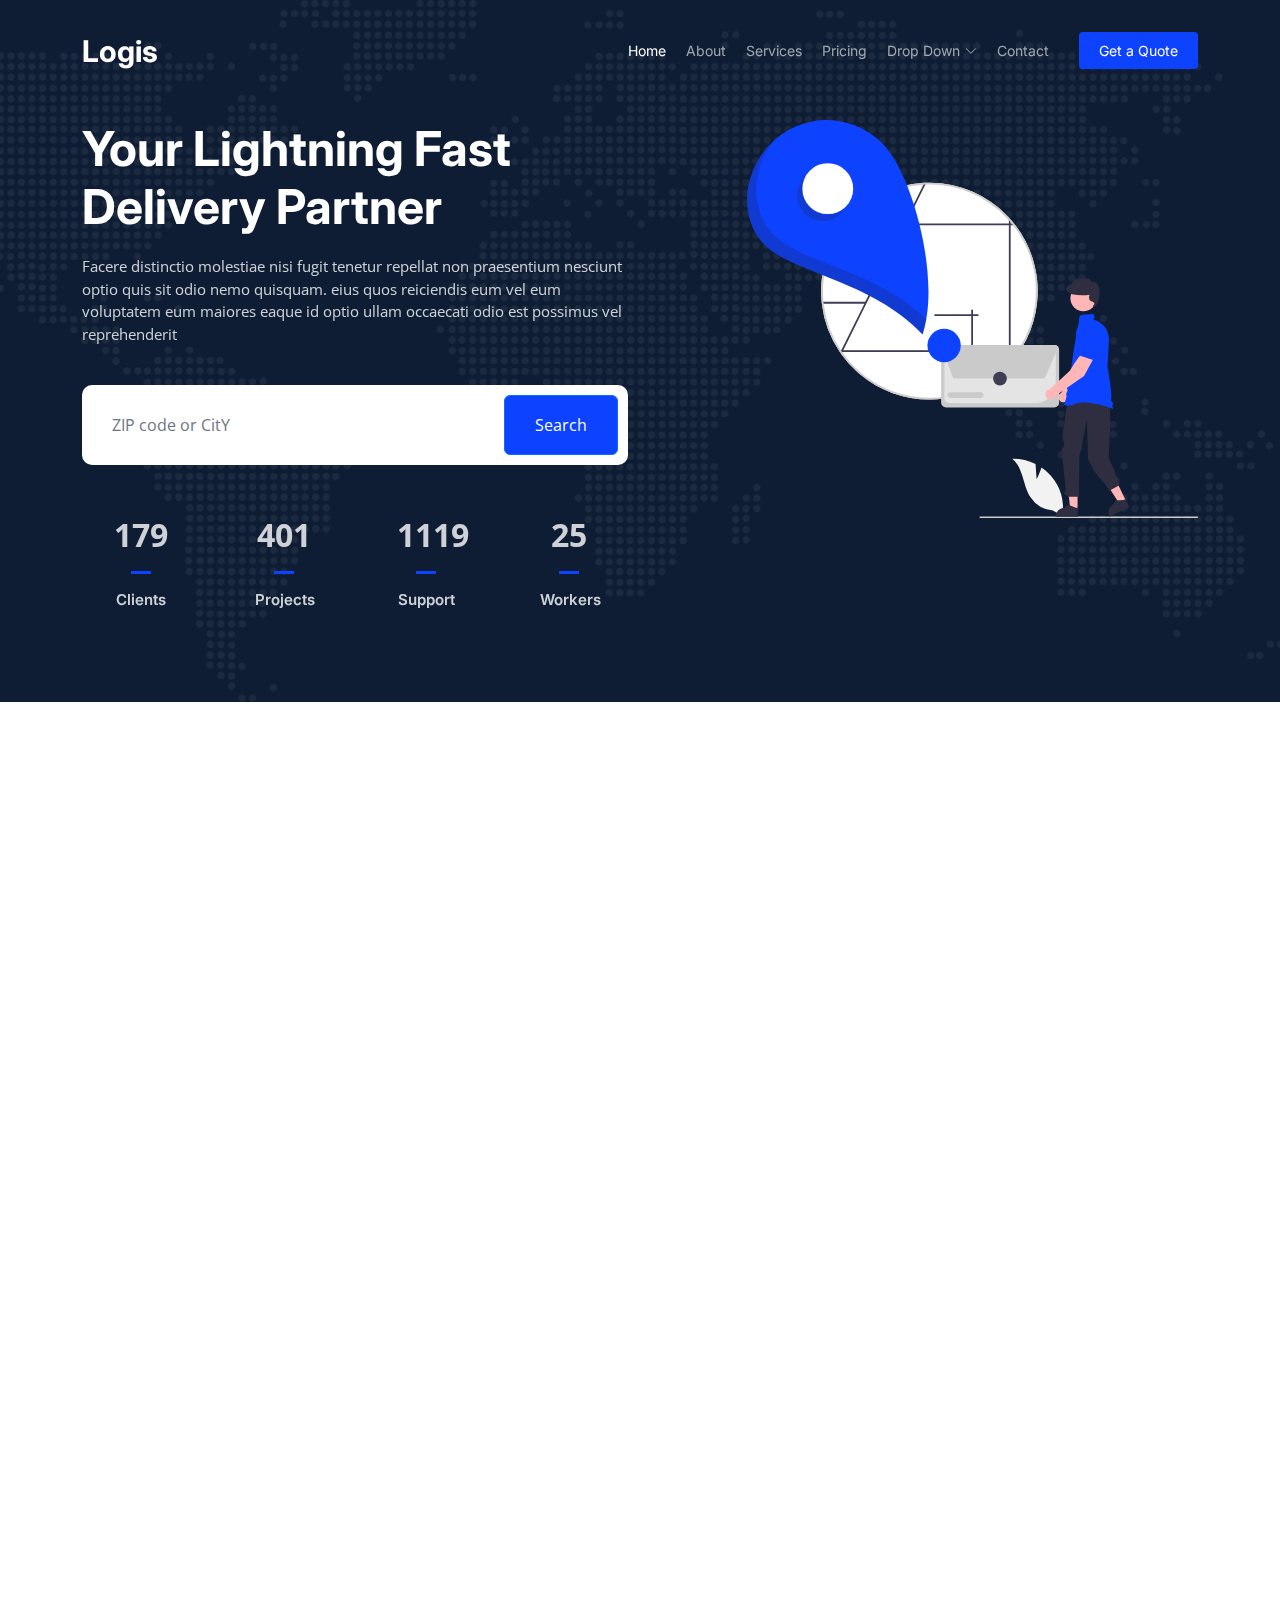
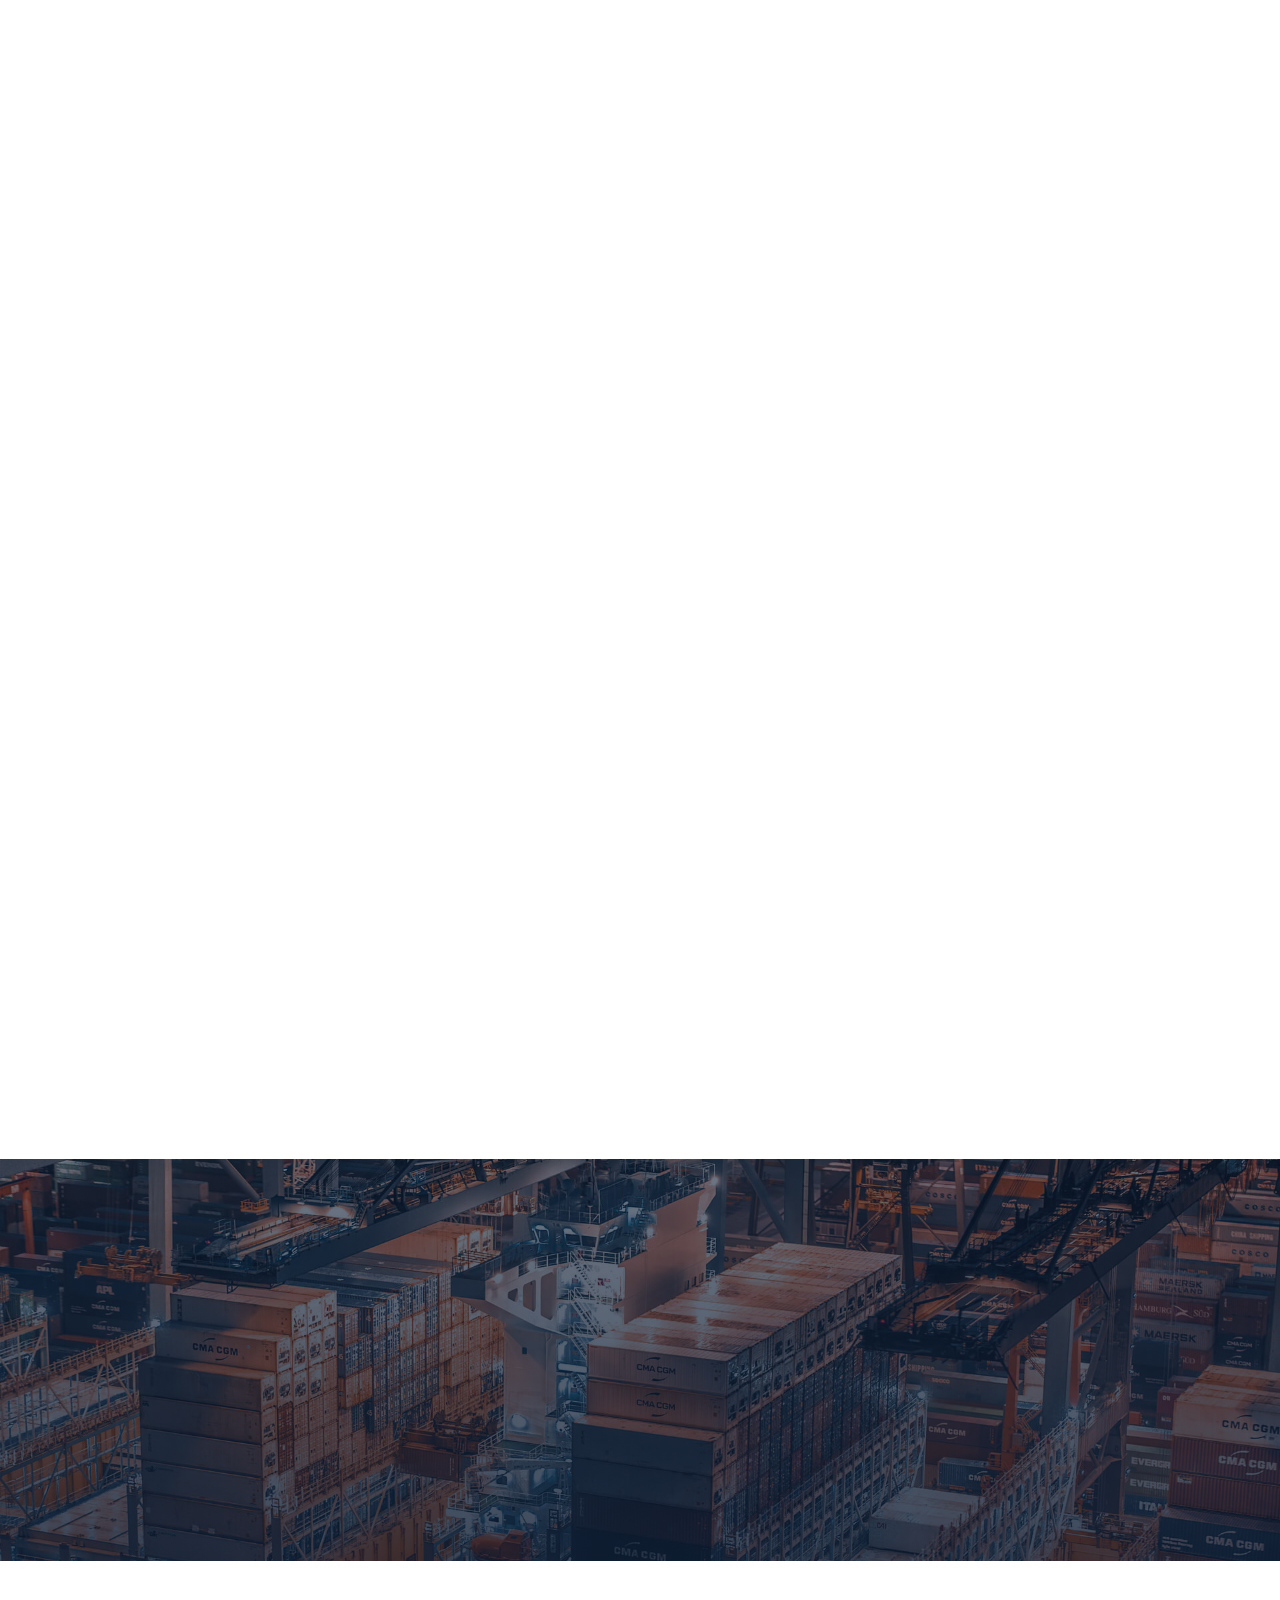
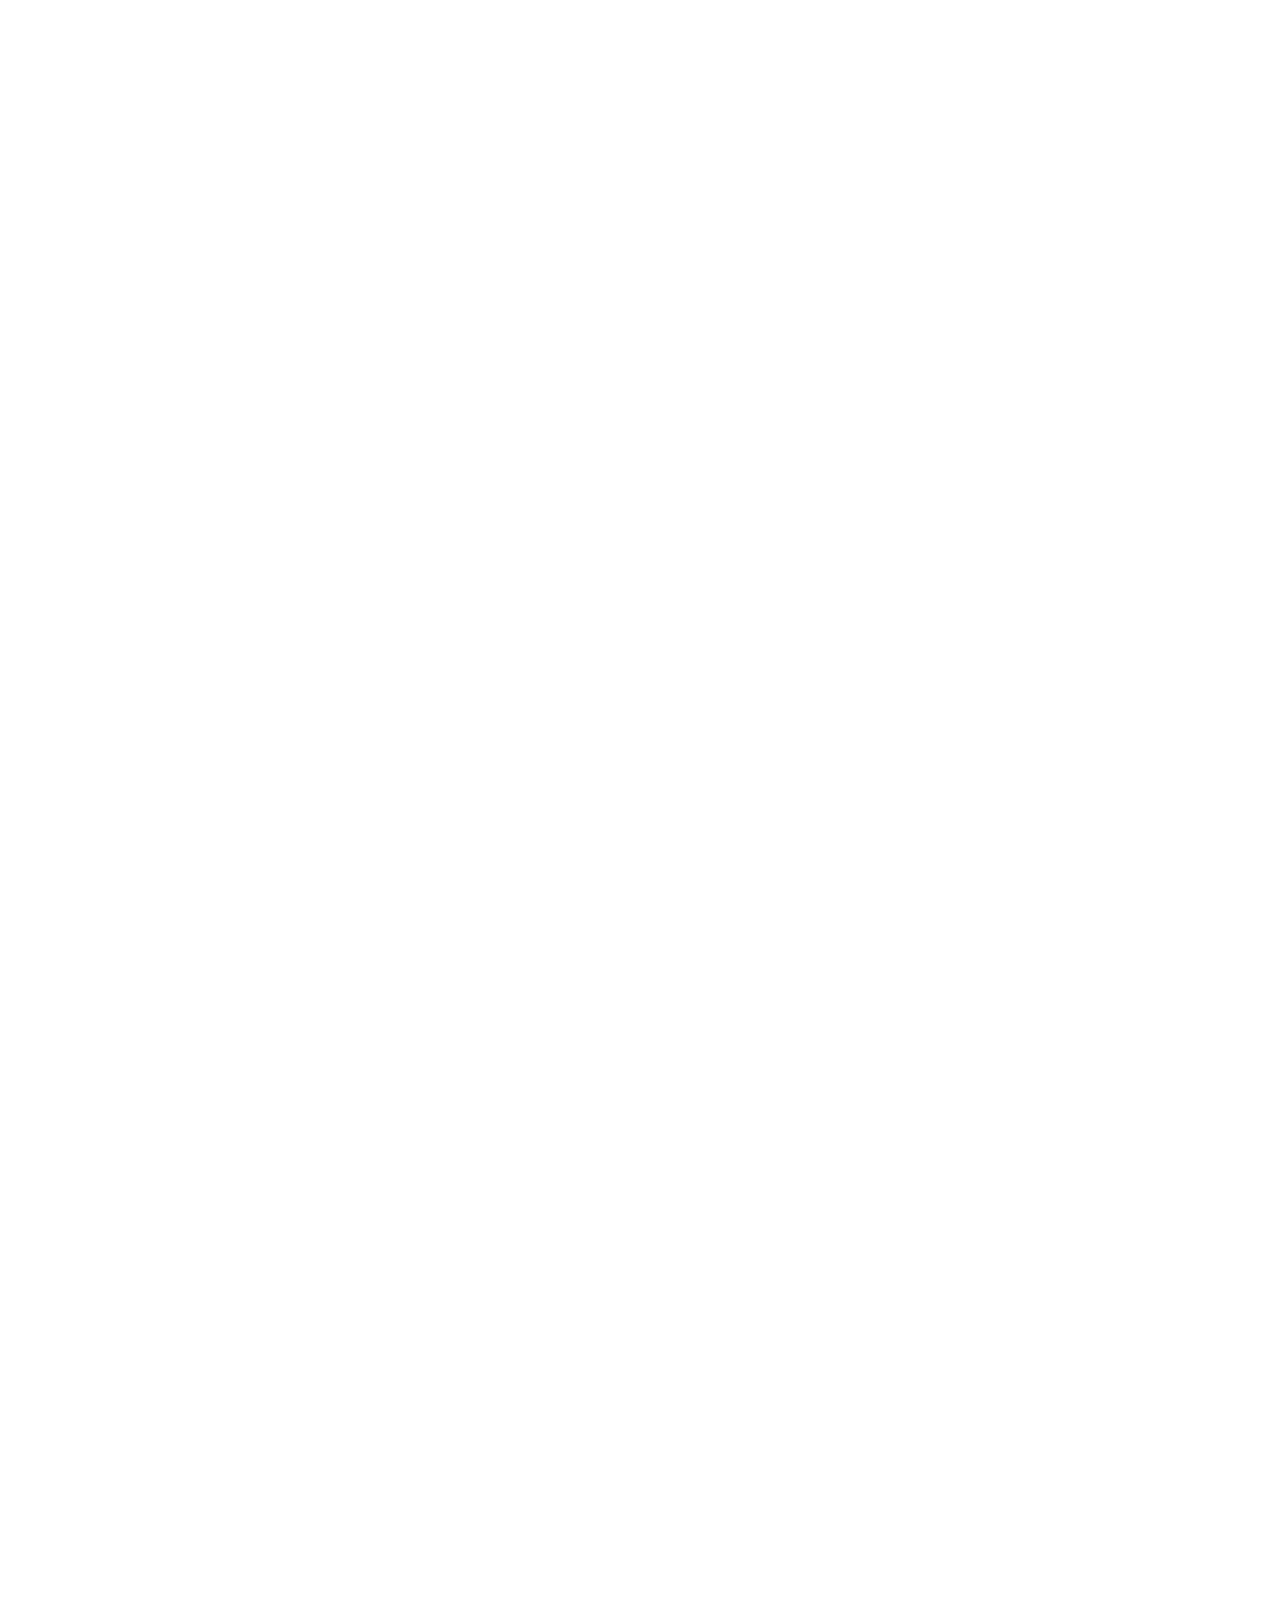
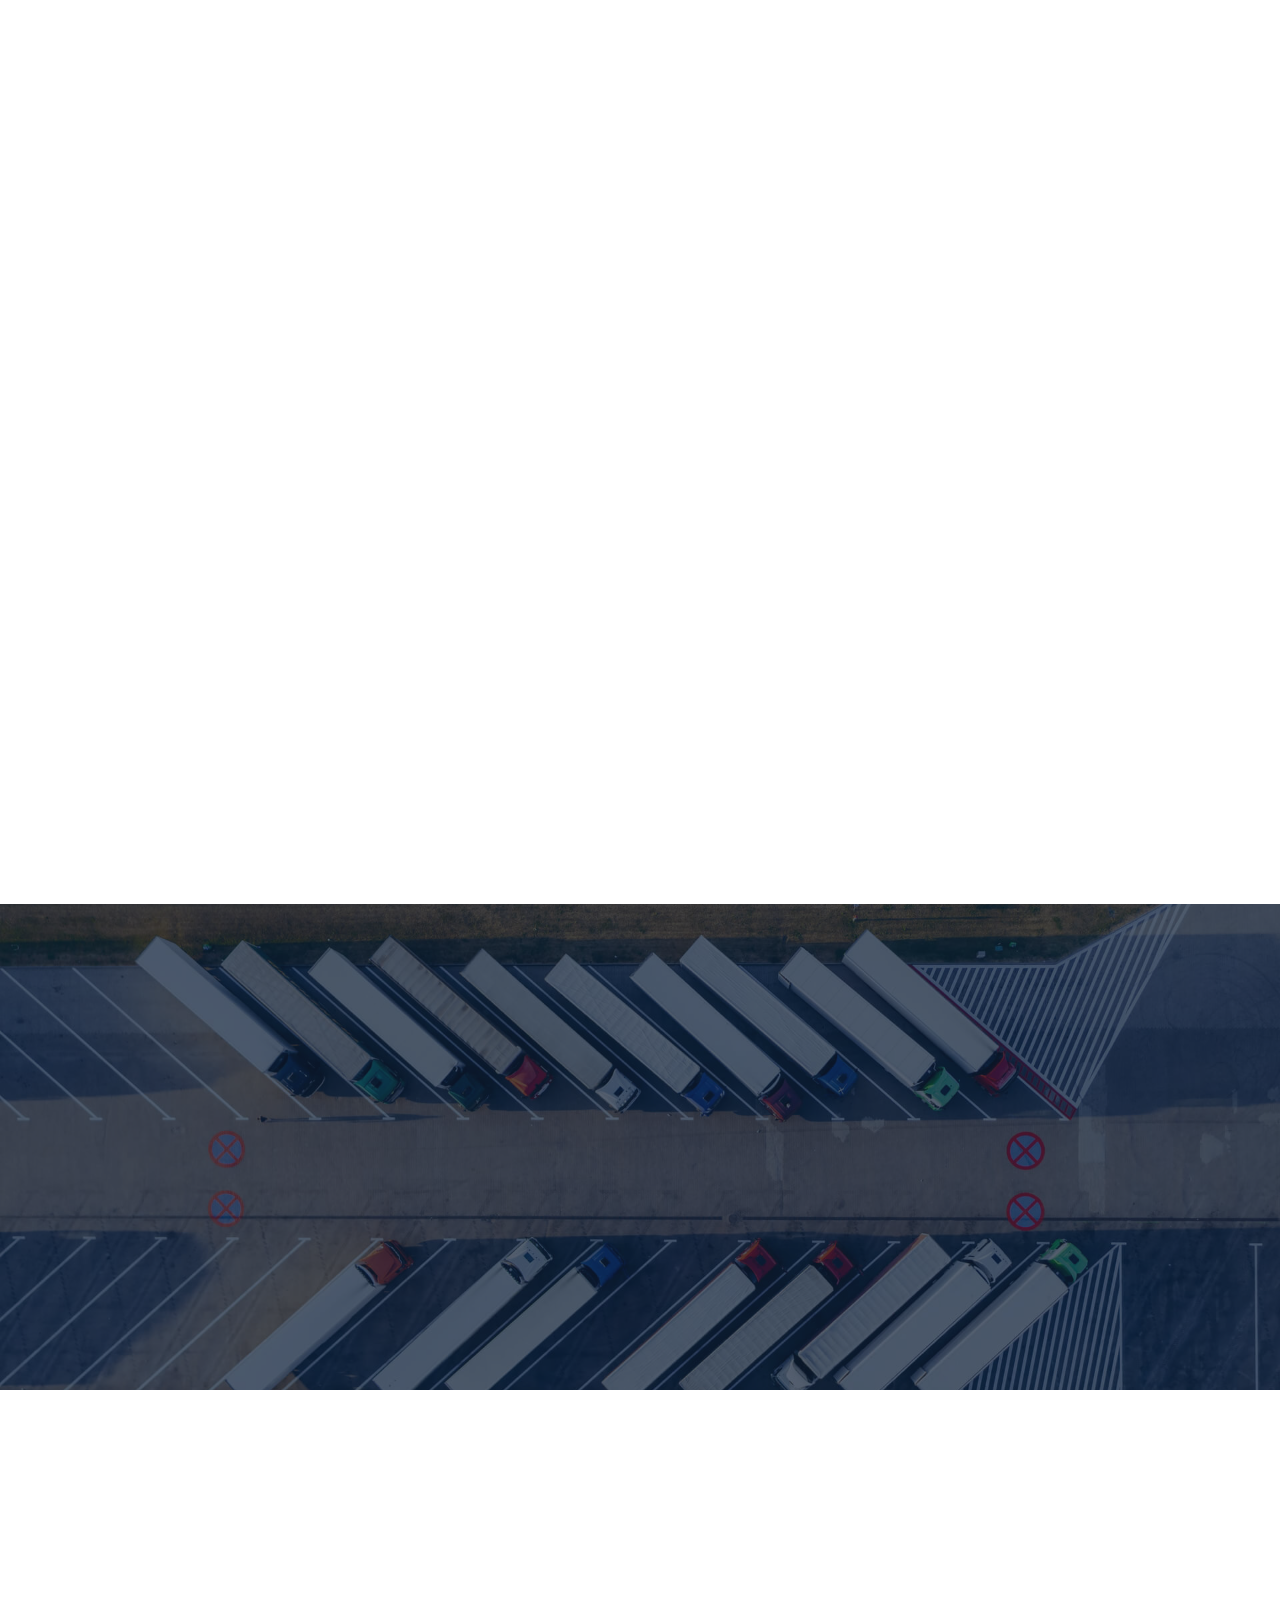
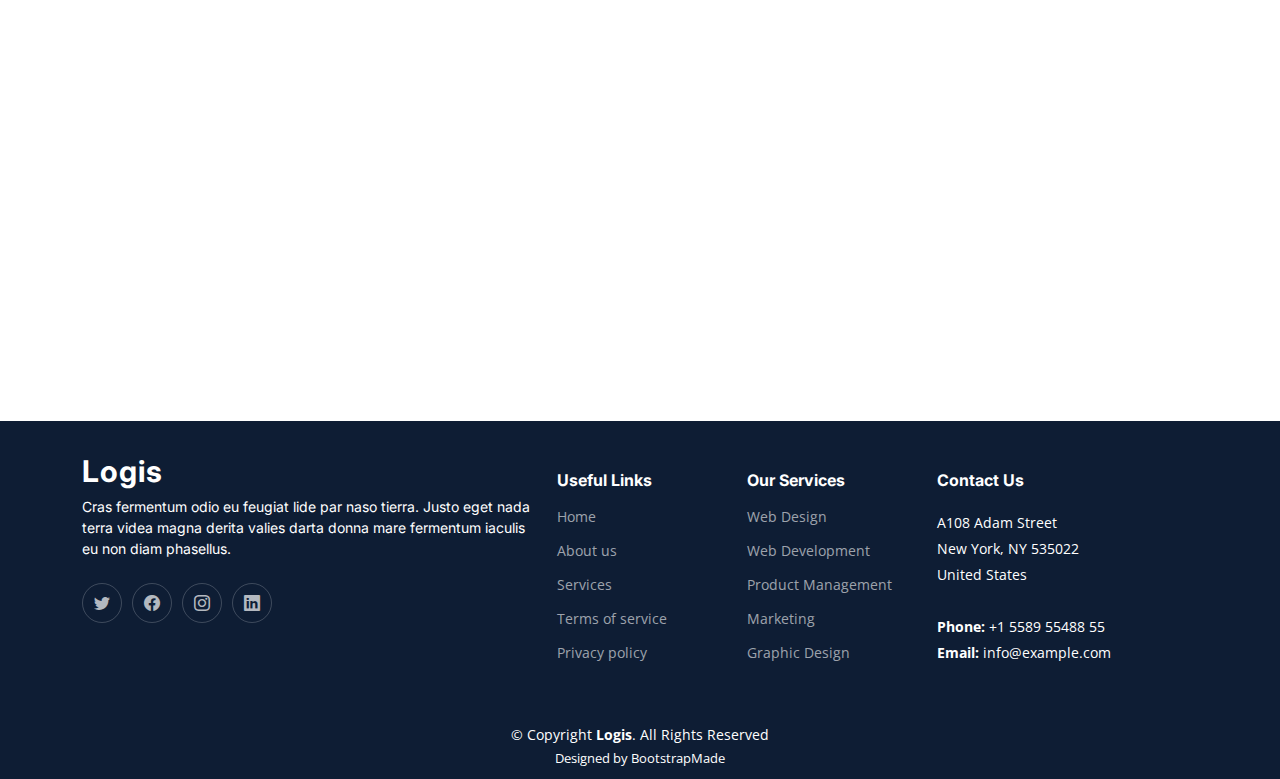
<file: index.html>
<!DOCTYPE html>
<html lang="en">

<head>
  <meta charset="utf-8">
  <meta content="width=device-width, initial-scale=1.0" name="viewport">

  <title>Logis Bootstrap Template - Index</title>
  <meta content="" name="description">
  <meta content="" name="keywords">

  <!-- Favicons -->
  <link href="assets/img/favicon.png" rel="icon">
  <link href="assets/img/apple-touch-icon.png" rel="apple-touch-icon">

  <!-- Google Fonts -->
  <link rel="preconnect" href="https://fonts.googleapis.com">
  <link rel="preconnect" href="https://fonts.gstatic.com" crossorigin>
  <link href="https://fonts.googleapis.com/css2?family=Open+Sans:ital,wght@0,300;0,400;0,500;0,600;0,700;1,300;1,400;1,600;1,700&family=Poppins:ital,wght@0,300;0,400;0,500;0,600;0,700;1,300;1,400;1,500;1,600;1,700&family=Inter:ital,wght@0,300;0,400;0,500;0,600;0,700;1,300;1,400;1,500;1,600;1,700&display=swap" rel="stylesheet">

  <!-- Vendor CSS Files -->
  <link href="assets/vendor/bootstrap/css/bootstrap.min.css" rel="stylesheet">
  <link href="assets/vendor/bootstrap-icons/bootstrap-icons.css" rel="stylesheet">
  <link href="assets/vendor/fontawesome-free/css/all.min.css" rel="stylesheet">
  <link href="assets/vendor/glightbox/css/glightbox.min.css" rel="stylesheet">
  <link href="assets/vendor/swiper/swiper-bundle.min.css" rel="stylesheet">
  <link href="assets/vendor/aos/aos.css" rel="stylesheet">

  <!-- Template Main CSS File -->
  <link href="assets/css/main.css" rel="stylesheet">

  <!-- =======================================================
  * Template Name: Logis - v1.2.1
  * Template URL: https://bootstrapmade.com/logis-bootstrap-logistics-website-template/
  * Author: BootstrapMade.com
  * License: https://bootstrapmade.com/license/
  ======================================================== -->
</head>

<body>

  <!-- ======= Header ======= -->
  <header id="header" class="header d-flex align-items-center fixed-top">
    <div class="container-fluid container-xl d-flex align-items-center justify-content-between">

      <a href="index.html" class="logo d-flex align-items-center">
        <!-- Uncomment the line below if you also wish to use an image logo -->
        <!-- <img src="assets/img/logo.png" alt=""> -->
        <h1>Logis</h1>
      </a>

      <i class="mobile-nav-toggle mobile-nav-show bi bi-list"></i>
      <i class="mobile-nav-toggle mobile-nav-hide d-none bi bi-x"></i>
      <nav id="navbar" class="navbar">
        <ul>
          <li><a href="index.html" class="active">Home</a></li>
          <li><a href="about.html">About</a></li>
          <li><a href="services.html">Services</a></li>
          <li><a href="pricing.html">Pricing</a></li>
          <li class="dropdown"><a href="#"><span>Drop Down</span> <i class="bi bi-chevron-down dropdown-indicator"></i></a>
            <ul>
              <li><a href="#">Drop Down 1</a></li>
              <li class="dropdown"><a href="#"><span>Deep Drop Down</span> <i class="bi bi-chevron-down dropdown-indicator"></i></a>
                <ul>
                  <li><a href="#">Deep Drop Down 1</a></li>
                  <li><a href="#">Deep Drop Down 2</a></li>
                  <li><a href="#">Deep Drop Down 3</a></li>
                  <li><a href="#">Deep Drop Down 4</a></li>
                  <li><a href="#">Deep Drop Down 5</a></li>
                </ul>
              </li>
              <li><a href="#">Drop Down 2</a></li>
              <li><a href="#">Drop Down 3</a></li>
              <li><a href="#">Drop Down 4</a></li>
            </ul>
          </li>
          <li><a href="contact.html">Contact</a></li>
          <li><a class="get-a-quote" href="get-a-quote.html">Get a Quote</a></li>
        </ul>
      </nav><!-- .navbar -->

    </div>
  </header><!-- End Header -->
  <!-- End Header -->

  <!-- ======= Hero Section ======= -->
  <section id="hero" class="hero d-flex align-items-center">
    <div class="container">
      <div class="row gy-4 d-flex justify-content-between">
        <div class="col-lg-6 order-2 order-lg-1 d-flex flex-column justify-content-center">
          <h2 data-aos="fade-up">Your Lightning Fast Delivery Partner</h2>
          <p data-aos="fade-up" data-aos-delay="100">Facere distinctio molestiae nisi fugit tenetur repellat non praesentium nesciunt optio quis sit odio nemo quisquam. eius quos reiciendis eum vel eum voluptatem eum maiores eaque id optio ullam occaecati odio est possimus vel reprehenderit</p>

          <form action="#" class="form-search d-flex align-items-stretch mb-3" data-aos="fade-up" data-aos-delay="200">
            <input type="text" class="form-control" placeholder="ZIP code or CitY">
            <button type="submit" class="btn btn-primary">Search</button>
          </form>

          <div class="row gy-4" data-aos="fade-up" data-aos-delay="400">

            <div class="col-lg-3 col-6">
              <div class="stats-item text-center w-100 h-100">
                <span data-purecounter-start="0" data-purecounter-end="232" data-purecounter-duration="1" class="purecounter"></span>
                <p>Clients</p>
              </div>
            </div><!-- End Stats Item -->

            <div class="col-lg-3 col-6">
              <div class="stats-item text-center w-100 h-100">
                <span data-purecounter-start="0" data-purecounter-end="521" data-purecounter-duration="1" class="purecounter"></span>
                <p>Projects</p>
              </div>
            </div><!-- End Stats Item -->

            <div class="col-lg-3 col-6">
              <div class="stats-item text-center w-100 h-100">
                <span data-purecounter-start="0" data-purecounter-end="1453" data-purecounter-duration="1" class="purecounter"></span>
                <p>Support</p>
              </div>
            </div><!-- End Stats Item -->

            <div class="col-lg-3 col-6">
              <div class="stats-item text-center w-100 h-100">
                <span data-purecounter-start="0" data-purecounter-end="32" data-purecounter-duration="1" class="purecounter"></span>
                <p>Workers</p>
              </div>
            </div><!-- End Stats Item -->

          </div>
        </div>

        <div class="col-lg-5 order-1 order-lg-2 hero-img" data-aos="zoom-out">
          <img src="assets/img/hero-img.svg" class="img-fluid mb-3 mb-lg-0" alt="">
        </div>

      </div>
    </div>
  </section><!-- End Hero Section -->

  <main id="main">

    <!-- ======= Featured Services Section ======= -->
    <section id="featured-services" class="featured-services">
      <div class="container">

        <div class="row gy-4">

          <div class="col-lg-4 col-md-6 service-item d-flex" data-aos="fade-up">
            <div class="icon flex-shrink-0"><i class="fa-solid fa-cart-flatbed"></i></div>
            <div>
              <h4 class="title">Lorem Ipsum</h4>
              <p class="description">Voluptatum deleniti atque corrupti quos dolores et quas molestias excepturi sint occaecati cupiditate non provident</p>
              <a href="service-details.html" class="readmore stretched-link"><span>Learn More</span><i class="bi bi-arrow-right"></i></a>
            </div>
          </div>
          <!-- End Service Item -->

          <div class="col-lg-4 col-md-6 service-item d-flex" data-aos="fade-up" data-aos-delay="100">
            <div class="icon flex-shrink-0"><i class="fa-solid fa-truck"></i></div>
            <div>
              <h4 class="title">Dolor Sitema</h4>
              <p class="description">Minim veniam, quis nostrud exercitation ullamco laboris nisi ut aliquip ex ea commodo consequat tarad limino ata</p>
              <a href="service-details.html" class="readmore stretched-link"><span>Learn More</span><i class="bi bi-arrow-right"></i></a>
            </div>
          </div><!-- End Service Item -->

          <div class="col-lg-4 col-md-6 service-item d-flex" data-aos="fade-up" data-aos-delay="200">
            <div class="icon flex-shrink-0"><i class="fa-solid fa-truck-ramp-box"></i></div>
            <div>
              <h4 class="title">Sed ut perspiciatis</h4>
              <p class="description">Duis aute irure dolor in reprehenderit in voluptate velit esse cillum dolore eu fugiat nulla pariatur</p>
              <a href="service-details.html" class="readmore stretched-link"><span>Learn More</span><i class="bi bi-arrow-right"></i></a>
            </div>
          </div><!-- End Service Item -->

        </div>

      </div>
    </section><!-- End Featured Services Section -->

    <!-- ======= About Us Section ======= -->
    <section id="about" class="about pt-0">
      <div class="container" data-aos="fade-up">

        <div class="row gy-4">
          <div class="col-lg-6 position-relative align-self-start order-lg-last order-first">
            <img src="assets/img/about.jpg" class="img-fluid" alt="">
            <a href="https://www.youtube.com/watch?v=LXb3EKWsInQ" class="glightbox play-btn"></a>
          </div>
          <div class="col-lg-6 content order-last  order-lg-first">
            <h3>About Us</h3>
            <p>
              Dolor iure expedita id fuga asperiores qui sunt consequatur minima. Quidem voluptas deleniti. Sit quia molestiae quia quas qui magnam itaque veritatis dolores. Corrupti totam ut eius incidunt reiciendis veritatis asperiores placeat.
            </p>
            <ul>
              <li data-aos="fade-up" data-aos-delay="100">
                <i class="bi bi-diagram-3"></i>
                <div>
                  <h5>Ullamco laboris nisi ut aliquip consequat</h5>
                  <p>Magni facilis facilis repellendus cum excepturi quaerat praesentium libre trade</p>
                </div>
              </li>
              <li data-aos="fade-up" data-aos-delay="200">
                <i class="bi bi-fullscreen-exit"></i>
                <div>
                  <h5>Magnam soluta odio exercitationem reprehenderi</h5>
                  <p>Quo totam dolorum at pariatur aut distinctio dolorum laudantium illo direna pasata redi</p>
                </div>
              </li>
              <li data-aos="fade-up" data-aos-delay="300">
                <i class="bi bi-broadcast"></i>
                <div>
                  <h5>Voluptatem et qui exercitationem</h5>
                  <p>Et velit et eos maiores est tempora et quos dolorem autem tempora incidunt maxime veniam</p>
                </div>
              </li>
            </ul>
          </div>
        </div>

      </div>
    </section><!-- End About Us Section -->

    <!-- ======= Services Section ======= -->
    <section id="service" class="services pt-0">
      <div class="container" data-aos="fade-up">

        <div class="section-header">
          <span>Our Services</span>
          <h2>Our Services</h2>

        </div>

        <div class="row gy-4">

          <div class="col-lg-4 col-md-6" data-aos="fade-up" data-aos-delay="100">
            <div class="card">
              <div class="card-img">
                <img src="assets/img/storage-service.jpg" alt="" class="img-fluid">
              </div>
              <h3><a href="service-details.html" class="stretched-link">Storage</a></h3>
              <p>Cumque eos in qui numquam. Aut aspernatur perferendis sed atque quia voluptas quisquam repellendus temporibus itaqueofficiis odit</p>
            </div>
          </div><!-- End Card Item -->

          <div class="col-lg-4 col-md-6" data-aos="fade-up" data-aos-delay="200">
            <div class="card">
              <div class="card-img">
                <img src="assets/img/logistics-service.jpg" alt="" class="img-fluid">
              </div>
              <h3><a href="service-details.html" class="stretched-link">Logistics</a></h3>
              <p>Asperiores provident dolor accusamus pariatur dolore nam id audantium ut et iure incidunt molestiae dolor ipsam ducimus occaecati nisi</p>
            </div>
          </div><!-- End Card Item -->

          <div class="col-lg-4 col-md-6" data-aos="fade-up" data-aos-delay="300">
            <div class="card">
              <div class="card-img">
                <img src="assets/img/cargo-service.jpg" alt="" class="img-fluid">
              </div>
              <h3><a href="service-details.html" class="stretched-link">Cargo</a></h3>
              <p>Dicta quam similique quia architecto eos nisi aut ratione aut ipsum reiciendis sit doloremque oluptatem aut et molestiae ut et nihil</p>
            </div>
          </div><!-- End Card Item -->

          <div class="col-lg-4 col-md-6" data-aos="fade-up" data-aos-delay="400">
            <div class="card">
              <div class="card-img">
                <img src="assets/img/trucking-service.jpg" alt="" class="img-fluid">
              </div>
              <h3><a href="service-details.html" class="stretched-link">Trucking</a></h3>
              <p>Dicta quam similique quia architecto eos nisi aut ratione aut ipsum reiciendis sit doloremque oluptatem aut et molestiae ut et nihil</p>
            </div>
          </div><!-- End Card Item -->

          <div class="col-lg-4 col-md-6" data-aos="fade-up" data-aos-delay="500">
            <div class="card">
              <div class="card-img">
                <img src="assets/img/packaging-service.jpg" alt="" class="img-fluid">
              </div>
              <h3><a href="service-details.html" class="stretched-link">Packaging</a></h3>
              <p>Illo consequuntur quisquam delectus praesentium modi dignissimos facere vel cum onsequuntur maiores beatae consequatur magni voluptates</p>
            </div>
          </div><!-- End Card Item -->

          <div class="col-lg-4 col-md-6" data-aos="fade-up" data-aos-delay="600">
            <div class="card">
              <div class="card-img">
                <img src="assets/img/warehousing-service.jpg" alt="" class="img-fluid">
              </div>
              <h3><a href="service-details.html" class="stretched-link">Warehousing</a></h3>
              <p>Quas assumenda non occaecati molestiae. In aut earum sed natus eatae in vero. Ab modi quisquam aut nostrum unde et qui est non quo nulla</p>
            </div>
          </div><!-- End Card Item -->

        </div>

      </div>
    </section><!-- End Services Section -->

    <!-- ======= Call To Action Section ======= -->
    <section id="call-to-action" class="call-to-action">
      <div class="container" data-aos="zoom-out">

        <div class="row justify-content-center">
          <div class="col-lg-8 text-center">
            <h3>Call To Action</h3>
            <p> Duis aute irure dolor in reprehenderit in voluptate velit esse cillum dolore eu fugiat nulla pariatur. Excepteur sint occaecat cupidatat non proident, sunt in culpa qui officia deserunt mollit anim id est laborum.</p>
            <a class="cta-btn" href="#">Call To Action</a>
          </div>
        </div>

      </div>
    </section><!-- End Call To Action Section -->

    <!-- ======= Features Section ======= -->
    <section id="features" class="features">
      <div class="container">

        <div class="row gy-4 align-items-center features-item" data-aos="fade-up">

          <div class="col-md-5">
            <img src="assets/img/features-1.jpg" class="img-fluid" alt="">
          </div>
          <div class="col-md-7">
            <h3>Voluptatem dignissimos provident quasi corporis voluptates sit assumenda.</h3>
            <p class="fst-italic">
              Lorem ipsum dolor sit amet, consectetur adipiscing elit, sed do eiusmod tempor incididunt ut labore et dolore
              magna aliqua.
            </p>
            <ul>
              <li><i class="bi bi-check"></i> Ullamco laboris nisi ut aliquip ex ea commodo consequat.</li>
              <li><i class="bi bi-check"></i> Duis aute irure dolor in reprehenderit in voluptate velit.</li>
              <li><i class="bi bi-check"></i> Ullam est qui quos consequatur eos accusamus.</li>
            </ul>
          </div>
        </div><!-- Features Item -->

        <div class="row gy-4 align-items-center features-item" data-aos="fade-up">
          <div class="col-md-5 order-1 order-md-2">
            <img src="assets/img/features-2.jpg" class="img-fluid" alt="">
          </div>
          <div class="col-md-7 order-2 order-md-1">
            <h3>Corporis temporibus maiores provident</h3>
            <p class="fst-italic">
              Lorem ipsum dolor sit amet, consectetur adipiscing elit, sed do eiusmod tempor incididunt ut labore et dolore
              magna aliqua.
            </p>
            <p>
              Ullamco laboris nisi ut aliquip ex ea commodo consequat. Duis aute irure dolor in reprehenderit in voluptate
              velit esse cillum dolore eu fugiat nulla pariatur. Excepteur sint occaecat cupidatat non proident, sunt in
              culpa qui officia deserunt mollit anim id est laborum
            </p>
          </div>
        </div><!-- Features Item -->

        <div class="row gy-4 align-items-center features-item" data-aos="fade-up">
          <div class="col-md-5">
            <img src="assets/img/features-3.jpg" class="img-fluid" alt="">
          </div>
          <div class="col-md-7">
            <h3>Sunt consequatur ad ut est nulla consectetur reiciendis animi voluptas</h3>
            <p>Cupiditate placeat cupiditate placeat est ipsam culpa. Delectus quia minima quod. Sunt saepe odit aut quia voluptatem hic voluptas dolor doloremque.</p>
            <ul>
              <li><i class="bi bi-check"></i> Ullamco laboris nisi ut aliquip ex ea commodo consequat.</li>
              <li><i class="bi bi-check"></i> Duis aute irure dolor in reprehenderit in voluptate velit.</li>
              <li><i class="bi bi-check"></i> Facilis ut et voluptatem aperiam. Autem soluta ad fugiat.</li>
            </ul>
          </div>
        </div><!-- Features Item -->

        <div class="row gy-4 align-items-center features-item" data-aos="fade-up">
          <div class="col-md-5 order-1 order-md-2">
            <img src="assets/img/features-4.jpg" class="img-fluid" alt="">
          </div>
          <div class="col-md-7 order-2 order-md-1">
            <h3>Quas et necessitatibus eaque impedit ipsum animi consequatur incidunt in</h3>
            <p class="fst-italic">
              Lorem ipsum dolor sit amet, consectetur adipiscing elit, sed do eiusmod tempor incididunt ut labore et dolore
              magna aliqua.
            </p>
            <p>
              Ullamco laboris nisi ut aliquip ex ea commodo consequat. Duis aute irure dolor in reprehenderit in voluptate
              velit esse cillum dolore eu fugiat nulla pariatur. Excepteur sint occaecat cupidatat non proident, sunt in
              culpa qui officia deserunt mollit anim id est laborum
            </p>
          </div>
        </div><!-- Features Item -->

      </div>
    </section><!-- End Features Section -->

    <!-- ======= Pricing Section ======= -->
    <section id="pricing" class="pricing pt-0">
      <div class="container" data-aos="fade-up">

        <div class="section-header">
          <span>Pricing</span>
          <h2>Pricing</h2>

        </div>

        <div class="row gy-4">

          <div class="col-lg-4" data-aos="fade-up" data-aos-delay="100">
            <div class="pricing-item">
              <h3>Free Plan</h3>
              <h4><sup>$</sup>0<span> / month</span></h4>
              <ul>
                <li><i class="bi bi-check"></i> Quam adipiscing vitae proin</li>
                <li><i class="bi bi-check"></i> Nec feugiat nisl pretium</li>
                <li><i class="bi bi-check"></i> Nulla at volutpat diam uteera</li>
                <li class="na"><i class="bi bi-x"></i> <span>Pharetra massa massa ultricies</span></li>
                <li class="na"><i class="bi bi-x"></i> <span>Massa ultricies mi quis hendrerit</span></li>
              </ul>
              <a href="#" class="buy-btn">Buy Now</a>
            </div>
          </div><!-- End Pricing Item -->

          <div class="col-lg-4" data-aos="fade-up" data-aos-delay="200">
            <div class="pricing-item featured">
              <h3>Business Plan</h3>
              <h4><sup>$</sup>29<span> / month</span></h4>
              <ul>
                <li><i class="bi bi-check"></i> Quam adipiscing vitae proin</li>
                <li><i class="bi bi-check"></i> Nec feugiat nisl pretium</li>
                <li><i class="bi bi-check"></i> Nulla at volutpat diam uteera</li>
                <li><i class="bi bi-check"></i> Pharetra massa massa ultricies</li>
                <li><i class="bi bi-check"></i> Massa ultricies mi quis hendrerit</li>
              </ul>
              <a href="#" class="buy-btn">Buy Now</a>
            </div>
          </div><!-- End Pricing Item -->

          <div class="col-lg-4" data-aos="fade-up" data-aos-delay="300">
            <div class="pricing-item">
              <h3>Developer Plan</h3>
              <h4><sup>$</sup>49<span> / month</span></h4>
              <ul>
                <li><i class="bi bi-check"></i> Quam adipiscing vitae proin</li>
                <li><i class="bi bi-check"></i> Nec feugiat nisl pretium</li>
                <li><i class="bi bi-check"></i> Nulla at volutpat diam uteera</li>
                <li><i class="bi bi-check"></i> Pharetra massa massa ultricies</li>
                <li><i class="bi bi-check"></i> Massa ultricies mi quis hendrerit</li>
              </ul>
              <a href="#" class="buy-btn">Buy Now</a>
            </div>
          </div><!-- End Pricing Item -->

        </div>

      </div>
    </section><!-- End Pricing Section -->

    <!-- ======= Testimonials Section ======= -->
    <section id="testimonials" class="testimonials">
      <div class="container">

        <div class="slides-1 swiper" data-aos="fade-up">
          <div class="swiper-wrapper">

            <div class="swiper-slide">
              <div class="testimonial-item">
                <img src="assets/img/testimonials/testimonials-1.jpg" class="testimonial-img" alt="">
                <h3>Saul Goodman</h3>
                <h4>Ceo &amp; Founder</h4>
                <div class="stars">
                  <i class="bi bi-star-fill"></i><i class="bi bi-star-fill"></i><i class="bi bi-star-fill"></i><i class="bi bi-star-fill"></i><i class="bi bi-star-fill"></i>
                </div>
                <p>
                  <i class="bi bi-quote quote-icon-left"></i>
                  Proin iaculis purus consequat sem cure digni ssim donec porttitora entum suscipit rhoncus. Accusantium quam, ultricies eget id, aliquam eget nibh et. Maecen aliquam, risus at semper.
                  <i class="bi bi-quote quote-icon-right"></i>
                </p>
              </div>
            </div><!-- End testimonial item -->

            <div class="swiper-slide">
              <div class="testimonial-item">
                <img src="assets/img/testimonials/testimonials-2.jpg" class="testimonial-img" alt="">
                <h3>Sara Wilsson</h3>
                <h4>Designer</h4>
                <div class="stars">
                  <i class="bi bi-star-fill"></i><i class="bi bi-star-fill"></i><i class="bi bi-star-fill"></i><i class="bi bi-star-fill"></i><i class="bi bi-star-fill"></i>
                </div>
                <p>
                  <i class="bi bi-quote quote-icon-left"></i>
                  Export tempor illum tamen malis malis eram quae irure esse labore quem cillum quid cillum eram malis quorum velit fore eram velit sunt aliqua noster fugiat irure amet legam anim culpa.
                  <i class="bi bi-quote quote-icon-right"></i>
                </p>
              </div>
            </div><!-- End testimonial item -->

            <div class="swiper-slide">
              <div class="testimonial-item">
                <img src="assets/img/testimonials/testimonials-3.jpg" class="testimonial-img" alt="">
                <h3>Jena Karlis</h3>
                <h4>Store Owner</h4>
                <div class="stars">
                  <i class="bi bi-star-fill"></i><i class="bi bi-star-fill"></i><i class="bi bi-star-fill"></i><i class="bi bi-star-fill"></i><i class="bi bi-star-fill"></i>
                </div>
                <p>
                  <i class="bi bi-quote quote-icon-left"></i>
                  Enim nisi quem export duis labore cillum quae magna enim sint quorum nulla quem veniam duis minim tempor labore quem eram duis noster aute amet eram fore quis sint minim.
                  <i class="bi bi-quote quote-icon-right"></i>
                </p>
              </div>
            </div><!-- End testimonial item -->

            <div class="swiper-slide">
              <div class="testimonial-item">
                <img src="assets/img/testimonials/testimonials-4.jpg" class="testimonial-img" alt="">
                <h3>Matt Brandon</h3>
                <h4>Freelancer</h4>
                <div class="stars">
                  <i class="bi bi-star-fill"></i><i class="bi bi-star-fill"></i><i class="bi bi-star-fill"></i><i class="bi bi-star-fill"></i><i class="bi bi-star-fill"></i>
                </div>
                <p>
                  <i class="bi bi-quote quote-icon-left"></i>
                  Fugiat enim eram quae cillum dolore dolor amet nulla culpa multos export minim fugiat minim velit minim dolor enim duis veniam ipsum anim magna sunt elit fore quem dolore labore illum veniam.
                  <i class="bi bi-quote quote-icon-right"></i>
                </p>
              </div>
            </div><!-- End testimonial item -->

            <div class="swiper-slide">
              <div class="testimonial-item">
                <img src="assets/img/testimonials/testimonials-5.jpg" class="testimonial-img" alt="">
                <h3>John Larson</h3>
                <h4>Entrepreneur</h4>
                <div class="stars">
                  <i class="bi bi-star-fill"></i><i class="bi bi-star-fill"></i><i class="bi bi-star-fill"></i><i class="bi bi-star-fill"></i><i class="bi bi-star-fill"></i>
                </div>
                <p>
                  <i class="bi bi-quote quote-icon-left"></i>
                  Quis quorum aliqua sint quem legam fore sunt eram irure aliqua veniam tempor noster veniam enim culpa labore duis sunt culpa nulla illum cillum fugiat legam esse veniam culpa fore nisi cillum quid.
                  <i class="bi bi-quote quote-icon-right"></i>
                </p>
              </div>
            </div><!-- End testimonial item -->

          </div>
          <div class="swiper-pagination"></div>
        </div>

      </div>
    </section><!-- End Testimonials Section -->

    <!-- ======= Frequently Asked Questions Section ======= -->
    <section id="faq" class="faq">
      <div class="container" data-aos="fade-up">

        <div class="section-header">
          <span>Frequently Asked Questions</span>
          <h2>Frequently Asked Questions</h2>

        </div>

        <div class="row justify-content-center" data-aos="fade-up" data-aos-delay="200">
          <div class="col-lg-10">

            <div class="accordion accordion-flush" id="faqlist">

              <div class="accordion-item">
                <h3 class="accordion-header">
                  <button class="accordion-button collapsed" type="button" data-bs-toggle="collapse" data-bs-target="#faq-content-1">
                    <i class="bi bi-question-circle question-icon"></i>
                    Non consectetur a erat nam at lectus urna duis?
                  </button>
                </h3>
                <div id="faq-content-1" class="accordion-collapse collapse" data-bs-parent="#faqlist">
                  <div class="accordion-body">
                    Feugiat pretium nibh ipsum consequat. Tempus iaculis urna id volutpat lacus laoreet non curabitur gravida. Venenatis lectus magna fringilla urna porttitor rhoncus dolor purus non.
                  </div>
                </div>
              </div><!-- # Faq item-->

              <div class="accordion-item">
                <h3 class="accordion-header">
                  <button class="accordion-button collapsed" type="button" data-bs-toggle="collapse" data-bs-target="#faq-content-2">
                    <i class="bi bi-question-circle question-icon"></i>
                    Feugiat scelerisque varius morbi enim nunc faucibus a pellentesque?
                  </button>
                </h3>
                <div id="faq-content-2" class="accordion-collapse collapse" data-bs-parent="#faqlist">
                  <div class="accordion-body">
                    Dolor sit amet consectetur adipiscing elit pellentesque habitant morbi. Id interdum velit laoreet id donec ultrices. Fringilla phasellus faucibus scelerisque eleifend donec pretium. Est pellentesque elit ullamcorper dignissim. Mauris ultrices eros in cursus turpis massa tincidunt dui.
                  </div>
                </div>
              </div><!-- # Faq item-->

              <div class="accordion-item">
                <h3 class="accordion-header">
                  <button class="accordion-button collapsed" type="button" data-bs-toggle="collapse" data-bs-target="#faq-content-3">
                    <i class="bi bi-question-circle question-icon"></i>
                    Dolor sit amet consectetur adipiscing elit pellentesque habitant morbi?
                  </button>
                </h3>
                <div id="faq-content-3" class="accordion-collapse collapse" data-bs-parent="#faqlist">
                  <div class="accordion-body">
                    Eleifend mi in nulla posuere sollicitudin aliquam ultrices sagittis orci. Faucibus pulvinar elementum integer enim. Sem nulla pharetra diam sit amet nisl suscipit. Rutrum tellus pellentesque eu tincidunt. Lectus urna duis convallis convallis tellus. Urna molestie at elementum eu facilisis sed odio morbi quis
                  </div>
                </div>
              </div><!-- # Faq item-->

              <div class="accordion-item">
                <h3 class="accordion-header">
                  <button class="accordion-button collapsed" type="button" data-bs-toggle="collapse" data-bs-target="#faq-content-4">
                    <i class="bi bi-question-circle question-icon"></i>
                    Ac odio tempor orci dapibus. Aliquam eleifend mi in nulla?
                  </button>
                </h3>
                <div id="faq-content-4" class="accordion-collapse collapse" data-bs-parent="#faqlist">
                  <div class="accordion-body">
                    <i class="bi bi-question-circle question-icon"></i>
                    Dolor sit amet consectetur adipiscing elit pellentesque habitant morbi. Id interdum velit laoreet id donec ultrices. Fringilla phasellus faucibus scelerisque eleifend donec pretium. Est pellentesque elit ullamcorper dignissim. Mauris ultrices eros in cursus turpis massa tincidunt dui.
                  </div>
                </div>
              </div><!-- # Faq item-->

              <div class="accordion-item">
                <h3 class="accordion-header">
                  <button class="accordion-button collapsed" type="button" data-bs-toggle="collapse" data-bs-target="#faq-content-5">
                    <i class="bi bi-question-circle question-icon"></i>
                    Tempus quam pellentesque nec nam aliquam sem et tortor consequat?
                  </button>
                </h3>
                <div id="faq-content-5" class="accordion-collapse collapse" data-bs-parent="#faqlist">
                  <div class="accordion-body">
                    Molestie a iaculis at erat pellentesque adipiscing commodo. Dignissim suspendisse in est ante in. Nunc vel risus commodo viverra maecenas accumsan. Sit amet nisl suscipit adipiscing bibendum est. Purus gravida quis blandit turpis cursus in
                  </div>
                </div>
              </div><!-- # Faq item-->

            </div>

          </div>
        </div>

      </div>
    </section><!-- End Frequently Asked Questions Section -->

  </main><!-- End #main -->

  <!-- ======= Footer ======= -->
  <footer id="footer" class="footer">

    <div class="container">
      <div class="row gy-4">
        <div class="col-lg-5 col-md-12 footer-info">
          <a href="index.html" class="logo d-flex align-items-center">
            <span>Logis</span>
          </a>
          <p>Cras fermentum odio eu feugiat lide par naso tierra. Justo eget nada terra videa magna derita valies darta donna mare fermentum iaculis eu non diam phasellus.</p>
          <div class="social-links d-flex mt-4">
            <a href="#" class="twitter"><i class="bi bi-twitter"></i></a>
            <a href="#" class="facebook"><i class="bi bi-facebook"></i></a>
            <a href="#" class="instagram"><i class="bi bi-instagram"></i></a>
            <a href="#" class="linkedin"><i class="bi bi-linkedin"></i></a>
          </div>
        </div>

        <div class="col-lg-2 col-6 footer-links">
          <h4>Useful Links</h4>
          <ul>
            <li><a href="#">Home</a></li>
            <li><a href="#">About us</a></li>
            <li><a href="#">Services</a></li>
            <li><a href="#">Terms of service</a></li>
            <li><a href="#">Privacy policy</a></li>
          </ul>
        </div>

        <div class="col-lg-2 col-6 footer-links">
          <h4>Our Services</h4>
          <ul>
            <li><a href="#">Web Design</a></li>
            <li><a href="#">Web Development</a></li>
            <li><a href="#">Product Management</a></li>
            <li><a href="#">Marketing</a></li>
            <li><a href="#">Graphic Design</a></li>
          </ul>
        </div>

        <div class="col-lg-3 col-md-12 footer-contact text-center text-md-start">
          <h4>Contact Us</h4>
          <p>
            A108 Adam Street <br>
            New York, NY 535022<br>
            United States <br><br>
            <strong>Phone:</strong> +1 5589 55488 55<br>
            <strong>Email:</strong> info@example.com<br>
          </p>

        </div>

      </div>
    </div>

    <div class="container mt-4">
      <div class="copyright">
        &copy; Copyright <strong><span>Logis</span></strong>. All Rights Reserved
      </div>
      <div class="credits">
        <!-- All the links in the footer should remain intact. -->
        <!-- You can delete the links only if you purchased the pro version. -->
        <!-- Licensing information: https://bootstrapmade.com/license/ -->
        <!-- Purchase the pro version with working PHP/AJAX contact form: https://bootstrapmade.com/logis-bootstrap-logistics-website-template/ -->
        Designed by <a href="https://bootstrapmade.com/">BootstrapMade</a>
      </div>
    </div>

  </footer><!-- End Footer -->
  <!-- End Footer -->

  <a href="#" class="scroll-top d-flex align-items-center justify-content-center"><i class="bi bi-arrow-up-short"></i></a>

  <div id="preloader"></div>

  <!-- Vendor JS Files -->
  <script src="assets/vendor/bootstrap/js/bootstrap.bundle.min.js"></script>
  <script src="assets/vendor/purecounter/purecounter_vanilla.js"></script>
  <script src="assets/vendor/glightbox/js/glightbox.min.js"></script>
  <script src="assets/vendor/swiper/swiper-bundle.min.js"></script>
  <script src="assets/vendor/aos/aos.js"></script>
  <script src="assets/vendor/php-email-form/validate.js"></script>

  <!-- Template Main JS File -->
  <script src="assets/js/main.js"></script>

</body>

</html>
</file>
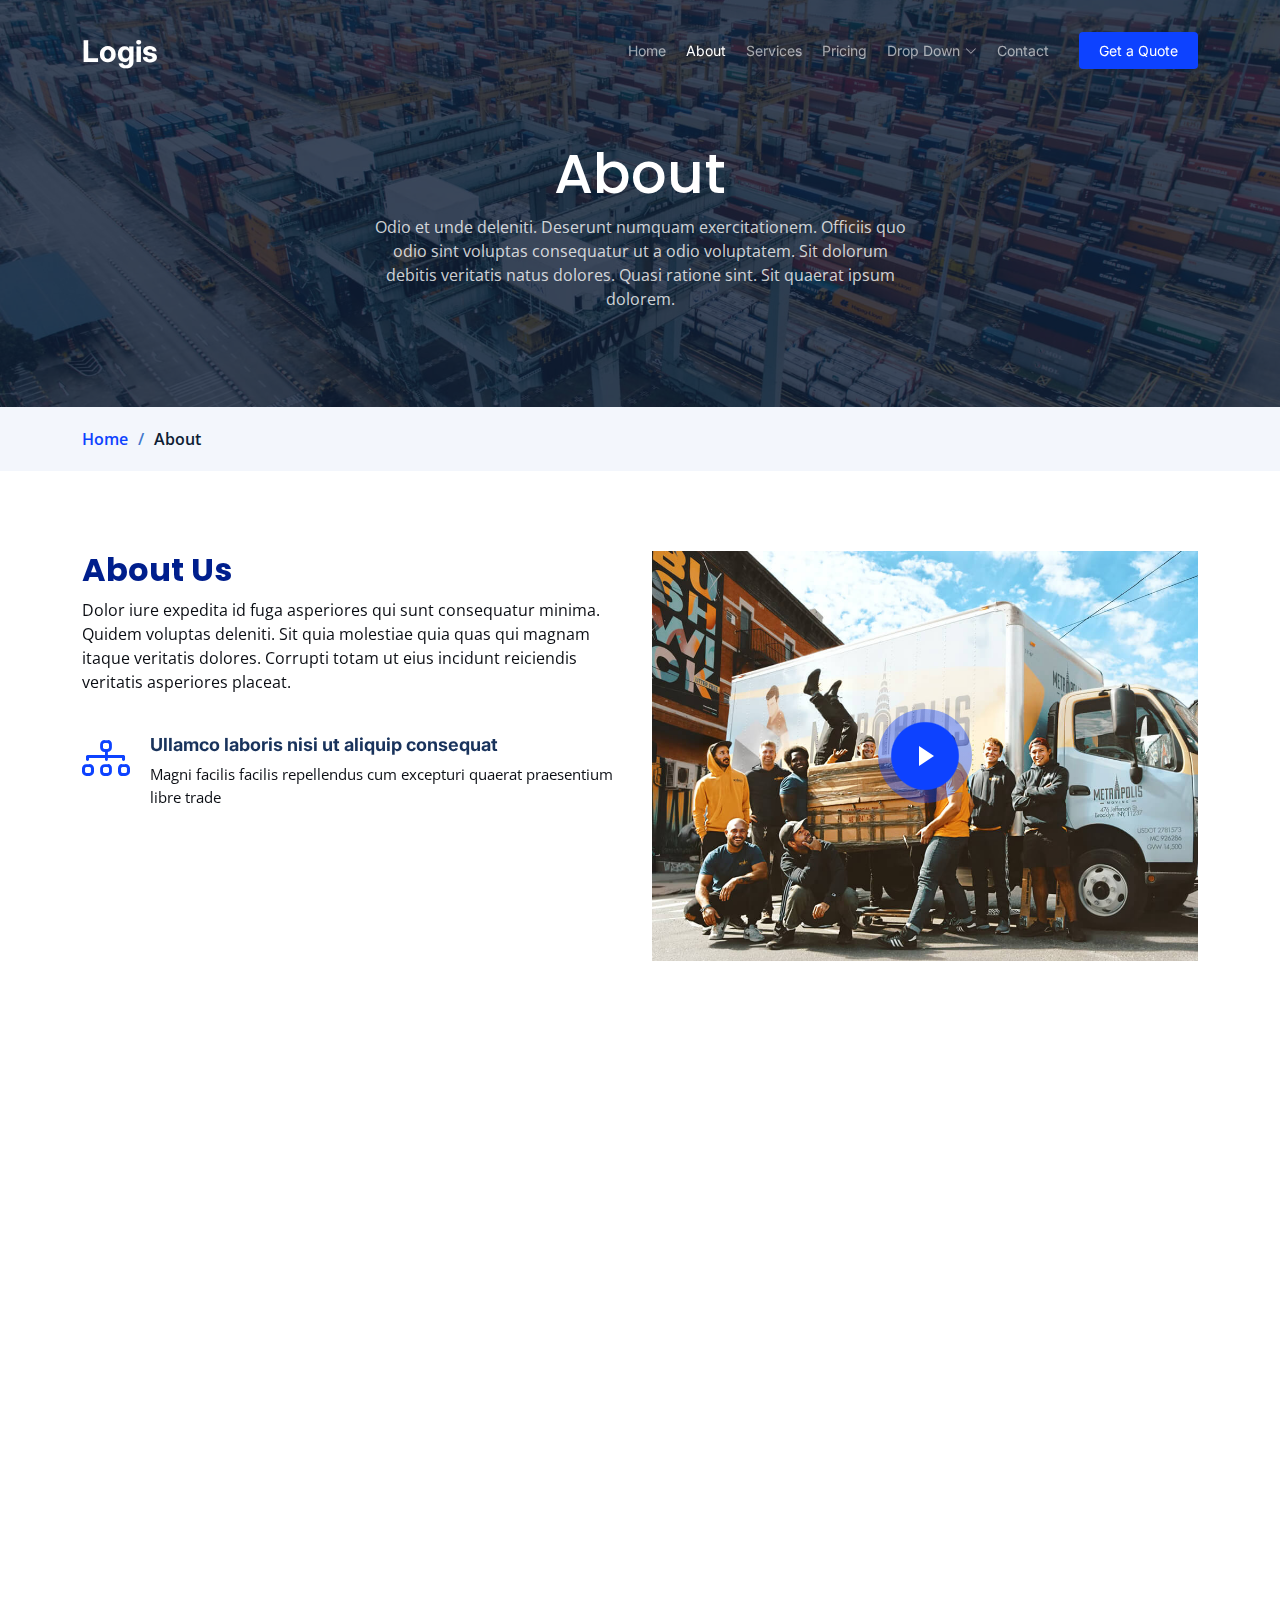
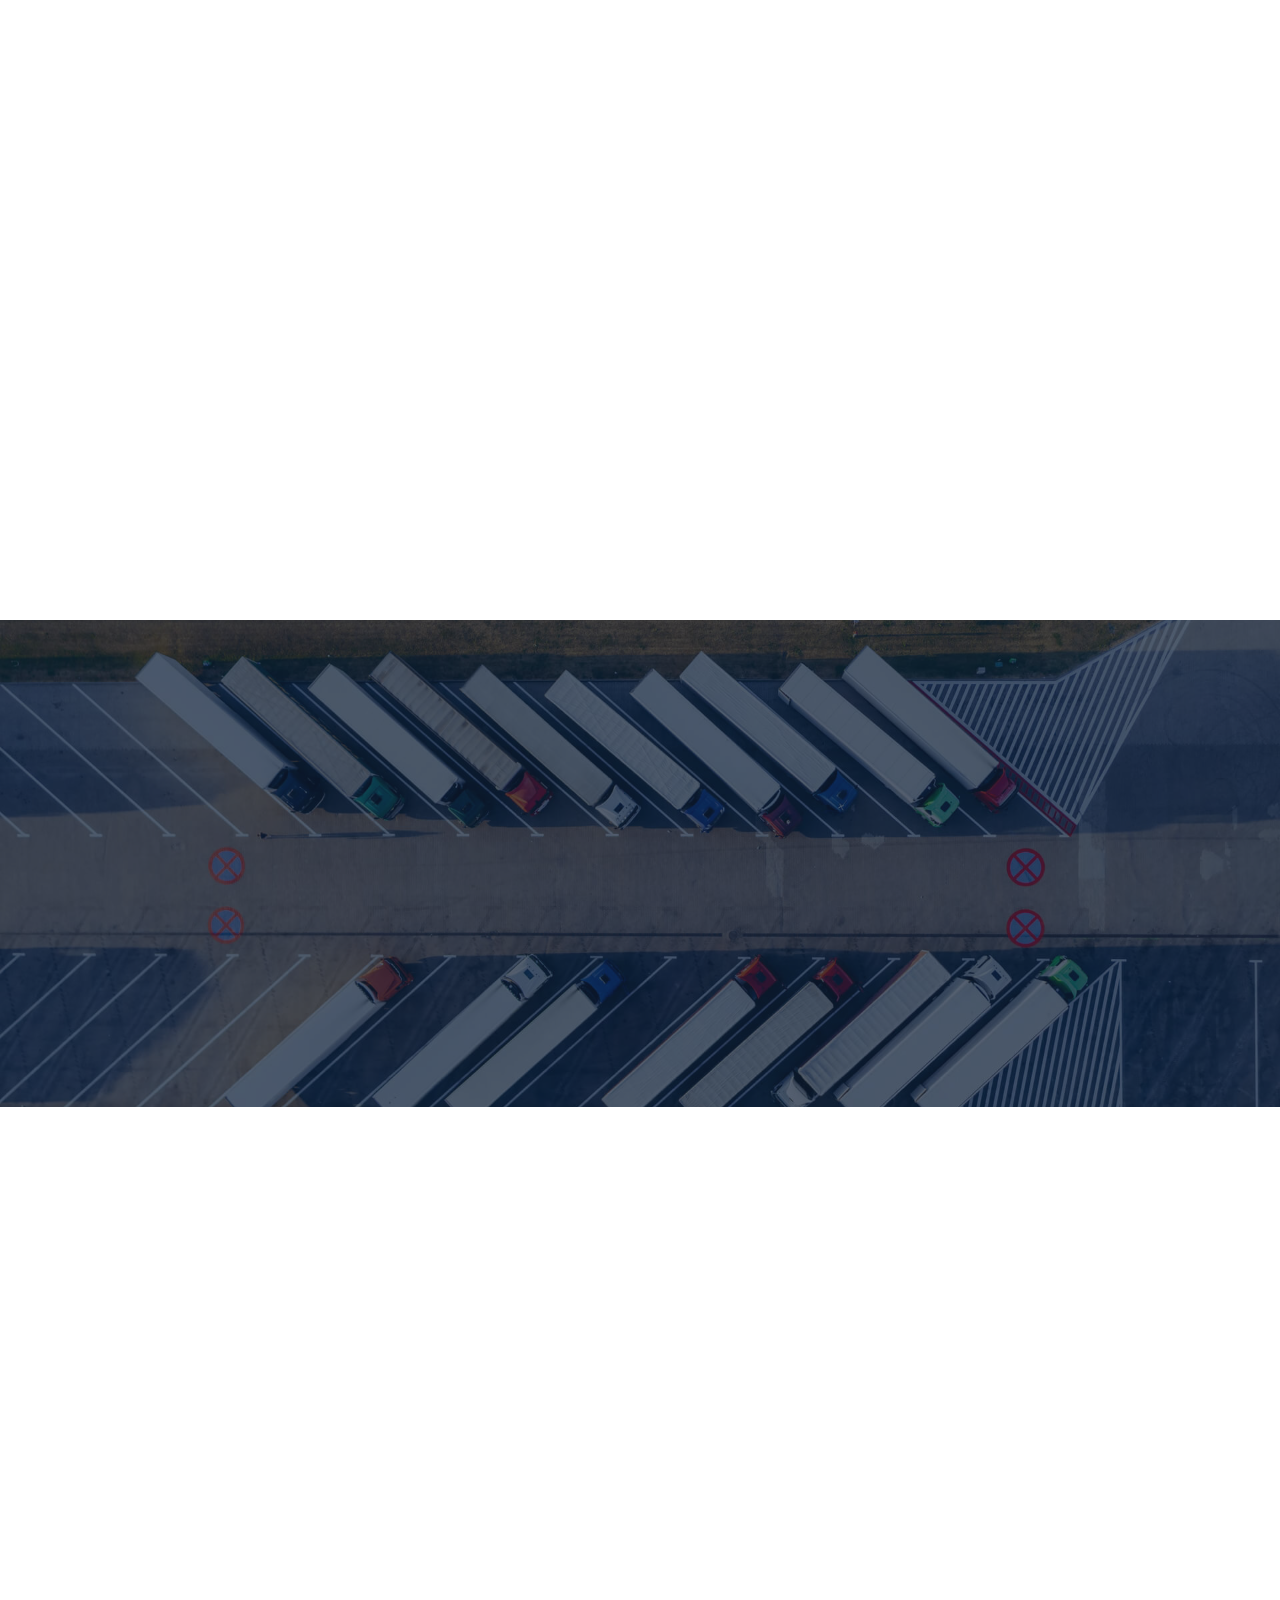
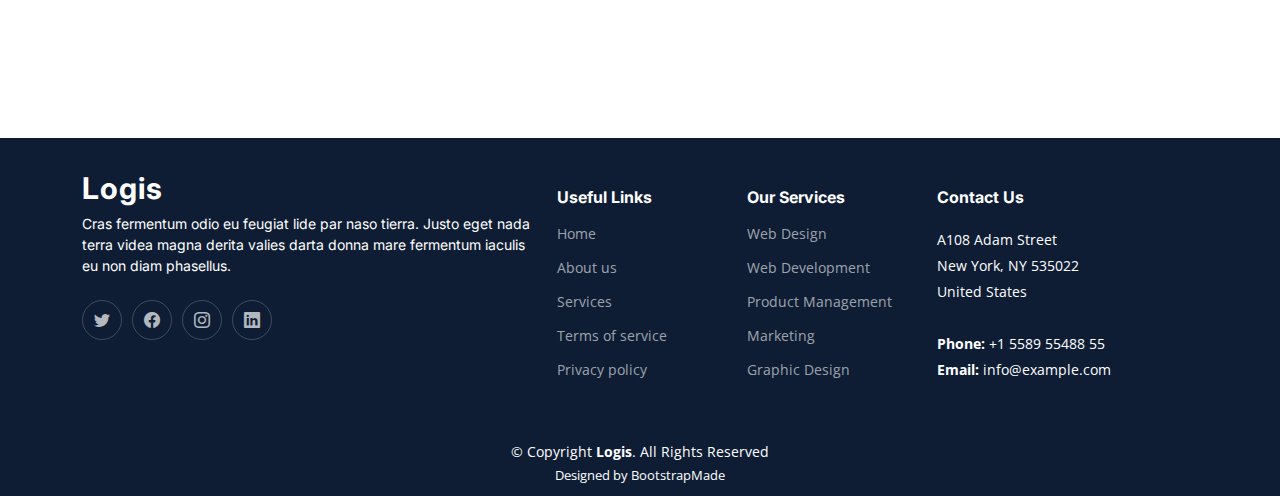
<file: about.html>
<!DOCTYPE html>
<html lang="en">

<head>
  <meta charset="utf-8">
  <meta content="width=device-width, initial-scale=1.0" name="viewport">

  <title>Logis Bootstrap Template - About</title>
  <meta content="" name="description">
  <meta content="" name="keywords">

  <!-- Favicons -->
  <link href="assets/img/favicon.png" rel="icon">
  <link href="assets/img/apple-touch-icon.png" rel="apple-touch-icon">

  <!-- Google Fonts -->
  <link rel="preconnect" href="https://fonts.googleapis.com">
  <link rel="preconnect" href="https://fonts.gstatic.com" crossorigin>
  <link href="https://fonts.googleapis.com/css2?family=Open+Sans:ital,wght@0,300;0,400;0,500;0,600;0,700;1,300;1,400;1,600;1,700&family=Poppins:ital,wght@0,300;0,400;0,500;0,600;0,700;1,300;1,400;1,500;1,600;1,700&family=Inter:ital,wght@0,300;0,400;0,500;0,600;0,700;1,300;1,400;1,500;1,600;1,700&display=swap" rel="stylesheet">

  <!-- Vendor CSS Files -->
  <link href="assets/vendor/bootstrap/css/bootstrap.min.css" rel="stylesheet">
  <link href="assets/vendor/bootstrap-icons/bootstrap-icons.css" rel="stylesheet">
  <link href="assets/vendor/fontawesome-free/css/all.min.css" rel="stylesheet">
  <link href="assets/vendor/glightbox/css/glightbox.min.css" rel="stylesheet">
  <link href="assets/vendor/swiper/swiper-bundle.min.css" rel="stylesheet">
  <link href="assets/vendor/aos/aos.css" rel="stylesheet">

  <!-- Template Main CSS File -->
  <link href="assets/css/main.css" rel="stylesheet">

  <!-- =======================================================
  * Template Name: Logis - v1.2.1
  * Template URL: https://bootstrapmade.com/logis-bootstrap-logistics-website-template/
  * Author: BootstrapMade.com
  * License: https://bootstrapmade.com/license/
  ======================================================== -->
</head>

<body>

  <!-- ======= Header ======= -->
  <header id="header" class="header d-flex align-items-center fixed-top">
    <div class="container-fluid container-xl d-flex align-items-center justify-content-between">

      <a href="index.html" class="logo d-flex align-items-center">
        <!-- Uncomment the line below if you also wish to use an image logo -->
        <!-- <img src="assets/img/logo.png" alt=""> -->
        <h1>Logis</h1>
      </a>

      <i class="mobile-nav-toggle mobile-nav-show bi bi-list"></i>
      <i class="mobile-nav-toggle mobile-nav-hide d-none bi bi-x"></i>
      <nav id="navbar" class="navbar">
        <ul>
          <li><a href="index.html">Home</a></li>
          <li><a href="about.html" class="active">About</a></li>
          <li><a href="services.html">Services</a></li>
          <li><a href="pricing.html">Pricing</a></li>
          <li class="dropdown"><a href="#"><span>Drop Down</span> <i class="bi bi-chevron-down dropdown-indicator"></i></a>
            <ul>
              <li><a href="#">Drop Down 1</a></li>
              <li class="dropdown"><a href="#"><span>Deep Drop Down</span> <i class="bi bi-chevron-down dropdown-indicator"></i></a>
                <ul>
                  <li><a href="#">Deep Drop Down 1</a></li>
                  <li><a href="#">Deep Drop Down 2</a></li>
                  <li><a href="#">Deep Drop Down 3</a></li>
                  <li><a href="#">Deep Drop Down 4</a></li>
                  <li><a href="#">Deep Drop Down 5</a></li>
                </ul>
              </li>
              <li><a href="#">Drop Down 2</a></li>
              <li><a href="#">Drop Down 3</a></li>
              <li><a href="#">Drop Down 4</a></li>
            </ul>
          </li>
          <li><a href="contact.html">Contact</a></li>
          <li><a class="get-a-quote" href="get-a-quote.html">Get a Quote</a></li>
        </ul>
      </nav><!-- .navbar -->

    </div>
  </header><!-- End Header -->
  <!-- End Header -->

  <main id="main">

    <!-- ======= Breadcrumbs ======= -->
    <div class="breadcrumbs">
      <div class="page-header d-flex align-items-center" style="background-image: url('assets/img/page-header.jpg');">
        <div class="container position-relative">
          <div class="row d-flex justify-content-center">
            <div class="col-lg-6 text-center">
              <h2>About</h2>
              <p>Odio et unde deleniti. Deserunt numquam exercitationem. Officiis quo odio sint voluptas consequatur ut a odio voluptatem. Sit dolorum debitis veritatis natus dolores. Quasi ratione sint. Sit quaerat ipsum dolorem.</p>
            </div>
          </div>
        </div>
      </div>
      <nav>
        <div class="container">
          <ol>
            <li><a href="index.html">Home</a></li>
            <li>About</li>
          </ol>
        </div>
      </nav>
    </div><!-- End Breadcrumbs -->

    <!-- ======= About Us Section ======= -->
    <section id="about" class="about">
      <div class="container" data-aos="fade-up">

        <div class="row gy-4">
          <div class="col-lg-6 position-relative align-self-start order-lg-last order-first">
            <img src="assets/img/about.jpg" class="img-fluid" alt="">
            <a href="https://www.youtube.com/watch?v=LXb3EKWsInQ" class="glightbox play-btn"></a>
          </div>
          <div class="col-lg-6 content order-last  order-lg-first">
            <h3>About Us</h3>
            <p>
              Dolor iure expedita id fuga asperiores qui sunt consequatur minima. Quidem voluptas deleniti. Sit quia molestiae quia quas qui magnam itaque veritatis dolores. Corrupti totam ut eius incidunt reiciendis veritatis asperiores placeat.
            </p>
            <ul>
              <li data-aos="fade-up" data-aos-delay="100">
                <i class="bi bi-diagram-3"></i>
                <div>
                  <h5>Ullamco laboris nisi ut aliquip consequat</h5>
                  <p>Magni facilis facilis repellendus cum excepturi quaerat praesentium libre trade</p>
                </div>
              </li>
              <li data-aos="fade-up" data-aos-delay="200">
                <i class="bi bi-fullscreen-exit"></i>
                <div>
                  <h5>Magnam soluta odio exercitationem reprehenderi</h5>
                  <p>Quo totam dolorum at pariatur aut distinctio dolorum laudantium illo direna pasata redi</p>
                </div>
              </li>
              <li data-aos="fade-up" data-aos-delay="300">
                <i class="bi bi-broadcast"></i>
                <div>
                  <h5>Voluptatem et qui exercitationem</h5>
                  <p>Et velit et eos maiores est tempora et quos dolorem autem tempora incidunt maxime veniam</p>
                </div>
              </li>
            </ul>
          </div>
        </div>

      </div>
    </section><!-- End About Us Section -->

    <!-- ======= Stats Counter Section ======= -->
    <section id="stats-counter" class="stats-counter pt-0">
      <div class="container" data-aos="fade-up">

        <div class="row gy-4">

          <div class="col-lg-3 col-md-6">
            <div class="stats-item text-center w-100 h-100">
              <span data-purecounter-start="0" data-purecounter-end="232" data-purecounter-duration="1" class="purecounter"></span>
              <p>Clients</p>
            </div>
          </div><!-- End Stats Item -->

          <div class="col-lg-3 col-md-6">
            <div class="stats-item text-center w-100 h-100">
              <span data-purecounter-start="0" data-purecounter-end="521" data-purecounter-duration="1" class="purecounter"></span>
              <p>Projects</p>
            </div>
          </div><!-- End Stats Item -->

          <div class="col-lg-3 col-md-6">
            <div class="stats-item text-center w-100 h-100">
              <span data-purecounter-start="0" data-purecounter-end="1453" data-purecounter-duration="1" class="purecounter"></span>
              <p>Hours Of Support</p>
            </div>
          </div><!-- End Stats Item -->

          <div class="col-lg-3 col-md-6">
            <div class="stats-item text-center w-100 h-100">
              <span data-purecounter-start="0" data-purecounter-end="32" data-purecounter-duration="1" class="purecounter"></span>
              <p>Workers</p>
            </div>
          </div><!-- End Stats Item -->

        </div>

      </div>
    </section><!-- End Stats Counter Section -->

    <!-- ======= Our Team Section ======= -->
    <section id="team" class="team pt-0">
      <div class="container" data-aos="fade-up">

        <div class="section-header">
          <span>Our Team</span>
          <h2>Our Team</h2>

        </div>

        <div class="row" data-aos="fade-up" data-aos-delay="100">

          <div class="col-lg-4 col-md-6 d-flex">
            <div class="member">
              <img src="assets/img/team/team-1.jpg" class="img-fluid" alt="">
              <div class="member-content">
                <h4>Walter White</h4>
                <span>Web Development</span>
                <p>
                  Magni qui quod omnis unde et eos fuga et exercitationem. Odio veritatis perspiciatis quaerat qui aut aut aut
                </p>
                <div class="social">
                  <a href=""><i class="bi bi-twitter"></i></a>
                  <a href=""><i class="bi bi-facebook"></i></a>
                  <a href=""><i class="bi bi-instagram"></i></a>
                  <a href=""><i class="bi bi-linkedin"></i></a>
                </div>
              </div>
            </div>
          </div><!-- End Team Member -->

          <div class="col-lg-4 col-md-6 d-flex">
            <div class="member">
              <img src="assets/img/team/team-2.jpg" class="img-fluid" alt="">
              <div class="member-content">
                <h4>Sarah Jhinson</h4>
                <span>Marketing</span>
                <p>
                  Repellat fugiat adipisci nemo illum nesciunt voluptas repellendus. In architecto rerum rerum temporibus
                </p>
                <div class="social">
                  <a href=""><i class="bi bi-twitter"></i></a>
                  <a href=""><i class="bi bi-facebook"></i></a>
                  <a href=""><i class="bi bi-instagram"></i></a>
                  <a href=""><i class="bi bi-linkedin"></i></a>
                </div>
              </div>
            </div>
          </div><!-- End Team Member -->

          <div class="col-lg-4 col-md-6 d-flex">
            <div class="member">
              <img src="assets/img/team/team-3.jpg" class="img-fluid" alt="">
              <div class="member-content">
                <h4>William Anderson</h4>
                <span>Content</span>
                <p>
                  Voluptas necessitatibus occaecati quia. Earum totam consequuntur qui porro et laborum toro des clara
                </p>
                <div class="social">
                  <a href=""><i class="bi bi-twitter"></i></a>
                  <a href=""><i class="bi bi-facebook"></i></a>
                  <a href=""><i class="bi bi-instagram"></i></a>
                  <a href=""><i class="bi bi-linkedin"></i></a>
                </div>
              </div>
            </div>
          </div><!-- End Team Member -->

        </div>

      </div>
    </section><!-- End Our Team Section -->

    <!-- ======= Testimonials Section ======= -->
    <section id="testimonials" class="testimonials">
      <div class="container">

        <div class="slides-1 swiper" data-aos="fade-up">
          <div class="swiper-wrapper">

            <div class="swiper-slide">
              <div class="testimonial-item">
                <img src="assets/img/testimonials/testimonials-1.jpg" class="testimonial-img" alt="">
                <h3>Saul Goodman</h3>
                <h4>Ceo &amp; Founder</h4>
                <div class="stars">
                  <i class="bi bi-star-fill"></i><i class="bi bi-star-fill"></i><i class="bi bi-star-fill"></i><i class="bi bi-star-fill"></i><i class="bi bi-star-fill"></i>
                </div>
                <p>
                  <i class="bi bi-quote quote-icon-left"></i>
                  Proin iaculis purus consequat sem cure digni ssim donec porttitora entum suscipit rhoncus. Accusantium quam, ultricies eget id, aliquam eget nibh et. Maecen aliquam, risus at semper.
                  <i class="bi bi-quote quote-icon-right"></i>
                </p>
              </div>
            </div><!-- End testimonial item -->

            <div class="swiper-slide">
              <div class="testimonial-item">
                <img src="assets/img/testimonials/testimonials-2.jpg" class="testimonial-img" alt="">
                <h3>Sara Wilsson</h3>
                <h4>Designer</h4>
                <div class="stars">
                  <i class="bi bi-star-fill"></i><i class="bi bi-star-fill"></i><i class="bi bi-star-fill"></i><i class="bi bi-star-fill"></i><i class="bi bi-star-fill"></i>
                </div>
                <p>
                  <i class="bi bi-quote quote-icon-left"></i>
                  Export tempor illum tamen malis malis eram quae irure esse labore quem cillum quid cillum eram malis quorum velit fore eram velit sunt aliqua noster fugiat irure amet legam anim culpa.
                  <i class="bi bi-quote quote-icon-right"></i>
                </p>
              </div>
            </div><!-- End testimonial item -->

            <div class="swiper-slide">
              <div class="testimonial-item">
                <img src="assets/img/testimonials/testimonials-3.jpg" class="testimonial-img" alt="">
                <h3>Jena Karlis</h3>
                <h4>Store Owner</h4>
                <div class="stars">
                  <i class="bi bi-star-fill"></i><i class="bi bi-star-fill"></i><i class="bi bi-star-fill"></i><i class="bi bi-star-fill"></i><i class="bi bi-star-fill"></i>
                </div>
                <p>
                  <i class="bi bi-quote quote-icon-left"></i>
                  Enim nisi quem export duis labore cillum quae magna enim sint quorum nulla quem veniam duis minim tempor labore quem eram duis noster aute amet eram fore quis sint minim.
                  <i class="bi bi-quote quote-icon-right"></i>
                </p>
              </div>
            </div><!-- End testimonial item -->

            <div class="swiper-slide">
              <div class="testimonial-item">
                <img src="assets/img/testimonials/testimonials-4.jpg" class="testimonial-img" alt="">
                <h3>Matt Brandon</h3>
                <h4>Freelancer</h4>
                <div class="stars">
                  <i class="bi bi-star-fill"></i><i class="bi bi-star-fill"></i><i class="bi bi-star-fill"></i><i class="bi bi-star-fill"></i><i class="bi bi-star-fill"></i>
                </div>
                <p>
                  <i class="bi bi-quote quote-icon-left"></i>
                  Fugiat enim eram quae cillum dolore dolor amet nulla culpa multos export minim fugiat minim velit minim dolor enim duis veniam ipsum anim magna sunt elit fore quem dolore labore illum veniam.
                  <i class="bi bi-quote quote-icon-right"></i>
                </p>
              </div>
            </div><!-- End testimonial item -->

            <div class="swiper-slide">
              <div class="testimonial-item">
                <img src="assets/img/testimonials/testimonials-5.jpg" class="testimonial-img" alt="">
                <h3>John Larson</h3>
                <h4>Entrepreneur</h4>
                <div class="stars">
                  <i class="bi bi-star-fill"></i><i class="bi bi-star-fill"></i><i class="bi bi-star-fill"></i><i class="bi bi-star-fill"></i><i class="bi bi-star-fill"></i>
                </div>
                <p>
                  <i class="bi bi-quote quote-icon-left"></i>
                  Quis quorum aliqua sint quem legam fore sunt eram irure aliqua veniam tempor noster veniam enim culpa labore duis sunt culpa nulla illum cillum fugiat legam esse veniam culpa fore nisi cillum quid.
                  <i class="bi bi-quote quote-icon-right"></i>
                </p>
              </div>
            </div><!-- End testimonial item -->

          </div>
          <div class="swiper-pagination"></div>
        </div>

      </div>
    </section><!-- End Testimonials Section -->

    <!-- ======= Frequently Asked Questions Section ======= -->
    <section id="faq" class="faq">
      <div class="container" data-aos="fade-up">

        <div class="section-header">
          <span>Frequently Asked Questions</span>
          <h2>Frequently Asked Questions</h2>

        </div>

        <div class="row justify-content-center" data-aos="fade-up" data-aos-delay="200">
          <div class="col-lg-10">

            <div class="accordion accordion-flush" id="faqlist">

              <div class="accordion-item">
                <h3 class="accordion-header">
                  <button class="accordion-button collapsed" type="button" data-bs-toggle="collapse" data-bs-target="#faq-content-1">
                    <i class="bi bi-question-circle question-icon"></i>
                    Non consectetur a erat nam at lectus urna duis?
                  </button>
                </h3>
                <div id="faq-content-1" class="accordion-collapse collapse" data-bs-parent="#faqlist">
                  <div class="accordion-body">
                    Feugiat pretium nibh ipsum consequat. Tempus iaculis urna id volutpat lacus laoreet non curabitur gravida. Venenatis lectus magna fringilla urna porttitor rhoncus dolor purus non.
                  </div>
                </div>
              </div><!-- # Faq item-->

              <div class="accordion-item">
                <h3 class="accordion-header">
                  <button class="accordion-button collapsed" type="button" data-bs-toggle="collapse" data-bs-target="#faq-content-2">
                    <i class="bi bi-question-circle question-icon"></i>
                    Feugiat scelerisque varius morbi enim nunc faucibus a pellentesque?
                  </button>
                </h3>
                <div id="faq-content-2" class="accordion-collapse collapse" data-bs-parent="#faqlist">
                  <div class="accordion-body">
                    Dolor sit amet consectetur adipiscing elit pellentesque habitant morbi. Id interdum velit laoreet id donec ultrices. Fringilla phasellus faucibus scelerisque eleifend donec pretium. Est pellentesque elit ullamcorper dignissim. Mauris ultrices eros in cursus turpis massa tincidunt dui.
                  </div>
                </div>
              </div><!-- # Faq item-->

              <div class="accordion-item">
                <h3 class="accordion-header">
                  <button class="accordion-button collapsed" type="button" data-bs-toggle="collapse" data-bs-target="#faq-content-3">
                    <i class="bi bi-question-circle question-icon"></i>
                    Dolor sit amet consectetur adipiscing elit pellentesque habitant morbi?
                  </button>
                </h3>
                <div id="faq-content-3" class="accordion-collapse collapse" data-bs-parent="#faqlist">
                  <div class="accordion-body">
                    Eleifend mi in nulla posuere sollicitudin aliquam ultrices sagittis orci. Faucibus pulvinar elementum integer enim. Sem nulla pharetra diam sit amet nisl suscipit. Rutrum tellus pellentesque eu tincidunt. Lectus urna duis convallis convallis tellus. Urna molestie at elementum eu facilisis sed odio morbi quis
                  </div>
                </div>
              </div><!-- # Faq item-->

              <div class="accordion-item">
                <h3 class="accordion-header">
                  <button class="accordion-button collapsed" type="button" data-bs-toggle="collapse" data-bs-target="#faq-content-4">
                    <i class="bi bi-question-circle question-icon"></i>
                    Ac odio tempor orci dapibus. Aliquam eleifend mi in nulla?
                  </button>
                </h3>
                <div id="faq-content-4" class="accordion-collapse collapse" data-bs-parent="#faqlist">
                  <div class="accordion-body">
                    <i class="bi bi-question-circle question-icon"></i>
                    Dolor sit amet consectetur adipiscing elit pellentesque habitant morbi. Id interdum velit laoreet id donec ultrices. Fringilla phasellus faucibus scelerisque eleifend donec pretium. Est pellentesque elit ullamcorper dignissim. Mauris ultrices eros in cursus turpis massa tincidunt dui.
                  </div>
                </div>
              </div><!-- # Faq item-->

              <div class="accordion-item">
                <h3 class="accordion-header">
                  <button class="accordion-button collapsed" type="button" data-bs-toggle="collapse" data-bs-target="#faq-content-5">
                    <i class="bi bi-question-circle question-icon"></i>
                    Tempus quam pellentesque nec nam aliquam sem et tortor consequat?
                  </button>
                </h3>
                <div id="faq-content-5" class="accordion-collapse collapse" data-bs-parent="#faqlist">
                  <div class="accordion-body">
                    Molestie a iaculis at erat pellentesque adipiscing commodo. Dignissim suspendisse in est ante in. Nunc vel risus commodo viverra maecenas accumsan. Sit amet nisl suscipit adipiscing bibendum est. Purus gravida quis blandit turpis cursus in
                  </div>
                </div>
              </div><!-- # Faq item-->

            </div>

          </div>
        </div>

      </div>
    </section><!-- End Frequently Asked Questions Section -->

  </main><!-- End #main -->

  <!-- ======= Footer ======= -->
  <footer id="footer" class="footer">

    <div class="container">
      <div class="row gy-4">
        <div class="col-lg-5 col-md-12 footer-info">
          <a href="index.html" class="logo d-flex align-items-center">
            <span>Logis</span>
          </a>
          <p>Cras fermentum odio eu feugiat lide par naso tierra. Justo eget nada terra videa magna derita valies darta donna mare fermentum iaculis eu non diam phasellus.</p>
          <div class="social-links d-flex mt-4">
            <a href="#" class="twitter"><i class="bi bi-twitter"></i></a>
            <a href="#" class="facebook"><i class="bi bi-facebook"></i></a>
            <a href="#" class="instagram"><i class="bi bi-instagram"></i></a>
            <a href="#" class="linkedin"><i class="bi bi-linkedin"></i></a>
          </div>
        </div>

        <div class="col-lg-2 col-6 footer-links">
          <h4>Useful Links</h4>
          <ul>
            <li><a href="#">Home</a></li>
            <li><a href="#">About us</a></li>
            <li><a href="#">Services</a></li>
            <li><a href="#">Terms of service</a></li>
            <li><a href="#">Privacy policy</a></li>
          </ul>
        </div>

        <div class="col-lg-2 col-6 footer-links">
          <h4>Our Services</h4>
          <ul>
            <li><a href="#">Web Design</a></li>
            <li><a href="#">Web Development</a></li>
            <li><a href="#">Product Management</a></li>
            <li><a href="#">Marketing</a></li>
            <li><a href="#">Graphic Design</a></li>
          </ul>
        </div>

        <div class="col-lg-3 col-md-12 footer-contact text-center text-md-start">
          <h4>Contact Us</h4>
          <p>
            A108 Adam Street <br>
            New York, NY 535022<br>
            United States <br><br>
            <strong>Phone:</strong> +1 5589 55488 55<br>
            <strong>Email:</strong> info@example.com<br>
          </p>

        </div>

      </div>
    </div>

    <div class="container mt-4">
      <div class="copyright">
        &copy; Copyright <strong><span>Logis</span></strong>. All Rights Reserved
      </div>
      <div class="credits">
        <!-- All the links in the footer should remain intact. -->
        <!-- You can delete the links only if you purchased the pro version. -->
        <!-- Licensing information: https://bootstrapmade.com/license/ -->
        <!-- Purchase the pro version with working PHP/AJAX contact form: https://bootstrapmade.com/logis-bootstrap-logistics-website-template/ -->
        Designed by <a href="https://bootstrapmade.com/">BootstrapMade</a>
      </div>
    </div>

  </footer><!-- End Footer -->
  <!-- End Footer -->

  <a href="#" class="scroll-top d-flex align-items-center justify-content-center"><i class="bi bi-arrow-up-short"></i></a>

  <div id="preloader"></div>

  <!-- Vendor JS Files -->
  <script src="assets/vendor/bootstrap/js/bootstrap.bundle.min.js"></script>
  <script src="assets/vendor/purecounter/purecounter_vanilla.js"></script>
  <script src="assets/vendor/glightbox/js/glightbox.min.js"></script>
  <script src="assets/vendor/swiper/swiper-bundle.min.js"></script>
  <script src="assets/vendor/aos/aos.js"></script>
  <script src="assets/vendor/php-email-form/validate.js"></script>

  <!-- Template Main JS File -->
  <script src="assets/js/main.js"></script>

</body>

</html>
</file>
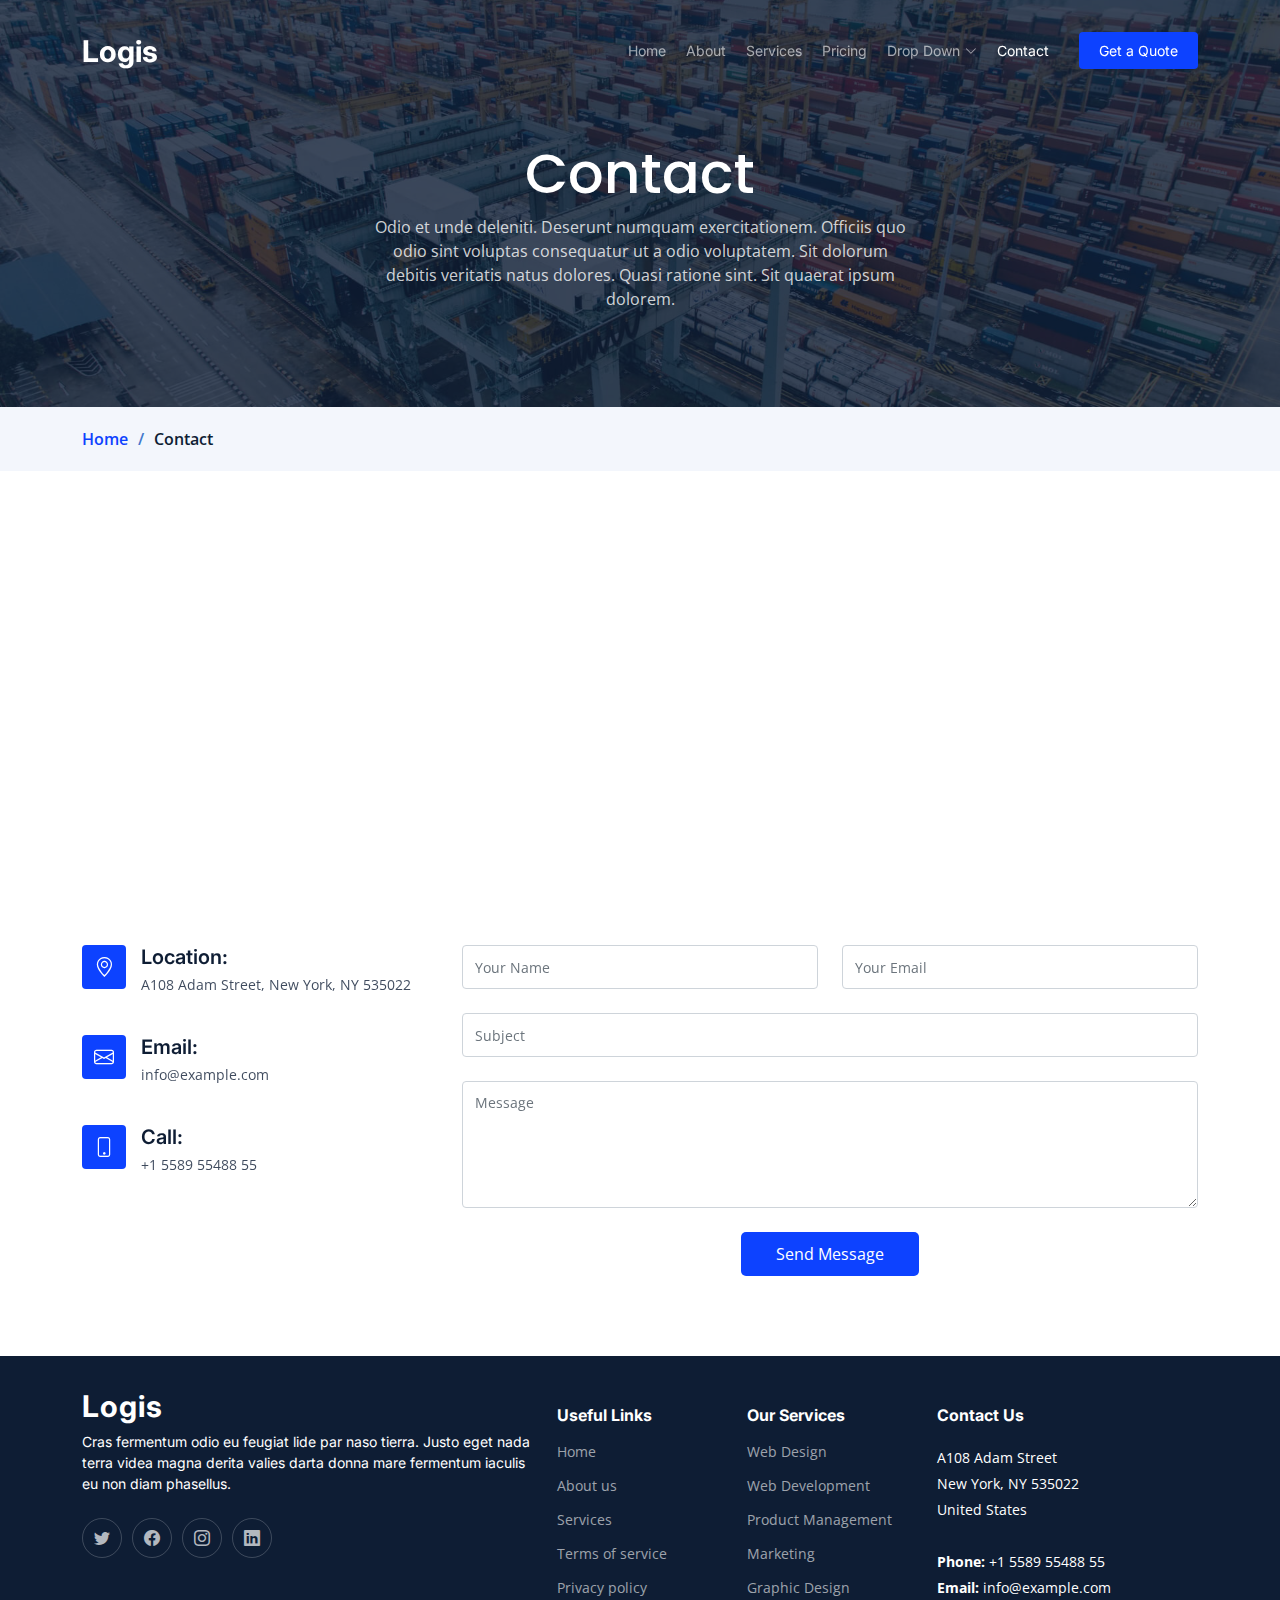
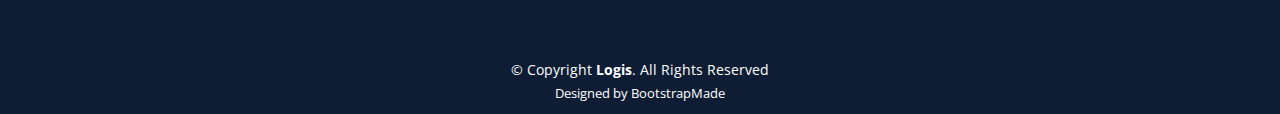
<file: contact.html>
<!DOCTYPE html>
<html lang="en">

<head>
  <meta charset="utf-8">
  <meta content="width=device-width, initial-scale=1.0" name="viewport">

  <title>Logis Bootstrap Template - Contact</title>
  <meta content="" name="description">
  <meta content="" name="keywords">

  <!-- Favicons -->
  <link href="assets/img/favicon.png" rel="icon">
  <link href="assets/img/apple-touch-icon.png" rel="apple-touch-icon">

  <!-- Google Fonts -->
  <link rel="preconnect" href="https://fonts.googleapis.com">
  <link rel="preconnect" href="https://fonts.gstatic.com" crossorigin>
  <link href="https://fonts.googleapis.com/css2?family=Open+Sans:ital,wght@0,300;0,400;0,500;0,600;0,700;1,300;1,400;1,600;1,700&family=Poppins:ital,wght@0,300;0,400;0,500;0,600;0,700;1,300;1,400;1,500;1,600;1,700&family=Inter:ital,wght@0,300;0,400;0,500;0,600;0,700;1,300;1,400;1,500;1,600;1,700&display=swap" rel="stylesheet">

  <!-- Vendor CSS Files -->
  <link href="assets/vendor/bootstrap/css/bootstrap.min.css" rel="stylesheet">
  <link href="assets/vendor/bootstrap-icons/bootstrap-icons.css" rel="stylesheet">
  <link href="assets/vendor/fontawesome-free/css/all.min.css" rel="stylesheet">
  <link href="assets/vendor/glightbox/css/glightbox.min.css" rel="stylesheet">
  <link href="assets/vendor/swiper/swiper-bundle.min.css" rel="stylesheet">
  <link href="assets/vendor/aos/aos.css" rel="stylesheet">

  <!-- Template Main CSS File -->
  <link href="assets/css/main.css" rel="stylesheet">

  <!-- =======================================================
  * Template Name: Logis - v1.2.1
  * Template URL: https://bootstrapmade.com/logis-bootstrap-logistics-website-template/
  * Author: BootstrapMade.com
  * License: https://bootstrapmade.com/license/
  ======================================================== -->
</head>

<body>

  <!-- ======= Header ======= -->
  <header id="header" class="header d-flex align-items-center fixed-top">
    <div class="container-fluid container-xl d-flex align-items-center justify-content-between">

      <a href="index.html" class="logo d-flex align-items-center">
        <!-- Uncomment the line below if you also wish to use an image logo -->
        <!-- <img src="assets/img/logo.png" alt=""> -->
        <h1>Logis</h1>
      </a>

      <i class="mobile-nav-toggle mobile-nav-show bi bi-list"></i>
      <i class="mobile-nav-toggle mobile-nav-hide d-none bi bi-x"></i>
      <nav id="navbar" class="navbar">
        <ul>
          <li><a href="index.html">Home</a></li>
          <li><a href="about.html">About</a></li>
          <li><a href="services.html">Services</a></li>
          <li><a href="pricing.html">Pricing</a></li>
          <li class="dropdown"><a href="#"><span>Drop Down</span> <i class="bi bi-chevron-down dropdown-indicator"></i></a>
            <ul>
              <li><a href="#">Drop Down 1</a></li>
              <li class="dropdown"><a href="#"><span>Deep Drop Down</span> <i class="bi bi-chevron-down dropdown-indicator"></i></a>
                <ul>
                  <li><a href="#">Deep Drop Down 1</a></li>
                  <li><a href="#">Deep Drop Down 2</a></li>
                  <li><a href="#">Deep Drop Down 3</a></li>
                  <li><a href="#">Deep Drop Down 4</a></li>
                  <li><a href="#">Deep Drop Down 5</a></li>
                </ul>
              </li>
              <li><a href="#">Drop Down 2</a></li>
              <li><a href="#">Drop Down 3</a></li>
              <li><a href="#">Drop Down 4</a></li>
            </ul>
          </li>
          <li><a href="contact.html" class="active">Contact</a></li>
          <li><a class="get-a-quote" href="get-a-quote.html">Get a Quote</a></li>
        </ul>
      </nav><!-- .navbar -->

    </div>
  </header><!-- End Header -->
  <!-- End Header -->

  <main id="main">

    <!-- ======= Breadcrumbs ======= -->
    <div class="breadcrumbs">
      <div class="page-header d-flex align-items-center" style="background-image: url('assets/img/page-header.jpg');">
        <div class="container position-relative">
          <div class="row d-flex justify-content-center">
            <div class="col-lg-6 text-center">
              <h2>Contact</h2>
              <p>Odio et unde deleniti. Deserunt numquam exercitationem. Officiis quo odio sint voluptas consequatur ut a odio voluptatem. Sit dolorum debitis veritatis natus dolores. Quasi ratione sint. Sit quaerat ipsum dolorem.</p>
            </div>
          </div>
        </div>
      </div>
      <nav>
        <div class="container">
          <ol>
            <li><a href="index.html">Home</a></li>
            <li>Contact</li>
          </ol>
        </div>
      </nav>
    </div><!-- End Breadcrumbs -->

    <!-- ======= Contact Section ======= -->
    <section id="contact" class="contact">
      <div class="container" data-aos="fade-up">

        <div>
          <iframe style="border:0; width: 100%; height: 340px;" src="https://www.google.com/maps/embed?pb=!1m14!1m8!1m3!1d12097.433213460943!2d-74.0062269!3d40.7101282!3m2!1i1024!2i768!4f13.1!3m3!1m2!1s0x0%3A0xb89d1fe6bc499443!2sDowntown+Conference+Center!5e0!3m2!1smk!2sbg!4v1539943755621" frameborder="0" allowfullscreen></iframe>
        </div><!-- End Google Maps -->

        <div class="row gy-4 mt-4">

          <div class="col-lg-4">

            <div class="info-item d-flex">
              <i class="bi bi-geo-alt flex-shrink-0"></i>
              <div>
                <h4>Location:</h4>
                <p>A108 Adam Street, New York, NY 535022</p>
              </div>
            </div><!-- End Info Item -->

            <div class="info-item d-flex">
              <i class="bi bi-envelope flex-shrink-0"></i>
              <div>
                <h4>Email:</h4>
                <p>info@example.com</p>
              </div>
            </div><!-- End Info Item -->

            <div class="info-item d-flex">
              <i class="bi bi-phone flex-shrink-0"></i>
              <div>
                <h4>Call:</h4>
                <p>+1 5589 55488 55</p>
              </div>
            </div><!-- End Info Item -->

          </div>

          <div class="col-lg-8">
            <form action="forms/contact.php" method="post" role="form" class="php-email-form">
              <div class="row">
                <div class="col-md-6 form-group">
                  <input type="text" name="name" class="form-control" id="name" placeholder="Your Name" required>
                </div>
                <div class="col-md-6 form-group mt-3 mt-md-0">
                  <input type="email" class="form-control" name="email" id="email" placeholder="Your Email" required>
                </div>
              </div>
              <div class="form-group mt-3">
                <input type="text" class="form-control" name="subject" id="subject" placeholder="Subject" required>
              </div>
              <div class="form-group mt-3">
                <textarea class="form-control" name="message" rows="5" placeholder="Message" required></textarea>
              </div>
              <div class="my-3">
                <div class="loading">Loading</div>
                <div class="error-message"></div>
                <div class="sent-message">Your message has been sent. Thank you!</div>
              </div>
              <div class="text-center"><button type="submit">Send Message</button></div>
            </form>
          </div><!-- End Contact Form -->

        </div>

      </div>
    </section><!-- End Contact Section -->

  </main><!-- End #main -->

  <!-- ======= Footer ======= -->
  <footer id="footer" class="footer">

    <div class="container">
      <div class="row gy-4">
        <div class="col-lg-5 col-md-12 footer-info">
          <a href="index.html" class="logo d-flex align-items-center">
            <span>Logis</span>
          </a>
          <p>Cras fermentum odio eu feugiat lide par naso tierra. Justo eget nada terra videa magna derita valies darta donna mare fermentum iaculis eu non diam phasellus.</p>
          <div class="social-links d-flex mt-4">
            <a href="#" class="twitter"><i class="bi bi-twitter"></i></a>
            <a href="#" class="facebook"><i class="bi bi-facebook"></i></a>
            <a href="#" class="instagram"><i class="bi bi-instagram"></i></a>
            <a href="#" class="linkedin"><i class="bi bi-linkedin"></i></a>
          </div>
        </div>

        <div class="col-lg-2 col-6 footer-links">
          <h4>Useful Links</h4>
          <ul>
            <li><a href="#">Home</a></li>
            <li><a href="#">About us</a></li>
            <li><a href="#">Services</a></li>
            <li><a href="#">Terms of service</a></li>
            <li><a href="#">Privacy policy</a></li>
          </ul>
        </div>

        <div class="col-lg-2 col-6 footer-links">
          <h4>Our Services</h4>
          <ul>
            <li><a href="#">Web Design</a></li>
            <li><a href="#">Web Development</a></li>
            <li><a href="#">Product Management</a></li>
            <li><a href="#">Marketing</a></li>
            <li><a href="#">Graphic Design</a></li>
          </ul>
        </div>

        <div class="col-lg-3 col-md-12 footer-contact text-center text-md-start">
          <h4>Contact Us</h4>
          <p>
            A108 Adam Street <br>
            New York, NY 535022<br>
            United States <br><br>
            <strong>Phone:</strong> +1 5589 55488 55<br>
            <strong>Email:</strong> info@example.com<br>
          </p>

        </div>

      </div>
    </div>

    <div class="container mt-4">
      <div class="copyright">
        &copy; Copyright <strong><span>Logis</span></strong>. All Rights Reserved
      </div>
      <div class="credits">
        <!-- All the links in the footer should remain intact. -->
        <!-- You can delete the links only if you purchased the pro version. -->
        <!-- Licensing information: https://bootstrapmade.com/license/ -->
        <!-- Purchase the pro version with working PHP/AJAX contact form: https://bootstrapmade.com/logis-bootstrap-logistics-website-template/ -->
        Designed by <a href="https://bootstrapmade.com/">BootstrapMade</a>
      </div>
    </div>

  </footer><!-- End Footer -->
  <!-- End Footer -->

  <a href="#" class="scroll-top d-flex align-items-center justify-content-center"><i class="bi bi-arrow-up-short"></i></a>

  <div id="preloader"></div>

  <!-- Vendor JS Files -->
  <script src="assets/vendor/bootstrap/js/bootstrap.bundle.min.js"></script>
  <script src="assets/vendor/purecounter/purecounter_vanilla.js"></script>
  <script src="assets/vendor/glightbox/js/glightbox.min.js"></script>
  <script src="assets/vendor/swiper/swiper-bundle.min.js"></script>
  <script src="assets/vendor/aos/aos.js"></script>
  <script src="assets/vendor/php-email-form/validate.js"></script>

  <!-- Template Main JS File -->
  <script src="assets/js/main.js"></script>

</body>

</html>
</file>
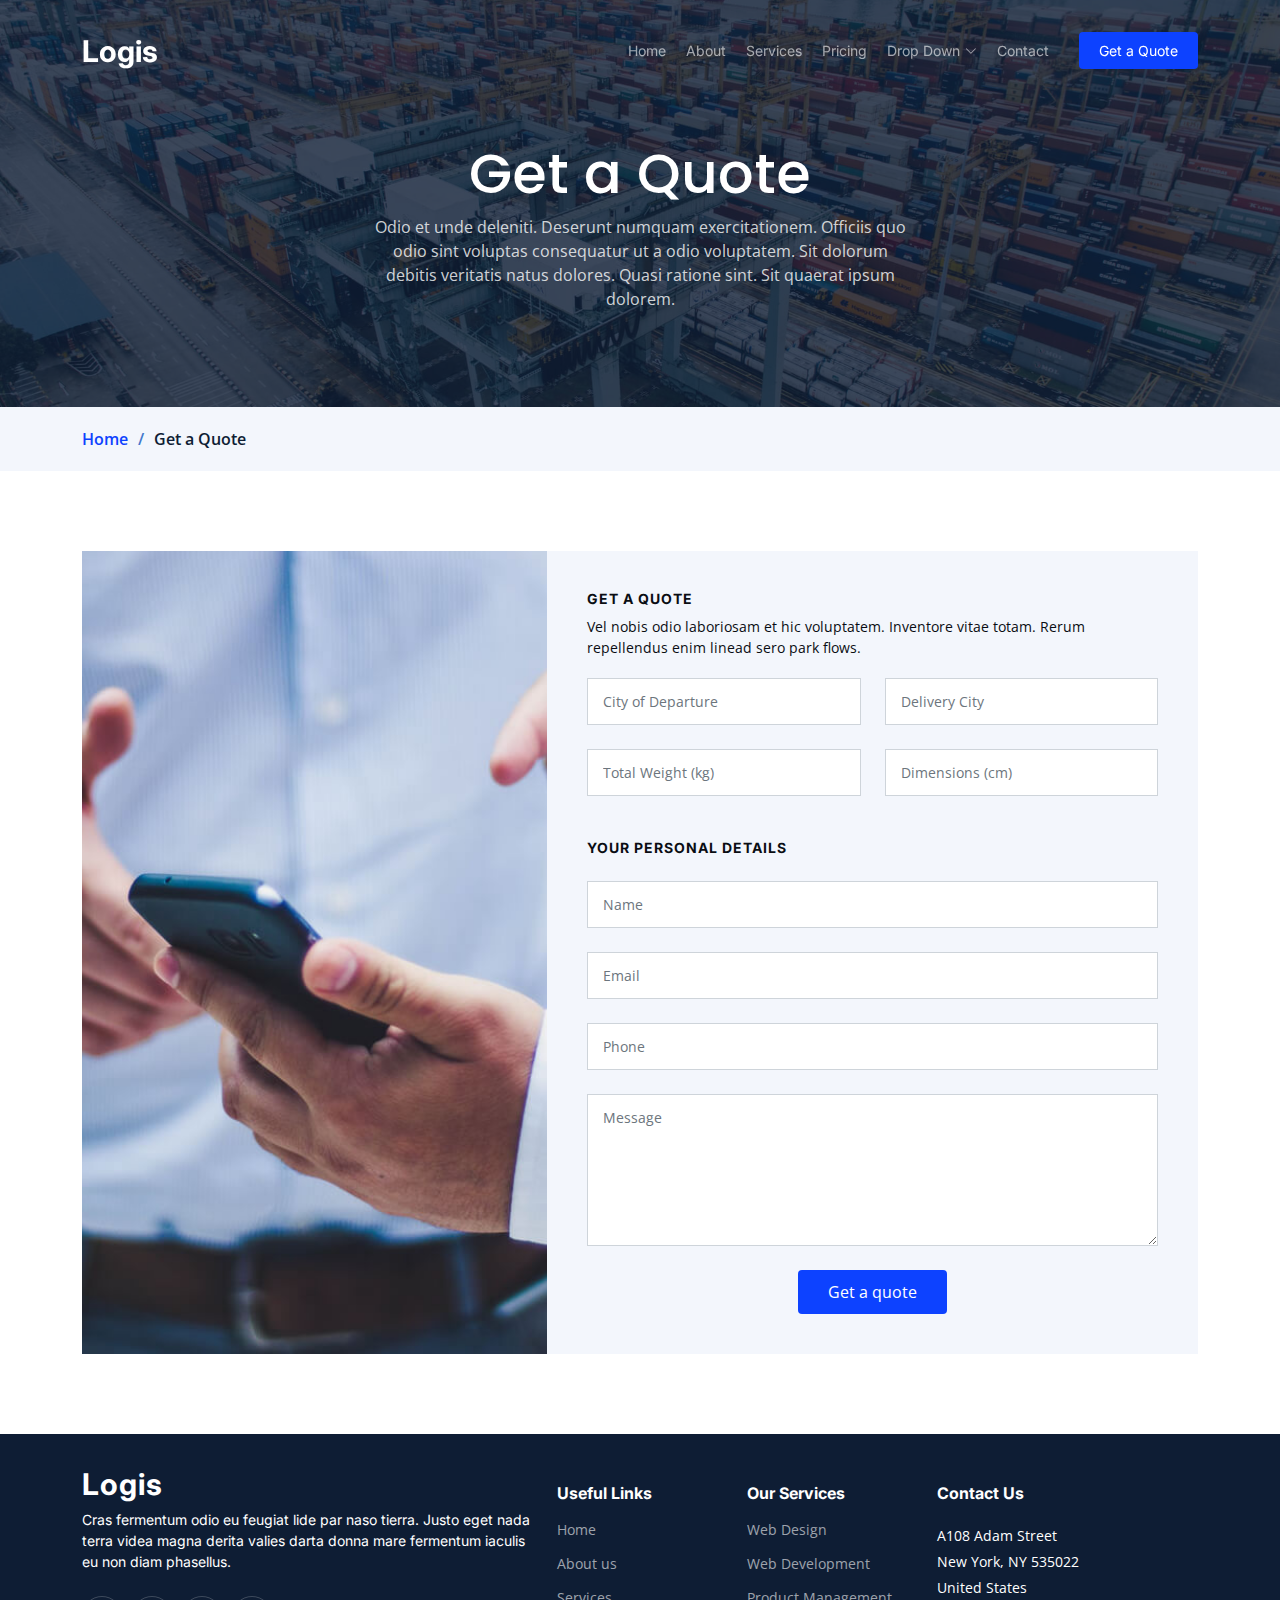
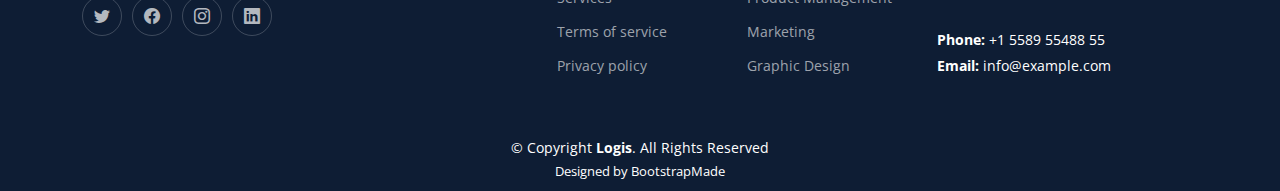
<file: get-a-quote.html>
<!DOCTYPE html>
<html lang="en">

<head>
  <meta charset="utf-8">
  <meta content="width=device-width, initial-scale=1.0" name="viewport">

  <title>Logis Bootstrap Template - Get a Quote</title>
  <meta content="" name="description">
  <meta content="" name="keywords">

  <!-- Favicons -->
  <link href="assets/img/favicon.png" rel="icon">
  <link href="assets/img/apple-touch-icon.png" rel="apple-touch-icon">

  <!-- Google Fonts -->
  <link rel="preconnect" href="https://fonts.googleapis.com">
  <link rel="preconnect" href="https://fonts.gstatic.com" crossorigin>
  <link href="https://fonts.googleapis.com/css2?family=Open+Sans:ital,wght@0,300;0,400;0,500;0,600;0,700;1,300;1,400;1,600;1,700&family=Poppins:ital,wght@0,300;0,400;0,500;0,600;0,700;1,300;1,400;1,500;1,600;1,700&family=Inter:ital,wght@0,300;0,400;0,500;0,600;0,700;1,300;1,400;1,500;1,600;1,700&display=swap" rel="stylesheet">

  <!-- Vendor CSS Files -->
  <link href="assets/vendor/bootstrap/css/bootstrap.min.css" rel="stylesheet">
  <link href="assets/vendor/bootstrap-icons/bootstrap-icons.css" rel="stylesheet">
  <link href="assets/vendor/fontawesome-free/css/all.min.css" rel="stylesheet">
  <link href="assets/vendor/glightbox/css/glightbox.min.css" rel="stylesheet">
  <link href="assets/vendor/swiper/swiper-bundle.min.css" rel="stylesheet">
  <link href="assets/vendor/aos/aos.css" rel="stylesheet">

  <!-- Template Main CSS File -->
  <link href="assets/css/main.css" rel="stylesheet">

  <!-- =======================================================
  * Template Name: Logis - v1.2.1
  * Template URL: https://bootstrapmade.com/logis-bootstrap-logistics-website-template/
  * Author: BootstrapMade.com
  * License: https://bootstrapmade.com/license/
  ======================================================== -->
</head>

<body>

  <!-- ======= Header ======= -->
  <header id="header" class="header d-flex align-items-center fixed-top">
    <div class="container-fluid container-xl d-flex align-items-center justify-content-between">

      <a href="index.html" class="logo d-flex align-items-center">
        <!-- Uncomment the line below if you also wish to use an image logo -->
        <!-- <img src="assets/img/logo.png" alt=""> -->
        <h1>Logis</h1>
      </a>

      <i class="mobile-nav-toggle mobile-nav-show bi bi-list"></i>
      <i class="mobile-nav-toggle mobile-nav-hide d-none bi bi-x"></i>
      <nav id="navbar" class="navbar">
        <ul>
          <li><a href="index.html">Home</a></li>
          <li><a href="about.html">About</a></li>
          <li><a href="services.html">Services</a></li>
          <li><a href="pricing.html">Pricing</a></li>
          <li class="dropdown"><a href="#"><span>Drop Down</span> <i class="bi bi-chevron-down dropdown-indicator"></i></a>
            <ul>
              <li><a href="#">Drop Down 1</a></li>
              <li class="dropdown"><a href="#"><span>Deep Drop Down</span> <i class="bi bi-chevron-down dropdown-indicator"></i></a>
                <ul>
                  <li><a href="#">Deep Drop Down 1</a></li>
                  <li><a href="#">Deep Drop Down 2</a></li>
                  <li><a href="#">Deep Drop Down 3</a></li>
                  <li><a href="#">Deep Drop Down 4</a></li>
                  <li><a href="#">Deep Drop Down 5</a></li>
                </ul>
              </li>
              <li><a href="#">Drop Down 2</a></li>
              <li><a href="#">Drop Down 3</a></li>
              <li><a href="#">Drop Down 4</a></li>
            </ul>
          </li>
          <li><a href="contact.html">Contact</a></li>
          <li><a class="get-a-quote" href="get-a-quote.html">Get a Quote</a></li>
        </ul>
      </nav><!-- .navbar -->

    </div>
  </header><!-- End Header -->
  <!-- End Header -->

  <main id="main">

    <!-- ======= Breadcrumbs ======= -->
    <div class="breadcrumbs">
      <div class="page-header d-flex align-items-center" style="background-image: url('assets/img/page-header.jpg');">
        <div class="container position-relative">
          <div class="row d-flex justify-content-center">
            <div class="col-lg-6 text-center">
              <h2>Get a Quote</h2>
              <p>Odio et unde deleniti. Deserunt numquam exercitationem. Officiis quo odio sint voluptas consequatur ut a odio voluptatem. Sit dolorum debitis veritatis natus dolores. Quasi ratione sint. Sit quaerat ipsum dolorem.</p>
            </div>
          </div>
        </div>
      </div>
      <nav>
        <div class="container">
          <ol>
            <li><a href="index.html">Home</a></li>
            <li>Get a Quote</li>
          </ol>
        </div>
      </nav>
    </div><!-- End Breadcrumbs -->

    <!-- ======= Get a Quote Section ======= -->
    <section id="get-a-quote" class="get-a-quote">
      <div class="container" data-aos="fade-up">

        <div class="row g-0">

          <div class="col-lg-5 quote-bg" style="background-image: url(assets/img/quote-bg.jpg);"></div>

          <div class="col-lg-7">
            <form action="forms/quote.php" method="post" class="php-email-form">
              <h3>Get a quote</h3>
              <p>Vel nobis odio laboriosam et hic voluptatem. Inventore vitae totam. Rerum repellendus enim linead sero park flows.</p>
              <div class="row gy-4">

                <div class="col-md-6">
                  <input type="text" name="departure" class="form-control" placeholder="City of Departure" required>
                </div>

                <div class="col-md-6">
                  <input type="text" name="delivery" class="form-control" placeholder="Delivery City" required>
                </div>

                <div class="col-md-6">
                  <input type="text" name="weight" class="form-control" placeholder="Total Weight (kg)" required>
                </div>

                <div class="col-md-6">
                  <input type="text" name="dimensions" class="form-control" placeholder="Dimensions (cm)" required>
                </div>

                <div class="col-lg-12">
                  <h4>Your Personal Details</h4>
                </div>

                <div class="col-md-12">
                  <input type="text" name="name" class="form-control" placeholder="Name" required>
                </div>

                <div class="col-md-12 ">
                  <input type="email" class="form-control" name="email" placeholder="Email" required>
                </div>

                <div class="col-md-12">
                  <input type="text" class="form-control" name="phone" placeholder="Phone" required>
                </div>

                <div class="col-md-12">
                  <textarea class="form-control" name="message" rows="6" placeholder="Message" required></textarea>
                </div>

                <div class="col-md-12 text-center">
                  <div class="loading">Loading</div>
                  <div class="error-message"></div>
                  <div class="sent-message">Your quote request has been sent successfully. Thank you!</div>

                  <button type="submit">Get a quote</button>
                </div>

              </div>
            </form>
          </div><!-- End Quote Form -->

        </div>

      </div>
    </section><!-- End Get a Quote Section -->

  </main><!-- End #main -->

  <!-- ======= Footer ======= -->
  <footer id="footer" class="footer">

    <div class="container">
      <div class="row gy-4">
        <div class="col-lg-5 col-md-12 footer-info">
          <a href="index.html" class="logo d-flex align-items-center">
            <span>Logis</span>
          </a>
          <p>Cras fermentum odio eu feugiat lide par naso tierra. Justo eget nada terra videa magna derita valies darta donna mare fermentum iaculis eu non diam phasellus.</p>
          <div class="social-links d-flex mt-4">
            <a href="#" class="twitter"><i class="bi bi-twitter"></i></a>
            <a href="#" class="facebook"><i class="bi bi-facebook"></i></a>
            <a href="#" class="instagram"><i class="bi bi-instagram"></i></a>
            <a href="#" class="linkedin"><i class="bi bi-linkedin"></i></a>
          </div>
        </div>

        <div class="col-lg-2 col-6 footer-links">
          <h4>Useful Links</h4>
          <ul>
            <li><a href="#">Home</a></li>
            <li><a href="#">About us</a></li>
            <li><a href="#">Services</a></li>
            <li><a href="#">Terms of service</a></li>
            <li><a href="#">Privacy policy</a></li>
          </ul>
        </div>

        <div class="col-lg-2 col-6 footer-links">
          <h4>Our Services</h4>
          <ul>
            <li><a href="#">Web Design</a></li>
            <li><a href="#">Web Development</a></li>
            <li><a href="#">Product Management</a></li>
            <li><a href="#">Marketing</a></li>
            <li><a href="#">Graphic Design</a></li>
          </ul>
        </div>

        <div class="col-lg-3 col-md-12 footer-contact text-center text-md-start">
          <h4>Contact Us</h4>
          <p>
            A108 Adam Street <br>
            New York, NY 535022<br>
            United States <br><br>
            <strong>Phone:</strong> +1 5589 55488 55<br>
            <strong>Email:</strong> info@example.com<br>
          </p>

        </div>

      </div>
    </div>

    <div class="container mt-4">
      <div class="copyright">
        &copy; Copyright <strong><span>Logis</span></strong>. All Rights Reserved
      </div>
      <div class="credits">
        <!-- All the links in the footer should remain intact. -->
        <!-- You can delete the links only if you purchased the pro version. -->
        <!-- Licensing information: https://bootstrapmade.com/license/ -->
        <!-- Purchase the pro version with working PHP/AJAX contact form: https://bootstrapmade.com/logis-bootstrap-logistics-website-template/ -->
        Designed by <a href="https://bootstrapmade.com/">BootstrapMade</a>
      </div>
    </div>

  </footer><!-- End Footer -->
  <!-- End Footer -->

  <a href="#" class="scroll-top d-flex align-items-center justify-content-center"><i class="bi bi-arrow-up-short"></i></a>

  <div id="preloader"></div>

  <!-- Vendor JS Files -->
  <script src="assets/vendor/bootstrap/js/bootstrap.bundle.min.js"></script>
  <script src="assets/vendor/purecounter/purecounter_vanilla.js"></script>
  <script src="assets/vendor/glightbox/js/glightbox.min.js"></script>
  <script src="assets/vendor/swiper/swiper-bundle.min.js"></script>
  <script src="assets/vendor/aos/aos.js"></script>
  <script src="assets/vendor/php-email-form/validate.js"></script>

  <!-- Template Main JS File -->
  <script src="assets/js/main.js"></script>

</body>

</html>
</file>
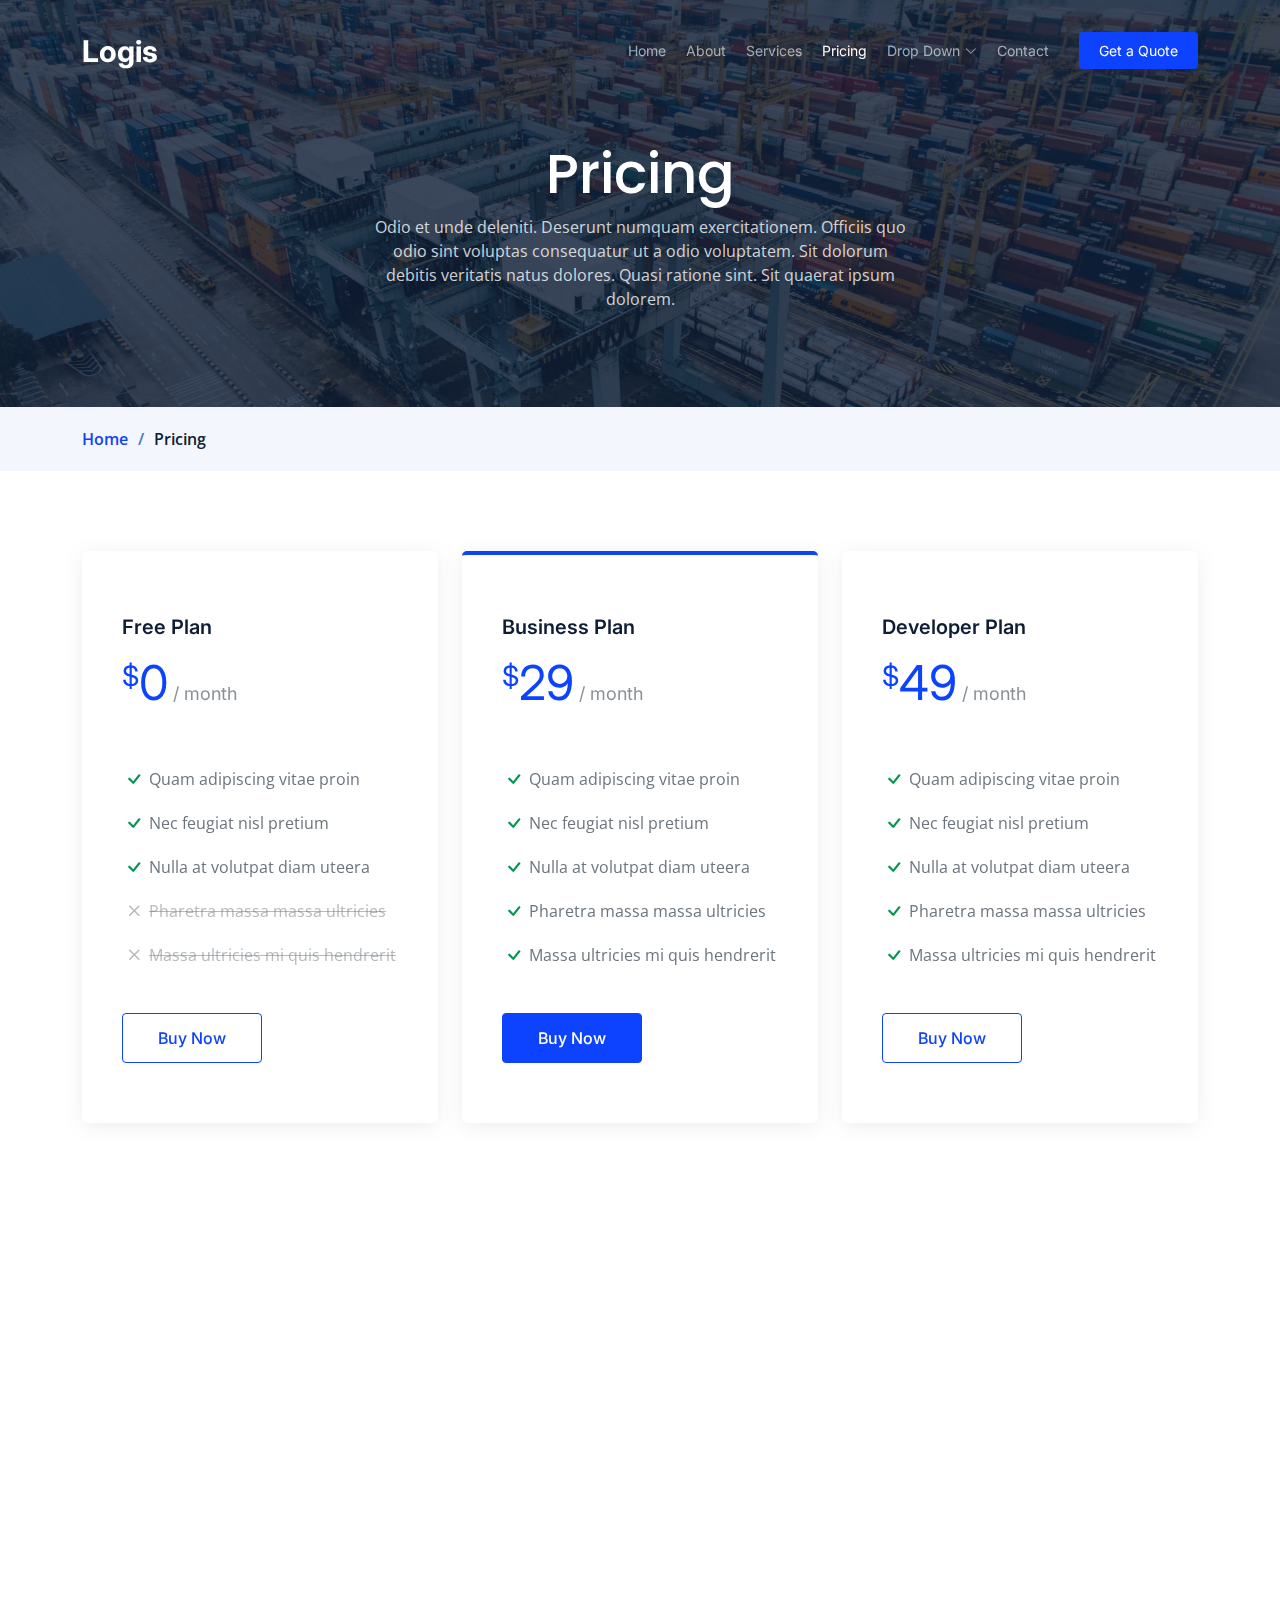
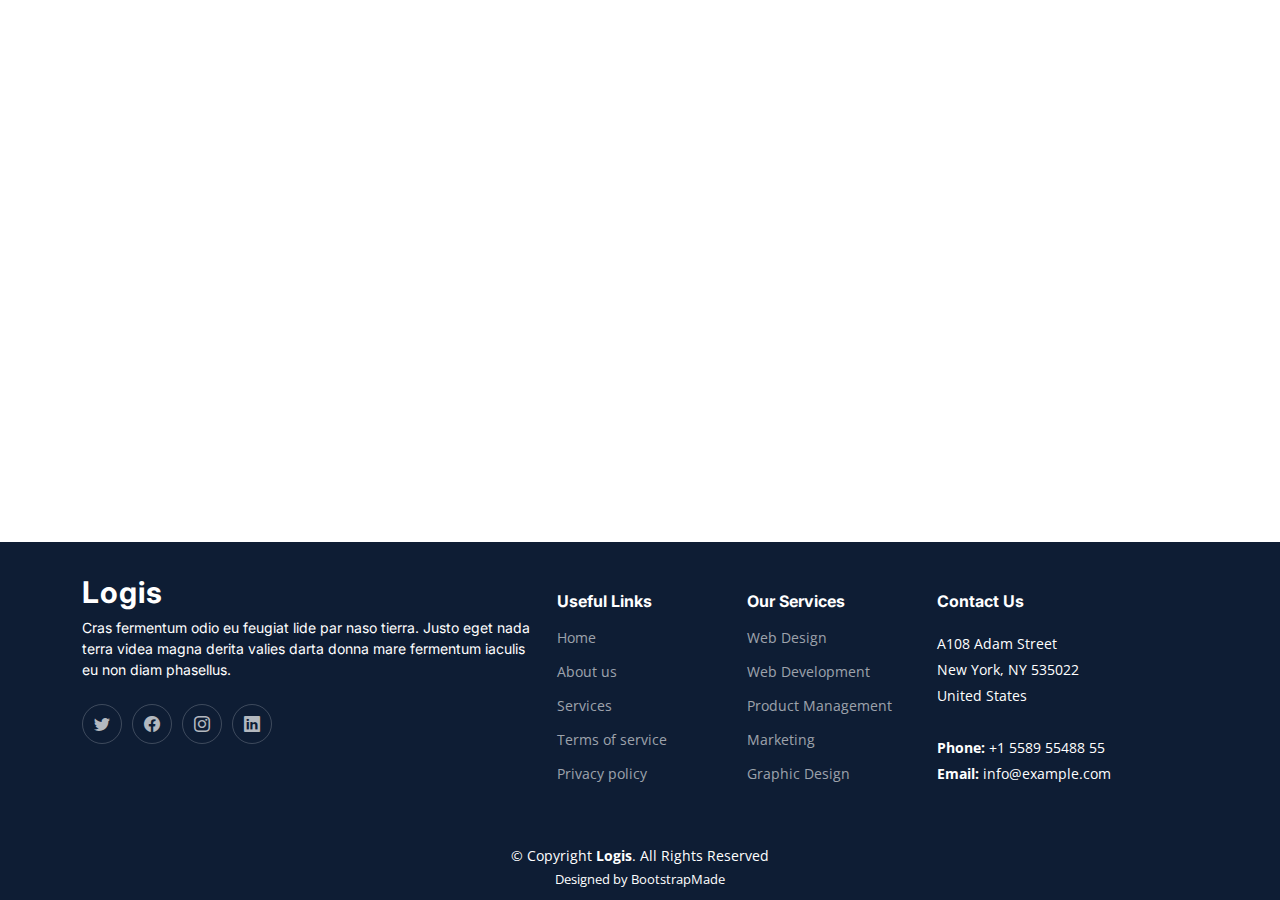
<file: pricing.html>
<!DOCTYPE html>
<html lang="en">

<head>
  <meta charset="utf-8">
  <meta content="width=device-width, initial-scale=1.0" name="viewport">

  <title>Logis Bootstrap Template - Pricing</title>
  <meta content="" name="description">
  <meta content="" name="keywords">

  <!-- Favicons -->
  <link href="assets/img/favicon.png" rel="icon">
  <link href="assets/img/apple-touch-icon.png" rel="apple-touch-icon">

  <!-- Google Fonts -->
  <link rel="preconnect" href="https://fonts.googleapis.com">
  <link rel="preconnect" href="https://fonts.gstatic.com" crossorigin>
  <link href="https://fonts.googleapis.com/css2?family=Open+Sans:ital,wght@0,300;0,400;0,500;0,600;0,700;1,300;1,400;1,600;1,700&family=Poppins:ital,wght@0,300;0,400;0,500;0,600;0,700;1,300;1,400;1,500;1,600;1,700&family=Inter:ital,wght@0,300;0,400;0,500;0,600;0,700;1,300;1,400;1,500;1,600;1,700&display=swap" rel="stylesheet">

  <!-- Vendor CSS Files -->
  <link href="assets/vendor/bootstrap/css/bootstrap.min.css" rel="stylesheet">
  <link href="assets/vendor/bootstrap-icons/bootstrap-icons.css" rel="stylesheet">
  <link href="assets/vendor/fontawesome-free/css/all.min.css" rel="stylesheet">
  <link href="assets/vendor/glightbox/css/glightbox.min.css" rel="stylesheet">
  <link href="assets/vendor/swiper/swiper-bundle.min.css" rel="stylesheet">
  <link href="assets/vendor/aos/aos.css" rel="stylesheet">

  <!-- Template Main CSS File -->
  <link href="assets/css/main.css" rel="stylesheet">

  <!-- =======================================================
  * Template Name: Logis - v1.2.1
  * Template URL: https://bootstrapmade.com/logis-bootstrap-logistics-website-template/
  * Author: BootstrapMade.com
  * License: https://bootstrapmade.com/license/
  ======================================================== -->
</head>

<body>

  <!-- ======= Header ======= -->
  <header id="header" class="header d-flex align-items-center fixed-top">
    <div class="container-fluid container-xl d-flex align-items-center justify-content-between">

      <a href="index.html" class="logo d-flex align-items-center">
        <!-- Uncomment the line below if you also wish to use an image logo -->
        <!-- <img src="assets/img/logo.png" alt=""> -->
        <h1>Logis</h1>
      </a>

      <i class="mobile-nav-toggle mobile-nav-show bi bi-list"></i>
      <i class="mobile-nav-toggle mobile-nav-hide d-none bi bi-x"></i>
      <nav id="navbar" class="navbar">
        <ul>
          <li><a href="index.html">Home</a></li>
          <li><a href="about.html">About</a></li>
          <li><a href="services.html">Services</a></li>
          <li><a href="pricing.html" class="active">Pricing</a></li>
          <li class="dropdown"><a href="#"><span>Drop Down</span> <i class="bi bi-chevron-down dropdown-indicator"></i></a>
            <ul>
              <li><a href="#">Drop Down 1</a></li>
              <li class="dropdown"><a href="#"><span>Deep Drop Down</span> <i class="bi bi-chevron-down dropdown-indicator"></i></a>
                <ul>
                  <li><a href="#">Deep Drop Down 1</a></li>
                  <li><a href="#">Deep Drop Down 2</a></li>
                  <li><a href="#">Deep Drop Down 3</a></li>
                  <li><a href="#">Deep Drop Down 4</a></li>
                  <li><a href="#">Deep Drop Down 5</a></li>
                </ul>
              </li>
              <li><a href="#">Drop Down 2</a></li>
              <li><a href="#">Drop Down 3</a></li>
              <li><a href="#">Drop Down 4</a></li>
            </ul>
          </li>
          <li><a href="contact.html">Contact</a></li>
          <li><a class="get-a-quote" href="get-a-quote.html">Get a Quote</a></li>
        </ul>
      </nav><!-- .navbar -->

    </div>
  </header><!-- End Header -->
  <!-- End Header -->

  <main id="main">

    <!-- ======= Breadcrumbs ======= -->
    <div class="breadcrumbs">
      <div class="page-header d-flex align-items-center" style="background-image: url('assets/img/page-header.jpg');">
        <div class="container position-relative">
          <div class="row d-flex justify-content-center">
            <div class="col-lg-6 text-center">
              <h2>Pricing</h2>
              <p>Odio et unde deleniti. Deserunt numquam exercitationem. Officiis quo odio sint voluptas consequatur ut a odio voluptatem. Sit dolorum debitis veritatis natus dolores. Quasi ratione sint. Sit quaerat ipsum dolorem.</p>
            </div>
          </div>
        </div>
      </div>
      <nav>
        <div class="container">
          <ol>
            <li><a href="index.html">Home</a></li>
            <li>Pricing</li>
          </ol>
        </div>
      </nav>
    </div><!-- End Breadcrumbs -->

    <!-- ======= Pricing Section ======= -->
    <section id="pricing" class="pricing">
      <div class="container" data-aos="fade-up">

        <div class="row gy-4">

          <div class="col-lg-4" data-aos="fade-up" data-aos-delay="100">
            <div class="pricing-item">
              <h3>Free Plan</h3>
              <h4><sup>$</sup>0<span> / month</span></h4>
              <ul>
                <li><i class="bi bi-check"></i> Quam adipiscing vitae proin</li>
                <li><i class="bi bi-check"></i> Nec feugiat nisl pretium</li>
                <li><i class="bi bi-check"></i> Nulla at volutpat diam uteera</li>
                <li class="na"><i class="bi bi-x"></i> <span>Pharetra massa massa ultricies</span></li>
                <li class="na"><i class="bi bi-x"></i> <span>Massa ultricies mi quis hendrerit</span></li>
              </ul>
              <a href="#" class="buy-btn">Buy Now</a>
            </div>
          </div><!-- End Pricing Item -->

          <div class="col-lg-4" data-aos="fade-up" data-aos-delay="200">
            <div class="pricing-item featured">
              <h3>Business Plan</h3>
              <h4><sup>$</sup>29<span> / month</span></h4>
              <ul>
                <li><i class="bi bi-check"></i> Quam adipiscing vitae proin</li>
                <li><i class="bi bi-check"></i> Nec feugiat nisl pretium</li>
                <li><i class="bi bi-check"></i> Nulla at volutpat diam uteera</li>
                <li><i class="bi bi-check"></i> Pharetra massa massa ultricies</li>
                <li><i class="bi bi-check"></i> Massa ultricies mi quis hendrerit</li>
              </ul>
              <a href="#" class="buy-btn">Buy Now</a>
            </div>
          </div><!-- End Pricing Item -->

          <div class="col-lg-4" data-aos="fade-up" data-aos-delay="300">
            <div class="pricing-item">
              <h3>Developer Plan</h3>
              <h4><sup>$</sup>49<span> / month</span></h4>
              <ul>
                <li><i class="bi bi-check"></i> Quam adipiscing vitae proin</li>
                <li><i class="bi bi-check"></i> Nec feugiat nisl pretium</li>
                <li><i class="bi bi-check"></i> Nulla at volutpat diam uteera</li>
                <li><i class="bi bi-check"></i> Pharetra massa massa ultricies</li>
                <li><i class="bi bi-check"></i> Massa ultricies mi quis hendrerit</li>
              </ul>
              <a href="#" class="buy-btn">Buy Now</a>
            </div>
          </div><!-- End Pricing Item -->

        </div>

      </div>
    </section><!-- End Pricing Section -->

    <!-- ======= Horizontal Pricing Section ======= -->
    <section id="horizontal-pricing" class="horizontal-pricing pt-0">
      <div class="container" data-aos="fade-up">

        <div class="section-header">
          <span>Horizontal Pricing</span>
          <h2>Horizontal Pricing</h2>

        </div>

        <div class="row gy-4 pricing-item" data-aos="fade-up" data-aos-delay="100">
          <div class="col-lg-3 d-flex align-items-center justify-content-center">
            <h3>Free Plan</h3>
          </div>
          <div class="col-lg-3 d-flex align-items-center justify-content-center">
            <h4><sup>$</sup>0<span> / month</span></h4>
          </div>
          <div class="col-lg-3 d-flex align-items-center justify-content-center">
            <ul>
              <li><i class="bi bi-check"></i> Quam adipiscing vitae proin</li>
              <li><i class="bi bi-check"></i> Nulla at volutpat diam uteera</li>
              <li class="na"><i class="bi bi-x"></i> <span>Pharetra massa massa ultricies</span></li>
            </ul>
          </div>
          <div class="col-lg-3 d-flex align-items-center justify-content-center">
            <div class="text-center"><a href="#" class="buy-btn">Buy Now</a></div>
          </div>
        </div><!-- End Pricing Item -->

        <div class="row gy-4 pricing-item featured mt-4" data-aos="fade-up" data-aos-delay="200">
          <div class="col-lg-3 d-flex align-items-center justify-content-center">
            <h3>Business Plan</h3>
          </div>
          <div class="col-lg-3 d-flex align-items-center justify-content-center">
            <h4><sup>$</sup>29<span> / month</span></h4>
          </div>
          <div class="col-lg-3 d-flex align-items-center justify-content-center">
            <ul>
              <li><i class="bi bi-check"></i> Quam adipiscing vitae proin</li>
              <li><i class="bi bi-check"></i> <strong>Nec feugiat nisl pretium</strong></li>
              <li><i class="bi bi-check"></i> Nulla at volutpat diam uteera</li>
            </ul>
          </div>
          <div class="col-lg-3 d-flex align-items-center justify-content-center">
            <div class="text-center"><a href="#" class="buy-btn">Buy Now</a></div>
          </div>
        </div><!-- End Pricing Item -->

        <div class="row gy-4 pricing-item mt-4" data-aos="fade-up" data-aos-delay="300">
          <div class="col-lg-3 d-flex align-items-center justify-content-center">
            <h3>Developer Plan</h3>
          </div>
          <div class="col-lg-3 d-flex align-items-center justify-content-center">
            <h4><sup>$</sup>49<span> / month</span></h4>
          </div>
          <div class="col-lg-3 d-flex align-items-center justify-content-center">
            <ul>
              <li><i class="bi bi-check"></i> Quam adipiscing vitae proin</li>
              <li><i class="bi bi-check"></i> Nec feugiat nisl pretium</li>
              <li><i class="bi bi-check"></i> Nulla at volutpat diam uteera</li>
            </ul>
          </div>
          <div class="col-lg-3 d-flex align-items-center justify-content-center">
            <div class="text-center"><a href="#" class="buy-btn">Buy Now</a></div>
          </div>
        </div><!-- End Pricing Item -->

      </div>
    </section><!-- End Horizontal Pricing Section -->

  </main><!-- End #main -->

  <!-- ======= Footer ======= -->
  <footer id="footer" class="footer">

    <div class="container">
      <div class="row gy-4">
        <div class="col-lg-5 col-md-12 footer-info">
          <a href="index.html" class="logo d-flex align-items-center">
            <span>Logis</span>
          </a>
          <p>Cras fermentum odio eu feugiat lide par naso tierra. Justo eget nada terra videa magna derita valies darta donna mare fermentum iaculis eu non diam phasellus.</p>
          <div class="social-links d-flex mt-4">
            <a href="#" class="twitter"><i class="bi bi-twitter"></i></a>
            <a href="#" class="facebook"><i class="bi bi-facebook"></i></a>
            <a href="#" class="instagram"><i class="bi bi-instagram"></i></a>
            <a href="#" class="linkedin"><i class="bi bi-linkedin"></i></a>
          </div>
        </div>

        <div class="col-lg-2 col-6 footer-links">
          <h4>Useful Links</h4>
          <ul>
            <li><a href="#">Home</a></li>
            <li><a href="#">About us</a></li>
            <li><a href="#">Services</a></li>
            <li><a href="#">Terms of service</a></li>
            <li><a href="#">Privacy policy</a></li>
          </ul>
        </div>

        <div class="col-lg-2 col-6 footer-links">
          <h4>Our Services</h4>
          <ul>
            <li><a href="#">Web Design</a></li>
            <li><a href="#">Web Development</a></li>
            <li><a href="#">Product Management</a></li>
            <li><a href="#">Marketing</a></li>
            <li><a href="#">Graphic Design</a></li>
          </ul>
        </div>

        <div class="col-lg-3 col-md-12 footer-contact text-center text-md-start">
          <h4>Contact Us</h4>
          <p>
            A108 Adam Street <br>
            New York, NY 535022<br>
            United States <br><br>
            <strong>Phone:</strong> +1 5589 55488 55<br>
            <strong>Email:</strong> info@example.com<br>
          </p>

        </div>

      </div>
    </div>

    <div class="container mt-4">
      <div class="copyright">
        &copy; Copyright <strong><span>Logis</span></strong>. All Rights Reserved
      </div>
      <div class="credits">
        <!-- All the links in the footer should remain intact. -->
        <!-- You can delete the links only if you purchased the pro version. -->
        <!-- Licensing information: https://bootstrapmade.com/license/ -->
        <!-- Purchase the pro version with working PHP/AJAX contact form: https://bootstrapmade.com/logis-bootstrap-logistics-website-template/ -->
        Designed by <a href="https://bootstrapmade.com/">BootstrapMade</a>
      </div>
    </div>

  </footer><!-- End Footer -->
  <!-- End Footer -->

  <a href="#" class="scroll-top d-flex align-items-center justify-content-center"><i class="bi bi-arrow-up-short"></i></a>

  <div id="preloader"></div>

  <!-- Vendor JS Files -->
  <script src="assets/vendor/bootstrap/js/bootstrap.bundle.min.js"></script>
  <script src="assets/vendor/purecounter/purecounter_vanilla.js"></script>
  <script src="assets/vendor/glightbox/js/glightbox.min.js"></script>
  <script src="assets/vendor/swiper/swiper-bundle.min.js"></script>
  <script src="assets/vendor/aos/aos.js"></script>
  <script src="assets/vendor/php-email-form/validate.js"></script>

  <!-- Template Main JS File -->
  <script src="assets/js/main.js"></script>

</body>

</html>
</file>
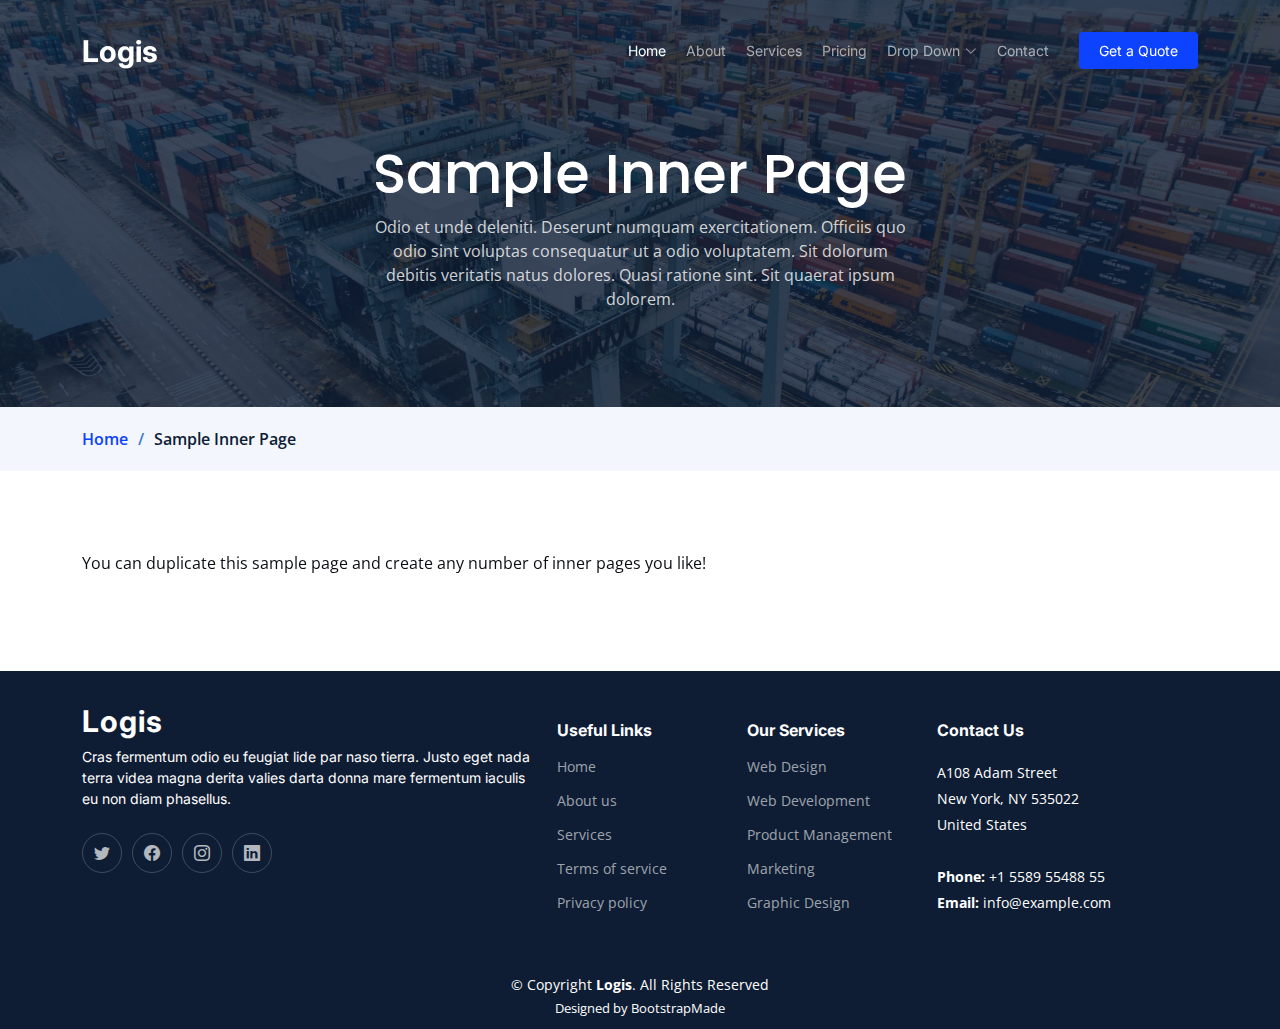
<file: sample-inner-page.html>
<!DOCTYPE html>
<html lang="en">

<head>
  <meta charset="utf-8">
  <meta content="width=device-width, initial-scale=1.0" name="viewport">

  <title>[Template] Sample Inner Page</title>
  <meta content="" name="description">
  <meta content="" name="keywords">

  <!-- Favicons -->
  <link href="assets/img/favicon.png" rel="icon">
  <link href="assets/img/apple-touch-icon.png" rel="apple-touch-icon">

  <!-- Google Fonts -->
  <link rel="preconnect" href="https://fonts.googleapis.com">
  <link rel="preconnect" href="https://fonts.gstatic.com" crossorigin>
  <link href="https://fonts.googleapis.com/css2?family=Open+Sans:ital,wght@0,300;0,400;0,500;0,600;0,700;1,300;1,400;1,600;1,700&family=Poppins:ital,wght@0,300;0,400;0,500;0,600;0,700;1,300;1,400;1,500;1,600;1,700&family=Inter:ital,wght@0,300;0,400;0,500;0,600;0,700;1,300;1,400;1,500;1,600;1,700&display=swap" rel="stylesheet">

  <!-- Vendor CSS Files -->
  <link href="assets/vendor/bootstrap/css/bootstrap.min.css" rel="stylesheet">
  <link href="assets/vendor/bootstrap-icons/bootstrap-icons.css" rel="stylesheet">
  <link href="assets/vendor/fontawesome-free/css/all.min.css" rel="stylesheet">
  <link href="assets/vendor/glightbox/css/glightbox.min.css" rel="stylesheet">
  <link href="assets/vendor/swiper/swiper-bundle.min.css" rel="stylesheet">
  <link href="assets/vendor/aos/aos.css" rel="stylesheet">

  <!-- Template Main CSS File -->
  <link href="assets/css/main.css" rel="stylesheet">

  <!-- =======================================================
  * Template Name: Logis - v1.2.1
  * Template URL: https://bootstrapmade.com/logis-bootstrap-logistics-website-template/
  * Author: BootstrapMade.com
  * License: https://bootstrapmade.com/license/
  ======================================================== -->
</head>

<body>

  <!-- ======= Header ======= -->
  <header id="header" class="header d-flex align-items-center fixed-top">
    <div class="container-fluid container-xl d-flex align-items-center justify-content-between">

      <a href="index.html" class="logo d-flex align-items-center">
        <!-- Uncomment the line below if you also wish to use an image logo -->
        <!-- <img src="assets/img/logo.png" alt=""> -->
        <h1>Logis</h1>
      </a>

      <i class="mobile-nav-toggle mobile-nav-show bi bi-list"></i>
      <i class="mobile-nav-toggle mobile-nav-hide d-none bi bi-x"></i>
      <nav id="navbar" class="navbar">
        <ul>
          <li><a href="index.html" class="active">Home</a></li>
          <li><a href="about.html">About</a></li>
          <li><a href="services.html">Services</a></li>
          <li><a href="pricing.html">Pricing</a></li>
          <li class="dropdown"><a href="#"><span>Drop Down</span> <i class="bi bi-chevron-down dropdown-indicator"></i></a>
            <ul>
              <li><a href="#">Drop Down 1</a></li>
              <li class="dropdown"><a href="#"><span>Deep Drop Down</span> <i class="bi bi-chevron-down dropdown-indicator"></i></a>
                <ul>
                  <li><a href="#">Deep Drop Down 1</a></li>
                  <li><a href="#">Deep Drop Down 2</a></li>
                  <li><a href="#">Deep Drop Down 3</a></li>
                  <li><a href="#">Deep Drop Down 4</a></li>
                  <li><a href="#">Deep Drop Down 5</a></li>
                </ul>
              </li>
              <li><a href="#">Drop Down 2</a></li>
              <li><a href="#">Drop Down 3</a></li>
              <li><a href="#">Drop Down 4</a></li>
            </ul>
          </li>
          <li><a href="contact.html">Contact</a></li>
          <li><a class="get-a-quote" href="get-a-quote.html">Get a Quote</a></li>
        </ul>
      </nav><!-- .navbar -->

    </div>
  </header><!-- End Header -->
  <!-- End Header -->

  <main id="main">

    <!-- ======= Breadcrumbs ======= -->
    <div class="breadcrumbs">
      <div class="page-header d-flex align-items-center" style="background-image: url('assets/img/page-header.jpg');">
        <div class="container position-relative">
          <div class="row d-flex justify-content-center">
            <div class="col-lg-6 text-center">
              <h2>Sample Inner Page</h2>
              <p>Odio et unde deleniti. Deserunt numquam exercitationem. Officiis quo odio sint voluptas consequatur ut a odio voluptatem. Sit dolorum debitis veritatis natus dolores. Quasi ratione sint. Sit quaerat ipsum dolorem.</p>
            </div>
          </div>
        </div>
      </div>
      <nav>
        <div class="container">
          <ol>
            <li><a href="index.html">Home</a></li>
            <li>Sample Inner Page</li>
          </ol>
        </div>
      </nav>
    </div><!-- End Breadcrumbs -->

    <section class="sample-page">
      <div class="container" data-aos="fade-up">
        <p>
          You can duplicate this sample page and create any number of inner pages you like!
        </p>
      </div>
    </section>

  </main><!-- End #main -->

  <!-- ======= Footer ======= -->
  <footer id="footer" class="footer">

    <div class="container">
      <div class="row gy-4">
        <div class="col-lg-5 col-md-12 footer-info">
          <a href="index.html" class="logo d-flex align-items-center">
            <span>Logis</span>
          </a>
          <p>Cras fermentum odio eu feugiat lide par naso tierra. Justo eget nada terra videa magna derita valies darta donna mare fermentum iaculis eu non diam phasellus.</p>
          <div class="social-links d-flex mt-4">
            <a href="#" class="twitter"><i class="bi bi-twitter"></i></a>
            <a href="#" class="facebook"><i class="bi bi-facebook"></i></a>
            <a href="#" class="instagram"><i class="bi bi-instagram"></i></a>
            <a href="#" class="linkedin"><i class="bi bi-linkedin"></i></a>
          </div>
        </div>

        <div class="col-lg-2 col-6 footer-links">
          <h4>Useful Links</h4>
          <ul>
            <li><a href="#">Home</a></li>
            <li><a href="#">About us</a></li>
            <li><a href="#">Services</a></li>
            <li><a href="#">Terms of service</a></li>
            <li><a href="#">Privacy policy</a></li>
          </ul>
        </div>

        <div class="col-lg-2 col-6 footer-links">
          <h4>Our Services</h4>
          <ul>
            <li><a href="#">Web Design</a></li>
            <li><a href="#">Web Development</a></li>
            <li><a href="#">Product Management</a></li>
            <li><a href="#">Marketing</a></li>
            <li><a href="#">Graphic Design</a></li>
          </ul>
        </div>

        <div class="col-lg-3 col-md-12 footer-contact text-center text-md-start">
          <h4>Contact Us</h4>
          <p>
            A108 Adam Street <br>
            New York, NY 535022<br>
            United States <br><br>
            <strong>Phone:</strong> +1 5589 55488 55<br>
            <strong>Email:</strong> info@example.com<br>
          </p>

        </div>

      </div>
    </div>

    <div class="container mt-4">
      <div class="copyright">
        &copy; Copyright <strong><span>Logis</span></strong>. All Rights Reserved
      </div>
      <div class="credits">
        <!-- All the links in the footer should remain intact. -->
        <!-- You can delete the links only if you purchased the pro version. -->
        <!-- Licensing information: https://bootstrapmade.com/license/ -->
        <!-- Purchase the pro version with working PHP/AJAX contact form: https://bootstrapmade.com/logis-bootstrap-logistics-website-template/ -->
        Designed by <a href="https://bootstrapmade.com/">BootstrapMade</a>
      </div>
    </div>

  </footer><!-- End Footer -->
  <!-- End Footer -->

  <a href="#" class="scroll-top d-flex align-items-center justify-content-center"><i class="bi bi-arrow-up-short"></i></a>

  <div id="preloader"></div>

  <!-- Vendor JS Files -->
  <script src="assets/vendor/bootstrap/js/bootstrap.bundle.min.js"></script>
  <script src="assets/vendor/purecounter/purecounter_vanilla.js"></script>
  <script src="assets/vendor/glightbox/js/glightbox.min.js"></script>
  <script src="assets/vendor/swiper/swiper-bundle.min.js"></script>
  <script src="assets/vendor/aos/aos.js"></script>
  <script src="assets/vendor/php-email-form/validate.js"></script>

  <!-- Template Main JS File -->
  <script src="assets/js/main.js"></script>

</body>

</html>
</file>
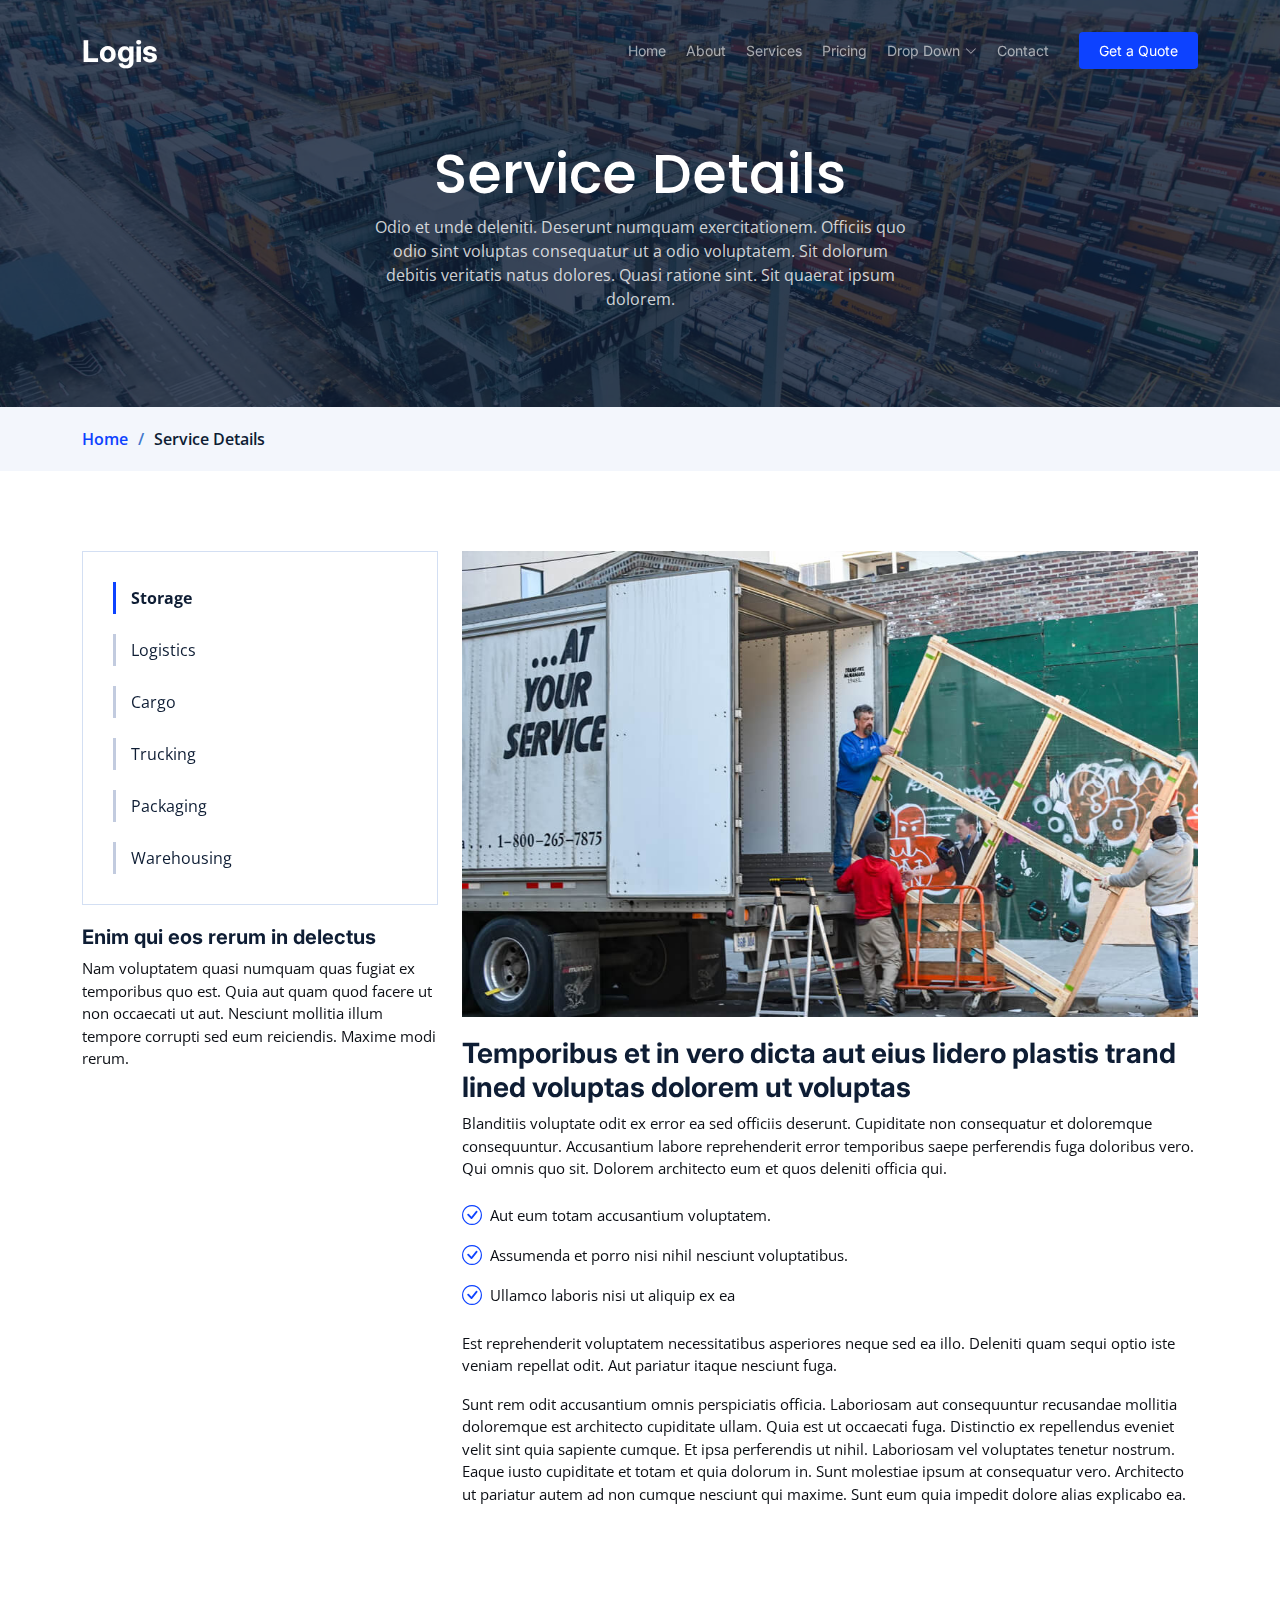
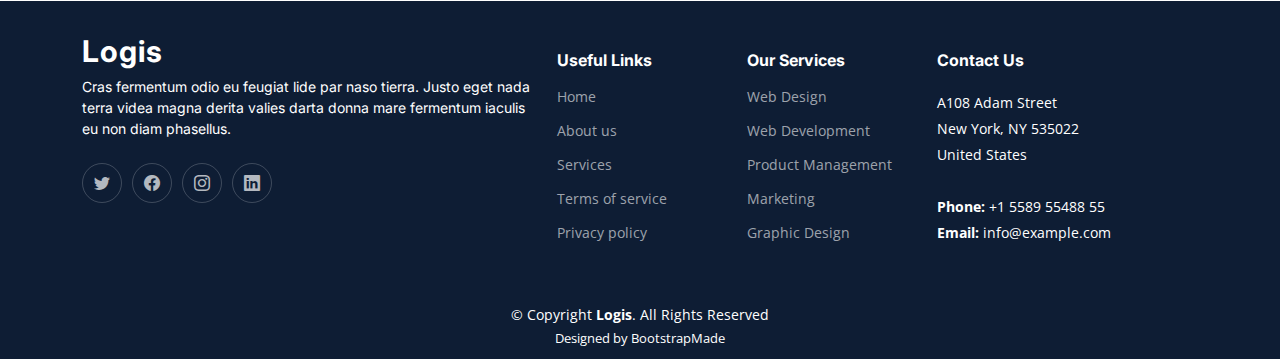
<file: service-details.html>
<!DOCTYPE html>
<html lang="en">

<head>
  <meta charset="utf-8">
  <meta content="width=device-width, initial-scale=1.0" name="viewport">

  <title>Logis Bootstrap Template - Service Details</title>
  <meta content="" name="description">
  <meta content="" name="keywords">

  <!-- Favicons -->
  <link href="assets/img/favicon.png" rel="icon">
  <link href="assets/img/apple-touch-icon.png" rel="apple-touch-icon">

  <!-- Google Fonts -->
  <link rel="preconnect" href="https://fonts.googleapis.com">
  <link rel="preconnect" href="https://fonts.gstatic.com" crossorigin>
  <link href="https://fonts.googleapis.com/css2?family=Open+Sans:ital,wght@0,300;0,400;0,500;0,600;0,700;1,300;1,400;1,600;1,700&family=Poppins:ital,wght@0,300;0,400;0,500;0,600;0,700;1,300;1,400;1,500;1,600;1,700&family=Inter:ital,wght@0,300;0,400;0,500;0,600;0,700;1,300;1,400;1,500;1,600;1,700&display=swap" rel="stylesheet">

  <!-- Vendor CSS Files -->
  <link href="assets/vendor/bootstrap/css/bootstrap.min.css" rel="stylesheet">
  <link href="assets/vendor/bootstrap-icons/bootstrap-icons.css" rel="stylesheet">
  <link href="assets/vendor/fontawesome-free/css/all.min.css" rel="stylesheet">
  <link href="assets/vendor/glightbox/css/glightbox.min.css" rel="stylesheet">
  <link href="assets/vendor/swiper/swiper-bundle.min.css" rel="stylesheet">
  <link href="assets/vendor/aos/aos.css" rel="stylesheet">

  <!-- Template Main CSS File -->
  <link href="assets/css/main.css" rel="stylesheet">

  <!-- =======================================================
  * Template Name: Logis - v1.2.1
  * Template URL: https://bootstrapmade.com/logis-bootstrap-logistics-website-template/
  * Author: BootstrapMade.com
  * License: https://bootstrapmade.com/license/
  ======================================================== -->
</head>

<body>

  <!-- ======= Header ======= -->
  <header id="header" class="header d-flex align-items-center fixed-top">
    <div class="container-fluid container-xl d-flex align-items-center justify-content-between">

      <a href="index.html" class="logo d-flex align-items-center">
        <!-- Uncomment the line below if you also wish to use an image logo -->
        <!-- <img src="assets/img/logo.png" alt=""> -->
        <h1>Logis</h1>
      </a>

      <i class="mobile-nav-toggle mobile-nav-show bi bi-list"></i>
      <i class="mobile-nav-toggle mobile-nav-hide d-none bi bi-x"></i>
      <nav id="navbar" class="navbar">
        <ul>
          <li><a href="index.html">Home</a></li>
          <li><a href="about.html">About</a></li>
          <li><a href="services.html">Services</a></li>
          <li><a href="pricing.html">Pricing</a></li>
          <li class="dropdown"><a href="#"><span>Drop Down</span> <i class="bi bi-chevron-down dropdown-indicator"></i></a>
            <ul>
              <li><a href="#">Drop Down 1</a></li>
              <li class="dropdown"><a href="#"><span>Deep Drop Down</span> <i class="bi bi-chevron-down dropdown-indicator"></i></a>
                <ul>
                  <li><a href="#">Deep Drop Down 1</a></li>
                  <li><a href="#">Deep Drop Down 2</a></li>
                  <li><a href="#">Deep Drop Down 3</a></li>
                  <li><a href="#">Deep Drop Down 4</a></li>
                  <li><a href="#">Deep Drop Down 5</a></li>
                </ul>
              </li>
              <li><a href="#">Drop Down 2</a></li>
              <li><a href="#">Drop Down 3</a></li>
              <li><a href="#">Drop Down 4</a></li>
            </ul>
          </li>
          <li><a href="contact.html">Contact</a></li>
          <li><a class="get-a-quote" href="get-a-quote.html">Get a Quote</a></li>
        </ul>
      </nav><!-- .navbar -->

    </div>
  </header><!-- End Header -->
  <!-- End Header -->

  <main id="main">

    <!-- ======= Breadcrumbs ======= -->
    <div class="breadcrumbs">
      <div class="page-header d-flex align-items-center" style="background-image: url('assets/img/page-header.jpg');">
        <div class="container position-relative">
          <div class="row d-flex justify-content-center">
            <div class="col-lg-6 text-center">
              <h2>Service Details</h2>
              <p>Odio et unde deleniti. Deserunt numquam exercitationem. Officiis quo odio sint voluptas consequatur ut a odio voluptatem. Sit dolorum debitis veritatis natus dolores. Quasi ratione sint. Sit quaerat ipsum dolorem.</p>
            </div>
          </div>
        </div>
      </div>
      <nav>
        <div class="container">
          <ol>
            <li><a href="index.html">Home</a></li>
            <li>Service Details</li>
          </ol>
        </div>
      </nav>
    </div><!-- End Breadcrumbs -->

    <!-- ======= Service Details Section ======= -->
    <section id="service-details" class="service-details">
      <div class="container" data-aos="fade-up">

        <div class="row gy-4">

          <div class="col-lg-4">
            <div class="services-list">
              <a href="#" class="active">Storage</a>
              <a href="#">Logistics</a>
              <a href="#">Cargo</a>
              <a href="#">Trucking</a>
              <a href="#">Packaging</a>
              <a href="#">Warehousing</a>
            </div>

            <h4>Enim qui eos rerum in delectus</h4>
            <p>Nam voluptatem quasi numquam quas fugiat ex temporibus quo est. Quia aut quam quod facere ut non occaecati ut aut. Nesciunt mollitia illum tempore corrupti sed eum reiciendis. Maxime modi rerum.</p>
          </div>

          <div class="col-lg-8">
            <img src="assets/img/service-details.jpg" alt="" class="img-fluid services-img">
            <h3>Temporibus et in vero dicta aut eius lidero plastis trand lined voluptas dolorem ut voluptas</h3>
            <p>
              Blanditiis voluptate odit ex error ea sed officiis deserunt. Cupiditate non consequatur et doloremque consequuntur. Accusantium labore reprehenderit error temporibus saepe perferendis fuga doloribus vero. Qui omnis quo sit. Dolorem architecto eum et quos deleniti officia qui.
            </p>
            <ul>
              <li><i class="bi bi-check-circle"></i> <span>Aut eum totam accusantium voluptatem.</span></li>
              <li><i class="bi bi-check-circle"></i> <span>Assumenda et porro nisi nihil nesciunt voluptatibus.</span></li>
              <li><i class="bi bi-check-circle"></i> <span>Ullamco laboris nisi ut aliquip ex ea</span></li>
            </ul>
            <p>
              Est reprehenderit voluptatem necessitatibus asperiores neque sed ea illo. Deleniti quam sequi optio iste veniam repellat odit. Aut pariatur itaque nesciunt fuga.
            </p>
            <p>
              Sunt rem odit accusantium omnis perspiciatis officia. Laboriosam aut consequuntur recusandae mollitia doloremque est architecto cupiditate ullam. Quia est ut occaecati fuga. Distinctio ex repellendus eveniet velit sint quia sapiente cumque. Et ipsa perferendis ut nihil. Laboriosam vel voluptates tenetur nostrum. Eaque iusto cupiditate et totam et quia dolorum in. Sunt molestiae ipsum at consequatur vero. Architecto ut pariatur autem ad non cumque nesciunt qui maxime. Sunt eum quia impedit dolore alias explicabo ea.
            </p>
          </div>

        </div>

      </div>
    </section><!-- End Service Details Section -->

  </main><!-- End #main -->

  <!-- ======= Footer ======= -->
  <footer id="footer" class="footer">

    <div class="container">
      <div class="row gy-4">
        <div class="col-lg-5 col-md-12 footer-info">
          <a href="index.html" class="logo d-flex align-items-center">
            <span>Logis</span>
          </a>
          <p>Cras fermentum odio eu feugiat lide par naso tierra. Justo eget nada terra videa magna derita valies darta donna mare fermentum iaculis eu non diam phasellus.</p>
          <div class="social-links d-flex mt-4">
            <a href="#" class="twitter"><i class="bi bi-twitter"></i></a>
            <a href="#" class="facebook"><i class="bi bi-facebook"></i></a>
            <a href="#" class="instagram"><i class="bi bi-instagram"></i></a>
            <a href="#" class="linkedin"><i class="bi bi-linkedin"></i></a>
          </div>
        </div>

        <div class="col-lg-2 col-6 footer-links">
          <h4>Useful Links</h4>
          <ul>
            <li><a href="#">Home</a></li>
            <li><a href="#">About us</a></li>
            <li><a href="#">Services</a></li>
            <li><a href="#">Terms of service</a></li>
            <li><a href="#">Privacy policy</a></li>
          </ul>
        </div>

        <div class="col-lg-2 col-6 footer-links">
          <h4>Our Services</h4>
          <ul>
            <li><a href="#">Web Design</a></li>
            <li><a href="#">Web Development</a></li>
            <li><a href="#">Product Management</a></li>
            <li><a href="#">Marketing</a></li>
            <li><a href="#">Graphic Design</a></li>
          </ul>
        </div>

        <div class="col-lg-3 col-md-12 footer-contact text-center text-md-start">
          <h4>Contact Us</h4>
          <p>
            A108 Adam Street <br>
            New York, NY 535022<br>
            United States <br><br>
            <strong>Phone:</strong> +1 5589 55488 55<br>
            <strong>Email:</strong> info@example.com<br>
          </p>

        </div>

      </div>
    </div>

    <div class="container mt-4">
      <div class="copyright">
        &copy; Copyright <strong><span>Logis</span></strong>. All Rights Reserved
      </div>
      <div class="credits">
        <!-- All the links in the footer should remain intact. -->
        <!-- You can delete the links only if you purchased the pro version. -->
        <!-- Licensing information: https://bootstrapmade.com/license/ -->
        <!-- Purchase the pro version with working PHP/AJAX contact form: https://bootstrapmade.com/logis-bootstrap-logistics-website-template/ -->
        Designed by <a href="https://bootstrapmade.com/">BootstrapMade</a>
      </div>
    </div>

  </footer><!-- End Footer -->
  <!-- End Footer -->

  <a href="#" class="scroll-top d-flex align-items-center justify-content-center"><i class="bi bi-arrow-up-short"></i></a>

  <div id="preloader"></div>

  <!-- Vendor JS Files -->
  <script src="assets/vendor/bootstrap/js/bootstrap.bundle.min.js"></script>
  <script src="assets/vendor/purecounter/purecounter_vanilla.js"></script>
  <script src="assets/vendor/glightbox/js/glightbox.min.js"></script>
  <script src="assets/vendor/swiper/swiper-bundle.min.js"></script>
  <script src="assets/vendor/aos/aos.js"></script>
  <script src="assets/vendor/php-email-form/validate.js"></script>

  <!-- Template Main JS File -->
  <script src="assets/js/main.js"></script>

</body>

</html>
</file>
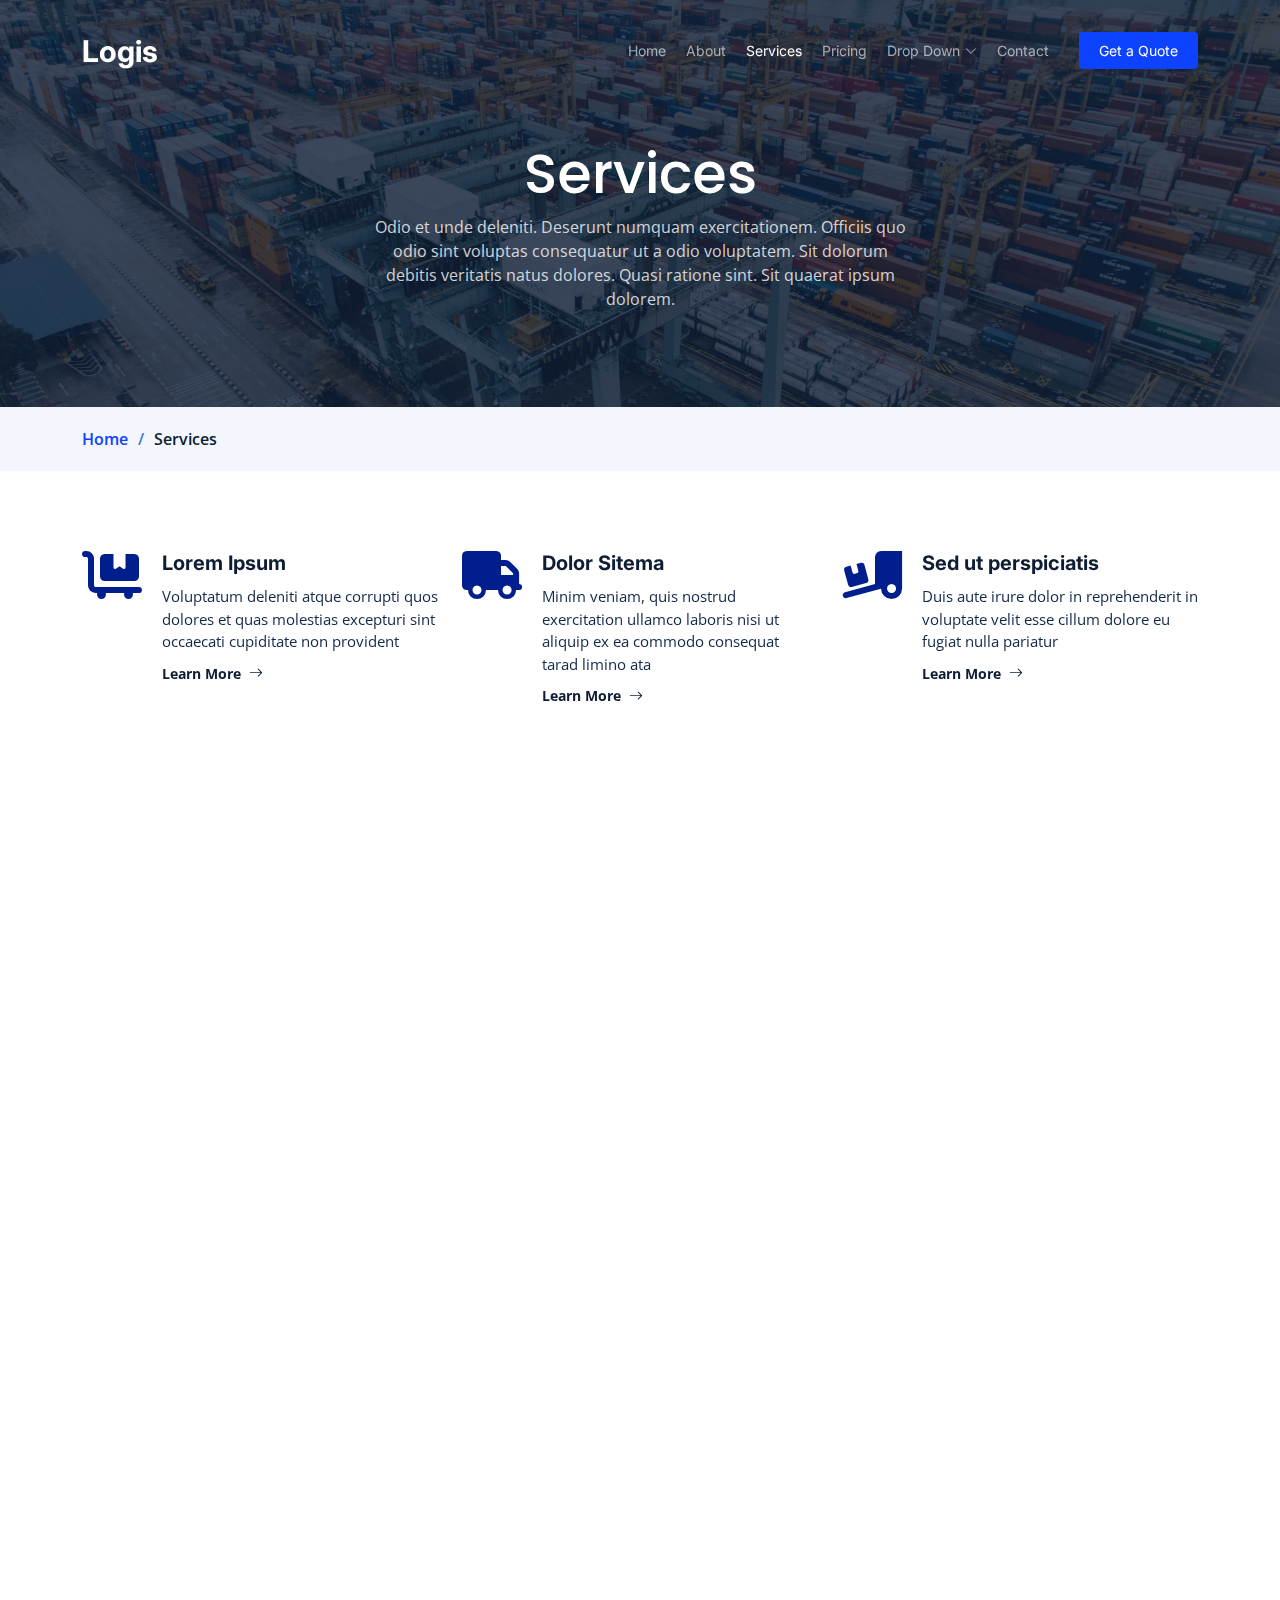
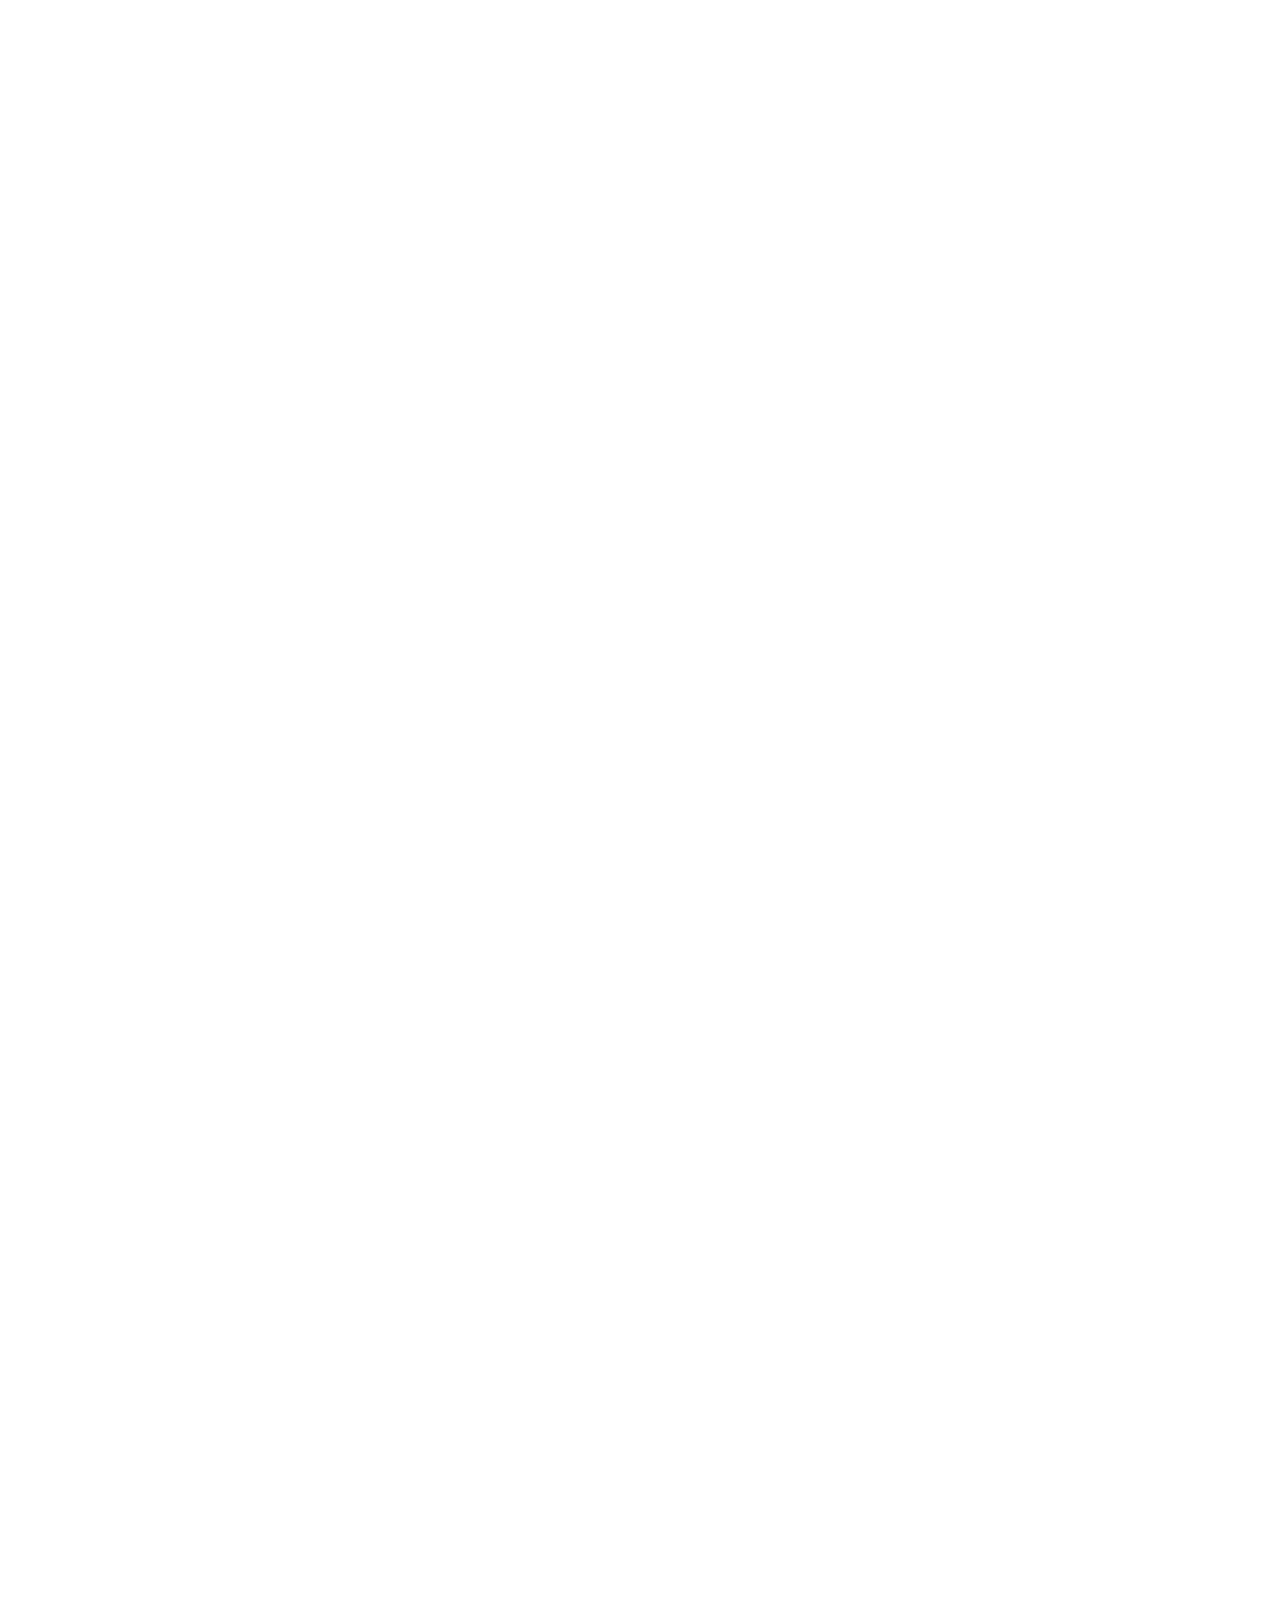
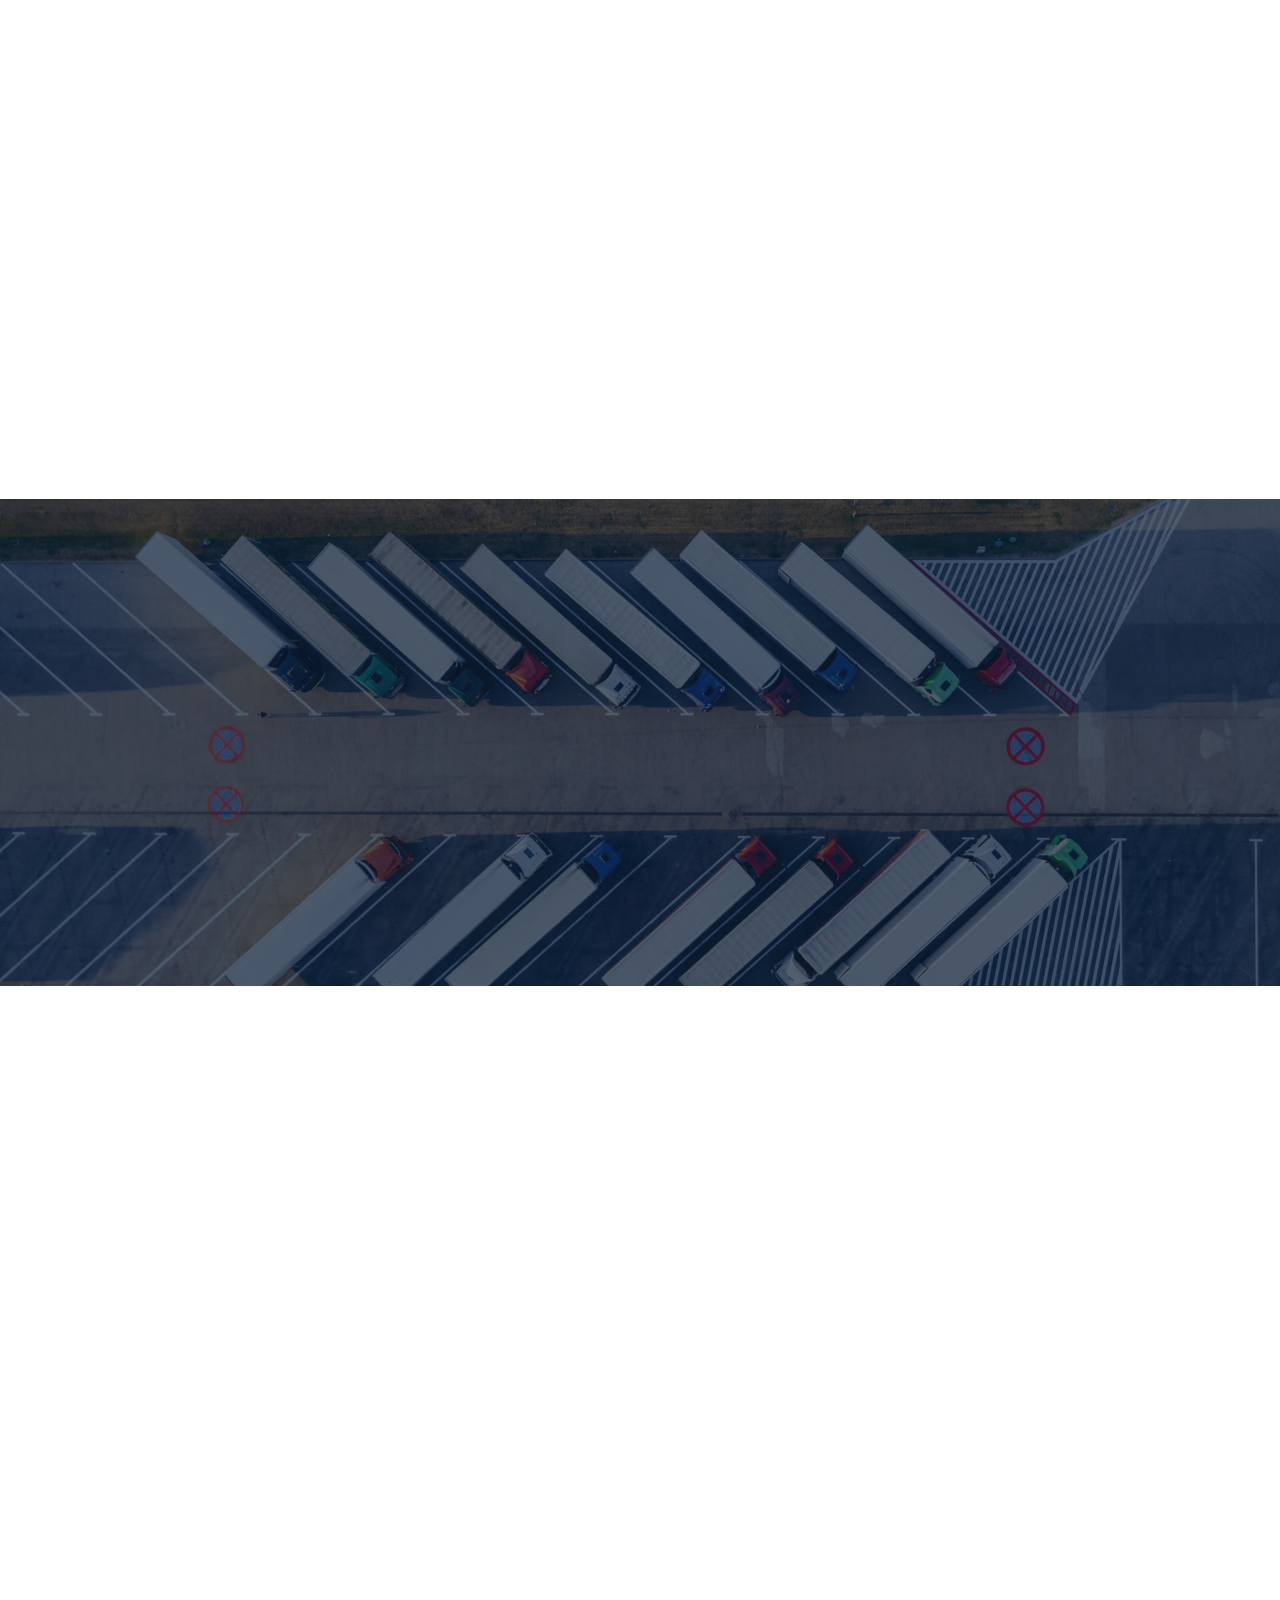
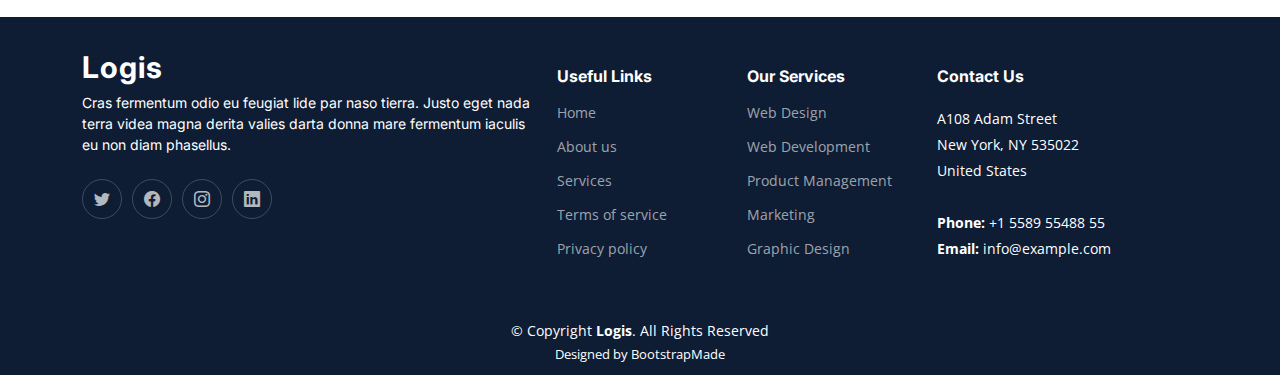
<file: services.html>
<!DOCTYPE html>
<html lang="en">

<head>
  <meta charset="utf-8">
  <meta content="width=device-width, initial-scale=1.0" name="viewport">

  <title>Logis Bootstrap Template - Services</title>
  <meta content="" name="description">
  <meta content="" name="keywords">

  <!-- Favicons -->
  <link href="assets/img/favicon.png" rel="icon">
  <link href="assets/img/apple-touch-icon.png" rel="apple-touch-icon">

  <!-- Google Fonts -->
  <link rel="preconnect" href="https://fonts.googleapis.com">
  <link rel="preconnect" href="https://fonts.gstatic.com" crossorigin>
  <link href="https://fonts.googleapis.com/css2?family=Open+Sans:ital,wght@0,300;0,400;0,500;0,600;0,700;1,300;1,400;1,600;1,700&family=Poppins:ital,wght@0,300;0,400;0,500;0,600;0,700;1,300;1,400;1,500;1,600;1,700&family=Inter:ital,wght@0,300;0,400;0,500;0,600;0,700;1,300;1,400;1,500;1,600;1,700&display=swap" rel="stylesheet">

  <!-- Vendor CSS Files -->
  <link href="assets/vendor/bootstrap/css/bootstrap.min.css" rel="stylesheet">
  <link href="assets/vendor/bootstrap-icons/bootstrap-icons.css" rel="stylesheet">
  <link href="assets/vendor/fontawesome-free/css/all.min.css" rel="stylesheet">
  <link href="assets/vendor/glightbox/css/glightbox.min.css" rel="stylesheet">
  <link href="assets/vendor/swiper/swiper-bundle.min.css" rel="stylesheet">
  <link href="assets/vendor/aos/aos.css" rel="stylesheet">

  <!-- Template Main CSS File -->
  <link href="assets/css/main.css" rel="stylesheet">

  <!-- =======================================================
  * Template Name: Logis - v1.2.1
  * Template URL: https://bootstrapmade.com/logis-bootstrap-logistics-website-template/
  * Author: BootstrapMade.com
  * License: https://bootstrapmade.com/license/
  ======================================================== -->
</head>

<body>

  <!-- ======= Header ======= -->
  <header id="header" class="header d-flex align-items-center fixed-top">
    <div class="container-fluid container-xl d-flex align-items-center justify-content-between">

      <a href="index.html" class="logo d-flex align-items-center">
        <!-- Uncomment the line below if you also wish to use an image logo -->
        <!-- <img src="assets/img/logo.png" alt=""> -->
        <h1>Logis</h1>
      </a>

      <i class="mobile-nav-toggle mobile-nav-show bi bi-list"></i>
      <i class="mobile-nav-toggle mobile-nav-hide d-none bi bi-x"></i>
      <nav id="navbar" class="navbar">
        <ul>
          <li><a href="index.html">Home</a></li>
          <li><a href="about.html">About</a></li>
          <li><a href="services.html" class="active">Services</a></li>
          <li><a href="pricing.html">Pricing</a></li>
          <li class="dropdown"><a href="#"><span>Drop Down</span> <i class="bi bi-chevron-down dropdown-indicator"></i></a>
            <ul>
              <li><a href="#">Drop Down 1</a></li>
              <li class="dropdown"><a href="#"><span>Deep Drop Down</span> <i class="bi bi-chevron-down dropdown-indicator"></i></a>
                <ul>
                  <li><a href="#">Deep Drop Down 1</a></li>
                  <li><a href="#">Deep Drop Down 2</a></li>
                  <li><a href="#">Deep Drop Down 3</a></li>
                  <li><a href="#">Deep Drop Down 4</a></li>
                  <li><a href="#">Deep Drop Down 5</a></li>
                </ul>
              </li>
              <li><a href="#">Drop Down 2</a></li>
              <li><a href="#">Drop Down 3</a></li>
              <li><a href="#">Drop Down 4</a></li>
            </ul>
          </li>
          <li><a href="contact.html">Contact</a></li>
          <li><a class="get-a-quote" href="get-a-quote.html">Get a Quote</a></li>
        </ul>
      </nav><!-- .navbar -->

    </div>
  </header><!-- End Header -->
  <!-- End Header -->

  <main id="main">

    <!-- ======= Breadcrumbs ======= -->
    <div class="breadcrumbs">
      <div class="page-header d-flex align-items-center" style="background-image: url('assets/img/page-header.jpg');">
        <div class="container position-relative">
          <div class="row d-flex justify-content-center">
            <div class="col-lg-6 text-center">
              <h2>Services</h2>
              <p>Odio et unde deleniti. Deserunt numquam exercitationem. Officiis quo odio sint voluptas consequatur ut a odio voluptatem. Sit dolorum debitis veritatis natus dolores. Quasi ratione sint. Sit quaerat ipsum dolorem.</p>
            </div>
          </div>
        </div>
      </div>
      <nav>
        <div class="container">
          <ol>
            <li><a href="index.html">Home</a></li>
            <li>Services</li>
          </ol>
        </div>
      </nav>
    </div><!-- End Breadcrumbs -->

    <!-- ======= Featured Services Section ======= -->
    <section id="featured-services" class="featured-services">
      <div class="container">

        <div class="row gy-4">

          <div class="col-lg-4 col-md-6 service-item d-flex" data-aos="fade-up">
            <div class="icon flex-shrink-0"><i class="fa-solid fa-cart-flatbed"></i></div>
            <div>
              <h4 class="title">Lorem Ipsum</h4>
              <p class="description">Voluptatum deleniti atque corrupti quos dolores et quas molestias excepturi sint occaecati cupiditate non provident</p>
              <a href="service-details.html" class="readmore stretched-link"><span>Learn More</span><i class="bi bi-arrow-right"></i></a>
            </div>
          </div>
          <!-- End Service Item -->

          <div class="col-lg-4 col-md-6 service-item d-flex" data-aos="fade-up" data-aos-delay="100">
            <div class="icon flex-shrink-0"><i class="fa-solid fa-truck"></i></div>
            <div>
              <h4 class="title">Dolor Sitema</h4>
              <p class="description">Minim veniam, quis nostrud exercitation ullamco laboris nisi ut aliquip ex ea commodo consequat tarad limino ata</p>
              <a href="service-details.html" class="readmore stretched-link"><span>Learn More</span><i class="bi bi-arrow-right"></i></a>
            </div>
          </div><!-- End Service Item -->

          <div class="col-lg-4 col-md-6 service-item d-flex" data-aos="fade-up" data-aos-delay="200">
            <div class="icon flex-shrink-0"><i class="fa-solid fa-truck-ramp-box"></i></div>
            <div>
              <h4 class="title">Sed ut perspiciatis</h4>
              <p class="description">Duis aute irure dolor in reprehenderit in voluptate velit esse cillum dolore eu fugiat nulla pariatur</p>
              <a href="service-details.html" class="readmore stretched-link"><span>Learn More</span><i class="bi bi-arrow-right"></i></a>
            </div>
          </div><!-- End Service Item -->

        </div>

      </div>
    </section><!-- End Featured Services Section -->

    <!-- ======= Services Section ======= -->
    <section id="service" class="services pt-0">
      <div class="container" data-aos="fade-up">

        <div class="section-header">
          <span>Our Services</span>
          <h2>Our Services</h2>

        </div>

        <div class="row gy-4">

          <div class="col-lg-4 col-md-6" data-aos="fade-up" data-aos-delay="100">
            <div class="card">
              <div class="card-img">
                <img src="assets/img/storage-service.jpg" alt="" class="img-fluid">
              </div>
              <h3><a href="service-details.html" class="stretched-link">Storage</a></h3>
              <p>Cumque eos in qui numquam. Aut aspernatur perferendis sed atque quia voluptas quisquam repellendus temporibus itaqueofficiis odit</p>
            </div>
          </div><!-- End Card Item -->

          <div class="col-lg-4 col-md-6" data-aos="fade-up" data-aos-delay="200">
            <div class="card">
              <div class="card-img">
                <img src="assets/img/logistics-service.jpg" alt="" class="img-fluid">
              </div>
              <h3><a href="service-details.html" class="stretched-link">Logistics</a></h3>
              <p>Asperiores provident dolor accusamus pariatur dolore nam id audantium ut et iure incidunt molestiae dolor ipsam ducimus occaecati nisi</p>
            </div>
          </div><!-- End Card Item -->

          <div class="col-lg-4 col-md-6" data-aos="fade-up" data-aos-delay="300">
            <div class="card">
              <div class="card-img">
                <img src="assets/img/cargo-service.jpg" alt="" class="img-fluid">
              </div>
              <h3><a href="service-details.html" class="stretched-link">Cargo</a></h3>
              <p>Dicta quam similique quia architecto eos nisi aut ratione aut ipsum reiciendis sit doloremque oluptatem aut et molestiae ut et nihil</p>
            </div>
          </div><!-- End Card Item -->

          <div class="col-lg-4 col-md-6" data-aos="fade-up" data-aos-delay="400">
            <div class="card">
              <div class="card-img">
                <img src="assets/img/trucking-service.jpg" alt="" class="img-fluid">
              </div>
              <h3><a href="service-details.html" class="stretched-link">Trucking</a></h3>
              <p>Dicta quam similique quia architecto eos nisi aut ratione aut ipsum reiciendis sit doloremque oluptatem aut et molestiae ut et nihil</p>
            </div>
          </div><!-- End Card Item -->

          <div class="col-lg-4 col-md-6" data-aos="fade-up" data-aos-delay="500">
            <div class="card">
              <div class="card-img">
                <img src="assets/img/packaging-service.jpg" alt="" class="img-fluid">
              </div>
              <h3><a href="service-details.html" class="stretched-link">Packaging</a></h3>
              <p>Illo consequuntur quisquam delectus praesentium modi dignissimos facere vel cum onsequuntur maiores beatae consequatur magni voluptates</p>
            </div>
          </div><!-- End Card Item -->

          <div class="col-lg-4 col-md-6" data-aos="fade-up" data-aos-delay="600">
            <div class="card">
              <div class="card-img">
                <img src="assets/img/warehousing-service.jpg" alt="" class="img-fluid">
              </div>
              <h3><a href="service-details.html" class="stretched-link">Warehousing</a></h3>
              <p>Quas assumenda non occaecati molestiae. In aut earum sed natus eatae in vero. Ab modi quisquam aut nostrum unde et qui est non quo nulla</p>
            </div>
          </div><!-- End Card Item -->

        </div>

      </div>
    </section><!-- End Services Section -->

    <!-- ======= Features Section ======= -->
    <section id="features" class="features">
      <div class="container">

        <div class="row gy-4 align-items-center features-item" data-aos="fade-up">

          <div class="col-md-5">
            <img src="assets/img/features-1.jpg" class="img-fluid" alt="">
          </div>
          <div class="col-md-7">
            <h3>Voluptatem dignissimos provident quasi corporis voluptates sit assumenda.</h3>
            <p class="fst-italic">
              Lorem ipsum dolor sit amet, consectetur adipiscing elit, sed do eiusmod tempor incididunt ut labore et dolore
              magna aliqua.
            </p>
            <ul>
              <li><i class="bi bi-check"></i> Ullamco laboris nisi ut aliquip ex ea commodo consequat.</li>
              <li><i class="bi bi-check"></i> Duis aute irure dolor in reprehenderit in voluptate velit.</li>
              <li><i class="bi bi-check"></i> Ullam est qui quos consequatur eos accusamus.</li>
            </ul>
          </div>
        </div><!-- Features Item -->

        <div class="row gy-4 align-items-center features-item" data-aos="fade-up">
          <div class="col-md-5 order-1 order-md-2">
            <img src="assets/img/features-2.jpg" class="img-fluid" alt="">
          </div>
          <div class="col-md-7 order-2 order-md-1">
            <h3>Corporis temporibus maiores provident</h3>
            <p class="fst-italic">
              Lorem ipsum dolor sit amet, consectetur adipiscing elit, sed do eiusmod tempor incididunt ut labore et dolore
              magna aliqua.
            </p>
            <p>
              Ullamco laboris nisi ut aliquip ex ea commodo consequat. Duis aute irure dolor in reprehenderit in voluptate
              velit esse cillum dolore eu fugiat nulla pariatur. Excepteur sint occaecat cupidatat non proident, sunt in
              culpa qui officia deserunt mollit anim id est laborum
            </p>
          </div>
        </div><!-- Features Item -->

        <div class="row gy-4 align-items-center features-item" data-aos="fade-up">
          <div class="col-md-5">
            <img src="assets/img/features-3.jpg" class="img-fluid" alt="">
          </div>
          <div class="col-md-7">
            <h3>Sunt consequatur ad ut est nulla consectetur reiciendis animi voluptas</h3>
            <p>Cupiditate placeat cupiditate placeat est ipsam culpa. Delectus quia minima quod. Sunt saepe odit aut quia voluptatem hic voluptas dolor doloremque.</p>
            <ul>
              <li><i class="bi bi-check"></i> Ullamco laboris nisi ut aliquip ex ea commodo consequat.</li>
              <li><i class="bi bi-check"></i> Duis aute irure dolor in reprehenderit in voluptate velit.</li>
              <li><i class="bi bi-check"></i> Facilis ut et voluptatem aperiam. Autem soluta ad fugiat.</li>
            </ul>
          </div>
        </div><!-- Features Item -->

        <div class="row gy-4 align-items-center features-item" data-aos="fade-up">
          <div class="col-md-5 order-1 order-md-2">
            <img src="assets/img/features-4.jpg" class="img-fluid" alt="">
          </div>
          <div class="col-md-7 order-2 order-md-1">
            <h3>Quas et necessitatibus eaque impedit ipsum animi consequatur incidunt in</h3>
            <p class="fst-italic">
              Lorem ipsum dolor sit amet, consectetur adipiscing elit, sed do eiusmod tempor incididunt ut labore et dolore
              magna aliqua.
            </p>
            <p>
              Ullamco laboris nisi ut aliquip ex ea commodo consequat. Duis aute irure dolor in reprehenderit in voluptate
              velit esse cillum dolore eu fugiat nulla pariatur. Excepteur sint occaecat cupidatat non proident, sunt in
              culpa qui officia deserunt mollit anim id est laborum
            </p>
          </div>
        </div><!-- Features Item -->

      </div>
    </section><!-- End Features Section -->

    <!-- ======= Testimonials Section ======= -->
    <section id="testimonials" class="testimonials">
      <div class="container">

        <div class="slides-1 swiper" data-aos="fade-up">
          <div class="swiper-wrapper">

            <div class="swiper-slide">
              <div class="testimonial-item">
                <img src="assets/img/testimonials/testimonials-1.jpg" class="testimonial-img" alt="">
                <h3>Saul Goodman</h3>
                <h4>Ceo &amp; Founder</h4>
                <div class="stars">
                  <i class="bi bi-star-fill"></i><i class="bi bi-star-fill"></i><i class="bi bi-star-fill"></i><i class="bi bi-star-fill"></i><i class="bi bi-star-fill"></i>
                </div>
                <p>
                  <i class="bi bi-quote quote-icon-left"></i>
                  Proin iaculis purus consequat sem cure digni ssim donec porttitora entum suscipit rhoncus. Accusantium quam, ultricies eget id, aliquam eget nibh et. Maecen aliquam, risus at semper.
                  <i class="bi bi-quote quote-icon-right"></i>
                </p>
              </div>
            </div><!-- End testimonial item -->

            <div class="swiper-slide">
              <div class="testimonial-item">
                <img src="assets/img/testimonials/testimonials-2.jpg" class="testimonial-img" alt="">
                <h3>Sara Wilsson</h3>
                <h4>Designer</h4>
                <div class="stars">
                  <i class="bi bi-star-fill"></i><i class="bi bi-star-fill"></i><i class="bi bi-star-fill"></i><i class="bi bi-star-fill"></i><i class="bi bi-star-fill"></i>
                </div>
                <p>
                  <i class="bi bi-quote quote-icon-left"></i>
                  Export tempor illum tamen malis malis eram quae irure esse labore quem cillum quid cillum eram malis quorum velit fore eram velit sunt aliqua noster fugiat irure amet legam anim culpa.
                  <i class="bi bi-quote quote-icon-right"></i>
                </p>
              </div>
            </div><!-- End testimonial item -->

            <div class="swiper-slide">
              <div class="testimonial-item">
                <img src="assets/img/testimonials/testimonials-3.jpg" class="testimonial-img" alt="">
                <h3>Jena Karlis</h3>
                <h4>Store Owner</h4>
                <div class="stars">
                  <i class="bi bi-star-fill"></i><i class="bi bi-star-fill"></i><i class="bi bi-star-fill"></i><i class="bi bi-star-fill"></i><i class="bi bi-star-fill"></i>
                </div>
                <p>
                  <i class="bi bi-quote quote-icon-left"></i>
                  Enim nisi quem export duis labore cillum quae magna enim sint quorum nulla quem veniam duis minim tempor labore quem eram duis noster aute amet eram fore quis sint minim.
                  <i class="bi bi-quote quote-icon-right"></i>
                </p>
              </div>
            </div><!-- End testimonial item -->

            <div class="swiper-slide">
              <div class="testimonial-item">
                <img src="assets/img/testimonials/testimonials-4.jpg" class="testimonial-img" alt="">
                <h3>Matt Brandon</h3>
                <h4>Freelancer</h4>
                <div class="stars">
                  <i class="bi bi-star-fill"></i><i class="bi bi-star-fill"></i><i class="bi bi-star-fill"></i><i class="bi bi-star-fill"></i><i class="bi bi-star-fill"></i>
                </div>
                <p>
                  <i class="bi bi-quote quote-icon-left"></i>
                  Fugiat enim eram quae cillum dolore dolor amet nulla culpa multos export minim fugiat minim velit minim dolor enim duis veniam ipsum anim magna sunt elit fore quem dolore labore illum veniam.
                  <i class="bi bi-quote quote-icon-right"></i>
                </p>
              </div>
            </div><!-- End testimonial item -->

            <div class="swiper-slide">
              <div class="testimonial-item">
                <img src="assets/img/testimonials/testimonials-5.jpg" class="testimonial-img" alt="">
                <h3>John Larson</h3>
                <h4>Entrepreneur</h4>
                <div class="stars">
                  <i class="bi bi-star-fill"></i><i class="bi bi-star-fill"></i><i class="bi bi-star-fill"></i><i class="bi bi-star-fill"></i><i class="bi bi-star-fill"></i>
                </div>
                <p>
                  <i class="bi bi-quote quote-icon-left"></i>
                  Quis quorum aliqua sint quem legam fore sunt eram irure aliqua veniam tempor noster veniam enim culpa labore duis sunt culpa nulla illum cillum fugiat legam esse veniam culpa fore nisi cillum quid.
                  <i class="bi bi-quote quote-icon-right"></i>
                </p>
              </div>
            </div><!-- End testimonial item -->

          </div>
          <div class="swiper-pagination"></div>
        </div>

      </div>
    </section><!-- End Testimonials Section -->

    <!-- ======= Frequently Asked Questions Section ======= -->
    <section id="faq" class="faq">
      <div class="container" data-aos="fade-up">

        <div class="section-header">
          <span>Frequently Asked Questions</span>
          <h2>Frequently Asked Questions</h2>

        </div>

        <div class="row justify-content-center" data-aos="fade-up" data-aos-delay="200">
          <div class="col-lg-10">

            <div class="accordion accordion-flush" id="faqlist">

              <div class="accordion-item">
                <h3 class="accordion-header">
                  <button class="accordion-button collapsed" type="button" data-bs-toggle="collapse" data-bs-target="#faq-content-1">
                    <i class="bi bi-question-circle question-icon"></i>
                    Non consectetur a erat nam at lectus urna duis?
                  </button>
                </h3>
                <div id="faq-content-1" class="accordion-collapse collapse" data-bs-parent="#faqlist">
                  <div class="accordion-body">
                    Feugiat pretium nibh ipsum consequat. Tempus iaculis urna id volutpat lacus laoreet non curabitur gravida. Venenatis lectus magna fringilla urna porttitor rhoncus dolor purus non.
                  </div>
                </div>
              </div><!-- # Faq item-->

              <div class="accordion-item">
                <h3 class="accordion-header">
                  <button class="accordion-button collapsed" type="button" data-bs-toggle="collapse" data-bs-target="#faq-content-2">
                    <i class="bi bi-question-circle question-icon"></i>
                    Feugiat scelerisque varius morbi enim nunc faucibus a pellentesque?
                  </button>
                </h3>
                <div id="faq-content-2" class="accordion-collapse collapse" data-bs-parent="#faqlist">
                  <div class="accordion-body">
                    Dolor sit amet consectetur adipiscing elit pellentesque habitant morbi. Id interdum velit laoreet id donec ultrices. Fringilla phasellus faucibus scelerisque eleifend donec pretium. Est pellentesque elit ullamcorper dignissim. Mauris ultrices eros in cursus turpis massa tincidunt dui.
                  </div>
                </div>
              </div><!-- # Faq item-->

              <div class="accordion-item">
                <h3 class="accordion-header">
                  <button class="accordion-button collapsed" type="button" data-bs-toggle="collapse" data-bs-target="#faq-content-3">
                    <i class="bi bi-question-circle question-icon"></i>
                    Dolor sit amet consectetur adipiscing elit pellentesque habitant morbi?
                  </button>
                </h3>
                <div id="faq-content-3" class="accordion-collapse collapse" data-bs-parent="#faqlist">
                  <div class="accordion-body">
                    Eleifend mi in nulla posuere sollicitudin aliquam ultrices sagittis orci. Faucibus pulvinar elementum integer enim. Sem nulla pharetra diam sit amet nisl suscipit. Rutrum tellus pellentesque eu tincidunt. Lectus urna duis convallis convallis tellus. Urna molestie at elementum eu facilisis sed odio morbi quis
                  </div>
                </div>
              </div><!-- # Faq item-->

              <div class="accordion-item">
                <h3 class="accordion-header">
                  <button class="accordion-button collapsed" type="button" data-bs-toggle="collapse" data-bs-target="#faq-content-4">
                    <i class="bi bi-question-circle question-icon"></i>
                    Ac odio tempor orci dapibus. Aliquam eleifend mi in nulla?
                  </button>
                </h3>
                <div id="faq-content-4" class="accordion-collapse collapse" data-bs-parent="#faqlist">
                  <div class="accordion-body">
                    <i class="bi bi-question-circle question-icon"></i>
                    Dolor sit amet consectetur adipiscing elit pellentesque habitant morbi. Id interdum velit laoreet id donec ultrices. Fringilla phasellus faucibus scelerisque eleifend donec pretium. Est pellentesque elit ullamcorper dignissim. Mauris ultrices eros in cursus turpis massa tincidunt dui.
                  </div>
                </div>
              </div><!-- # Faq item-->

              <div class="accordion-item">
                <h3 class="accordion-header">
                  <button class="accordion-button collapsed" type="button" data-bs-toggle="collapse" data-bs-target="#faq-content-5">
                    <i class="bi bi-question-circle question-icon"></i>
                    Tempus quam pellentesque nec nam aliquam sem et tortor consequat?
                  </button>
                </h3>
                <div id="faq-content-5" class="accordion-collapse collapse" data-bs-parent="#faqlist">
                  <div class="accordion-body">
                    Molestie a iaculis at erat pellentesque adipiscing commodo. Dignissim suspendisse in est ante in. Nunc vel risus commodo viverra maecenas accumsan. Sit amet nisl suscipit adipiscing bibendum est. Purus gravida quis blandit turpis cursus in
                  </div>
                </div>
              </div><!-- # Faq item-->

            </div>

          </div>
        </div>

      </div>
    </section><!-- End Frequently Asked Questions Section -->

  </main><!-- End #main -->

  <!-- ======= Footer ======= -->
  <footer id="footer" class="footer">

    <div class="container">
      <div class="row gy-4">
        <div class="col-lg-5 col-md-12 footer-info">
          <a href="index.html" class="logo d-flex align-items-center">
            <span>Logis</span>
          </a>
          <p>Cras fermentum odio eu feugiat lide par naso tierra. Justo eget nada terra videa magna derita valies darta donna mare fermentum iaculis eu non diam phasellus.</p>
          <div class="social-links d-flex mt-4">
            <a href="#" class="twitter"><i class="bi bi-twitter"></i></a>
            <a href="#" class="facebook"><i class="bi bi-facebook"></i></a>
            <a href="#" class="instagram"><i class="bi bi-instagram"></i></a>
            <a href="#" class="linkedin"><i class="bi bi-linkedin"></i></a>
          </div>
        </div>

        <div class="col-lg-2 col-6 footer-links">
          <h4>Useful Links</h4>
          <ul>
            <li><a href="#">Home</a></li>
            <li><a href="#">About us</a></li>
            <li><a href="#">Services</a></li>
            <li><a href="#">Terms of service</a></li>
            <li><a href="#">Privacy policy</a></li>
          </ul>
        </div>

        <div class="col-lg-2 col-6 footer-links">
          <h4>Our Services</h4>
          <ul>
            <li><a href="#">Web Design</a></li>
            <li><a href="#">Web Development</a></li>
            <li><a href="#">Product Management</a></li>
            <li><a href="#">Marketing</a></li>
            <li><a href="#">Graphic Design</a></li>
          </ul>
        </div>

        <div class="col-lg-3 col-md-12 footer-contact text-center text-md-start">
          <h4>Contact Us</h4>
          <p>
            A108 Adam Street <br>
            New York, NY 535022<br>
            United States <br><br>
            <strong>Phone:</strong> +1 5589 55488 55<br>
            <strong>Email:</strong> info@example.com<br>
          </p>

        </div>

      </div>
    </div>

    <div class="container mt-4">
      <div class="copyright">
        &copy; Copyright <strong><span>Logis</span></strong>. All Rights Reserved
      </div>
      <div class="credits">
        <!-- All the links in the footer should remain intact. -->
        <!-- You can delete the links only if you purchased the pro version. -->
        <!-- Licensing information: https://bootstrapmade.com/license/ -->
        <!-- Purchase the pro version with working PHP/AJAX contact form: https://bootstrapmade.com/logis-bootstrap-logistics-website-template/ -->
        Designed by <a href="https://bootstrapmade.com/">BootstrapMade</a>
      </div>
    </div>

  </footer><!-- End Footer -->
  <!-- End Footer -->

  <a href="#" class="scroll-top d-flex align-items-center justify-content-center"><i class="bi bi-arrow-up-short"></i></a>

  <div id="preloader"></div>

  <!-- Vendor JS Files -->
  <script src="assets/vendor/bootstrap/js/bootstrap.bundle.min.js"></script>
  <script src="assets/vendor/purecounter/purecounter_vanilla.js"></script>
  <script src="assets/vendor/glightbox/js/glightbox.min.js"></script>
  <script src="assets/vendor/swiper/swiper-bundle.min.js"></script>
  <script src="assets/vendor/aos/aos.js"></script>
  <script src="assets/vendor/php-email-form/validate.js"></script>

  <!-- Template Main JS File -->
  <script src="assets/js/main.js"></script>

</body>

</html>
</file>
<file: assets/css/main.css>
/**
* Template Name: Logis - v1.2.1
* Template URL: https://bootstrapmade.com/logis-bootstrap-logistics-website-template/
* Author: BootstrapMade.com
* License: https://bootstrapmade.com/license/
*/

/*--------------------------------------------------------------
# Set main reusable colors and fonts using CSS variables
# Learn more about CSS variables at https://developer.mozilla.org/en-US/docs/Web/CSS/Using_CSS_custom_properties
--------------------------------------------------------------*/
/* Fonts */
:root {
  --font-default: "Open Sans", system-ui, -apple-system, "Segoe UI", Roboto, "Helvetica Neue", Arial, "Noto Sans", "Liberation Sans", sans-serif, "Apple Color Emoji", "Segoe UI Emoji", "Segoe UI Symbol", "Noto Color Emoji";
  --font-primary: "Inter", sans-serif;
  --font-secondary: "Poppins", sans-serif;
}

/* Colors */
:root {
  --color-default: #0a0d13;
  --color-primary: #0d42ff;
  --color-secondary: #0e1d34;
}

/* Smooth scroll behavior */
:root {
  scroll-behavior: smooth;
}

/*--------------------------------------------------------------
# General
--------------------------------------------------------------*/
body {
  font-family: var(--font-default);
  color: var(--color-default);
}

a {
  color: var(--color-primary);
  text-decoration: none;
}

a:hover {
  color: #406aff;
  text-decoration: none;
}

h1,
h2,
h3,
h4,
h5,
h6 {
  font-family: var(--font-primary);
}

/*--------------------------------------------------------------
# Sections & Section Header
--------------------------------------------------------------*/
section {
  padding: 80px 0;
  overflow: hidden;
}

.section-header {
  text-align: center;
  padding: 30px 0;
  position: relative;
}

.section-header h2 {
  font-size: 32px;
  font-weight: 700;
  text-transform: uppercase;
  margin-bottom: 20px;
  padding-bottom: 0;
  color: #001973;
  position: relative;
  z-index: 2;
  margin-bottom: 20px;
  padding-bottom: 20px;
  position: relative;
}

.section-header h2:after {
  content: "";
  position: absolute;
  display: block;
  width: 50px;
  height: 3px;
  background: var(--color-primary);
  left: 0;
  right: 0;
  bottom: 0;
  margin: auto;
}

.section-header span {
  position: absolute;
  top: 46px;
  color: rgba(14, 29, 52, 0.06);
  left: 0;
  right: 0;
  z-index: 1;
  font-weight: 700;
  font-size: 56px;
  text-transform: uppercase;
  line-height: 0;
}

.section-header p {
  margin-bottom: 0;
  position: relative;
  z-index: 2;
}

@media (max-width: 640px) {
  .section-header h2 {
    font-size: 28px;
    margin-bottom: 15px;
  }

  .section-header span {
    font-size: 38px;
  }
}

/*--------------------------------------------------------------
# Breadcrumbs
--------------------------------------------------------------*/
.breadcrumbs .page-header {
  padding: 140px 0 80px 0;
  position: relative;
  background-size: cover;
  background-position: center;
  background-repeat: no-repeat;
}

.breadcrumbs .page-header:before {
  content: "";
  background-color: rgba(14, 29, 52, 0.8);
  position: absolute;
  inset: 0;
}

.breadcrumbs .page-header h2 {
  font-size: 56px;
  font-weight: 500;
  color: #fff;
  font-family: var(--font-secondary);
}

.breadcrumbs .page-header p {
  color: rgba(255, 255, 255, 0.8);
}

.breadcrumbs nav {
  background-color: #f3f6fc;
  padding: 20px 0;
}

.breadcrumbs nav ol {
  display: flex;
  flex-wrap: wrap;
  list-style: none;
  margin: 0;
  padding: 0;
  font-size: 16px;
  font-weight: 600;
  color: var(--color-secondary);
}

.breadcrumbs nav ol a {
  color: var(--color-primary);
  transition: 0.3s;
}

.breadcrumbs nav ol a:hover {
  text-decoration: underline;
}

.breadcrumbs nav ol li+li {
  padding-left: 10px;
}

.breadcrumbs nav ol li+li::before {
  display: inline-block;
  padding-right: 10px;
  color: #4278cc;
  content: "/";
}

/*--------------------------------------------------------------
# Scroll top button
--------------------------------------------------------------*/
.scroll-top {
  position: fixed;
  visibility: hidden;
  opacity: 0;
  right: 15px;
  bottom: 15px;
  z-index: 99999;
  background: var(--color-primary);
  width: 40px;
  height: 40px;
  border-radius: 4px;
  transition: all 0.4s;
}

.scroll-top i {
  font-size: 24px;
  color: #fff;
  line-height: 0;
}

.scroll-top:hover {
  background: rgba(13, 66, 255, 0.8);
  color: #fff;
}

.scroll-top.active {
  visibility: visible;
  opacity: 1;
}

/*--------------------------------------------------------------
# Preloader
--------------------------------------------------------------*/
#preloader {
  position: fixed;
  inset: 0;
  z-index: 9999;
  overflow: hidden;
  background: #fff;
  transition: all 0.6s ease-out;
  width: 100%;
  height: 100vh;
}

#preloader:before,
#preloader:after {
  content: "";
  position: absolute;
  border: 4px solid var(--color-primary);
  border-radius: 50%;
  -webkit-animation: animate-preloader 2s cubic-bezier(0, 0.2, 0.8, 1) infinite;
  animation: animate-preloader 2s cubic-bezier(0, 0.2, 0.8, 1) infinite;
}

#preloader:after {
  -webkit-animation-delay: -0.5s;
  animation-delay: -0.5s;
}

@-webkit-keyframes animate-preloader {
  0% {
    width: 10px;
    height: 10px;
    top: calc(50% - 5px);
    left: calc(50% - 5px);
    opacity: 1;
  }

  100% {
    width: 72px;
    height: 72px;
    top: calc(50% - 36px);
    left: calc(50% - 36px);
    opacity: 0;
  }
}

@keyframes animate-preloader {
  0% {
    width: 10px;
    height: 10px;
    top: calc(50% - 5px);
    left: calc(50% - 5px);
    opacity: 1;
  }

  100% {
    width: 72px;
    height: 72px;
    top: calc(50% - 36px);
    left: calc(50% - 36px);
    opacity: 0;
  }
}

/*--------------------------------------------------------------
# Disable aos animation delay on mobile devices
--------------------------------------------------------------*/
@media screen and (max-width: 768px) {
  [data-aos-delay] {
    transition-delay: 0 !important;
  }
}

/*--------------------------------------------------------------
# Header
--------------------------------------------------------------*/
.header {
  transition: all 0.5s;
  z-index: 997;
  padding: 30px 0;
}

.header.sticked {
  background: rgba(14, 29, 52, 0.9);
  padding: 15px 0;
  box-shadow: 0px 2px 20px rgba(14, 29, 52, 0.1);
}

.header .logo img {
  max-height: 80px;
  margin-right: 6px;
}

.header .logo h1 {
  font-size: 30px;
  margin: 0;
  font-weight: 700;
  color: #fff;
  font-family: var(--font-primary);
}

/*--------------------------------------------------------------
# Desktop Navigation
--------------------------------------------------------------*/
@media (min-width: 1280px) {
  .navbar {
    padding: 0;
  }

  .navbar ul {
    margin: 0;
    padding: 0;
    display: flex;
    list-style: none;
    align-items: center;
  }

  .navbar li {
    position: relative;
  }

  .navbar a, .navbar a:focus {
    display: flex;
    align-items: center;
    justify-content: space-between;
    padding: 10px 0 10px 20px;
    font-family: var(--font-primary);
    font-size: 14px;
    font-weight: 400;
    color: rgba(255, 255, 255, 0.6);
    white-space: nowrap;
    transition: 0.3s;
    /* text-transform: uppercase; */
}

  .navbar a i,
  .navbar a:focus i {
    font-size: 12px;
    line-height: 0;
    margin-left: 5px;
  }

  .navbar a:hover,
  .navbar .active,
  .navbar .active:focus,
  .navbar li:hover>a {
    color: #fff;
  }

  .navbar .get-a-quote,
  .navbar .get-a-quote:focus {
    background: var(--color-primary);
    padding: 8px 20px;
    margin-left: 30px;
    border-radius: 4px;
    color: #fff;
  }

  .navbar .get-a-quote:hover,
  .navbar .get-a-quote:focus:hover {
    color: #fff;
    background: #2756ff;
  }

  .navbar .dropdown ul {
    display: block;
    position: absolute;
    left: 14px;
    top: calc(100% + 30px);
    margin: 0;
    padding: 10px 0;
    z-index: 99;
    opacity: 0;
    visibility: hidden;
    background: #fff;
    box-shadow: 0px 0px 30px rgba(127, 137, 161, 0.25);
    transition: 0.3s;
    border-radius: 4px;
  }

  .navbar .dropdown ul li {
    min-width: 200px;
  }

  .navbar .dropdown ul a {
    padding: 10px 20px;
    font-size: 15px;
    text-transform: none;
    font-weight: 400;
    color: var(--color-secondary);
  }

  .navbar .dropdown ul a i {
    font-size: 12px;
  }

  .navbar .dropdown ul a:hover,
  .navbar .dropdown ul .active:hover,
  .navbar .dropdown ul li:hover>a {
    color: var(--color-primary);
  }

  .navbar .dropdown:hover>ul {
    opacity: 1;
    top: 100%;
    visibility: visible;
  }

  .navbar .dropdown .dropdown ul {
    top: 0;
    left: calc(100% - 30px);
    visibility: hidden;
  }

  .navbar .dropdown .dropdown:hover>ul {
    opacity: 1;
    top: 0;
    left: 100%;
    visibility: visible;
  }
}

@media (min-width: 1280px) and (max-width: 1366px) {
  .navbar .dropdown .dropdown ul {
    left: -90%;
  }

  .navbar .dropdown .dropdown:hover>ul {
    left: -100%;
  }
}

@media (min-width: 1280px) {

  .mobile-nav-show,
  .mobile-nav-hide {
    display: none;
  }
}

/*--------------------------------------------------------------
# Mobile Navigation
--------------------------------------------------------------*/
@media (max-width: 1279px) {
  .navbar {
    position: fixed;
    top: 0;
    right: -100%;
    width: 100%;
    max-width: 400px;
    bottom: 0;
    transition: 0.3s;
    z-index: 9997;
  }

  .navbar ul {
    position: absolute;
    inset: 0;
    padding: 50px 0 10px 0;
    margin: 0;
    background: rgba(14, 29, 52, 0.9);
    overflow-y: auto;
    transition: 0.3s;
    z-index: 9998;
  }

  .navbar a,
  .navbar a:focus {
    display: flex;
    align-items: center;
    justify-content: space-between;
    padding: 12px 20px;
    font-family: var(--font-primary);
    font-size: 16px;
    font-weight: 500;
    color: rgba(255, 255, 255, 0.7);
    white-space: nowrap;
    transition: 0.3s;
  }

  .navbar a i,
  .navbar a:focus i {
    font-size: 12px;
    line-height: 0;
    margin-left: 5px;
  }

  .navbar a:hover,
  .navbar .active,
  .navbar .active:focus,
  .navbar li:hover>a {
    color: #fff;
  }

  .navbar .get-a-quote,
  .navbar .get-a-quote:focus {
    background: var(--color-primary);
    padding: 8px 20px;
    border-radius: 4px;
    margin: 15px;
    color: #fff;
  }

  .navbar .get-a-quote:hover,
  .navbar .get-a-quote:focus:hover {
    color: #fff;
    background: rgba(13, 66, 255, 0.8);
  }

  .navbar .dropdown ul,
  .navbar .dropdown .dropdown ul {
    position: static;
    display: none;
    padding: 10px 0;
    margin: 10px 20px;
    transition: all 0.5s ease-in-out;
    border: 1px solid #19335c;
  }

  .navbar .dropdown>.dropdown-active,
  .navbar .dropdown .dropdown>.dropdown-active {
    display: block;
  }

  .mobile-nav-show {
    color: #fff;
    font-size: 28px;
    cursor: pointer;
    line-height: 0;
    transition: 0.5s;
    z-index: 9999;
    margin-right: 10px;
  }

  .mobile-nav-hide {
    color: #fff;
    font-size: 32px;
    cursor: pointer;
    line-height: 0;
    transition: 0.5s;
    position: fixed;
    right: 20px;
    top: 20px;
    z-index: 9999;
  }

  .mobile-nav-active {
    overflow: hidden;
  }

  .mobile-nav-active .navbar {
    right: 0;
  }

  .mobile-nav-active .navbar:before {
    content: "";
    position: fixed;
    inset: 0;
    background: rgba(14, 29, 52, 0.8);
    z-index: 9996;
  }
}

/*--------------------------------------------------------------
# Featured Services Section
--------------------------------------------------------------*/
.featured-services .service-item {
  position: relative;
  height: 100%;
  margin-bottom: 20px;
}

.featured-services .service-item .icon {
  margin-right: 20px;
}

.featured-services .service-item .icon i {
  color: #001f8d;
  font-size: 48px;
  transition: 0.3s;
}

.featured-services .service-item:hover .icon {
  background: #fff;
}

.featured-services .service-item:hover .icon i {
  color: var(--color-primary);
}

.featured-services .service-item .title {
  font-weight: 700;
  margin-bottom: 10px;
  font-size: 20px;
  color: var(--color-secondary);
  transition: 0.3s;
}

.featured-services .service-item .description {
  font-size: 15px;
  color: #132848;
  margin-bottom: 10px;
}

.featured-services .service-item .readmore {
  display: flex;
  align-items: center;
  color: var(--color-secondary);
  transition: 0.3s;
  font-weight: 700;
  font-size: 14px;
}

.featured-services .service-item .readmore i {
  margin-left: 8px;
}

.featured-services .service-item:hover .title,
.featured-services .service-item:hover .readmore,
.featured-services .service-item:hover .icon i {
  color: var(--color-primary);
}

/*--------------------------------------------------------------
# About Us Section
--------------------------------------------------------------*/
.about .content h3 {
  font-weight: 700;
  font-size: 32px;
  font-family: var(--font-secondary);
  color: #001f8d;
}

.about .content ul {
  list-style: none;
  padding: 0;
}

.about .content ul li {
  display: flex;
  align-items: flex-start;
  margin-top: 40px;
}

.about .content ul i {
  flex-shrink: 0;
  font-size: 48px;
  color: var(--color-primary);
  margin-right: 20px;
  line-height: 0;
}

.about .content ul h5 {
  font-size: 18px;
  font-weight: 700;
  color: #19335c;
}

.about .content ul p {
  font-size: 15px;
}

.about .content p:last-child {
  margin-bottom: 0;
}

.about .play-btn {
  width: 94px;
  height: 94px;
  background: radial-gradient(var(--color-primary) 50%, rgba(13, 66, 255, 0.4) 52%);
  border-radius: 50%;
  display: block;
  position: absolute;
  left: calc(50% - 47px);
  top: calc(50% - 47px);
  overflow: hidden;
}

.about .play-btn:before {
  content: "";
  position: absolute;
  width: 120px;
  height: 120px;
  -webkit-animation-delay: 0s;
  animation-delay: 0s;
  -webkit-animation: pulsate-btn 2s;
  animation: pulsate-btn 2s;
  -webkit-animation-direction: forwards;
  animation-direction: forwards;
  -webkit-animation-iteration-count: infinite;
  animation-iteration-count: infinite;
  -webkit-animation-timing-function: steps;
  animation-timing-function: steps;
  opacity: 1;
  border-radius: 50%;
  border: 5px solid rgba(13, 66, 255, 0.7);
  top: -15%;
  left: -15%;
  background: rgba(198, 16, 0, 0);
}

.about .play-btn:after {
  content: "";
  position: absolute;
  left: 50%;
  top: 50%;
  transform: translateX(-40%) translateY(-50%);
  width: 0;
  height: 0;
  border-top: 10px solid transparent;
  border-bottom: 10px solid transparent;
  border-left: 15px solid #fff;
  z-index: 100;
  transition: all 400ms cubic-bezier(0.55, 0.055, 0.675, 0.19);
}

.about .play-btn:hover:before {
  content: "";
  position: absolute;
  left: 50%;
  top: 50%;
  transform: translateX(-40%) translateY(-50%);
  width: 0;
  height: 0;
  border: none;
  border-top: 10px solid transparent;
  border-bottom: 10px solid transparent;
  border-left: 15px solid #fff;
  z-index: 200;
  -webkit-animation: none;
  animation: none;
  border-radius: 0;
}

.about .play-btn:hover:after {
  border-left: 15px solid var(--color-primary);
  transform: scale(20);
}

@-webkit-keyframes pulsate-btn {
  0% {
    transform: scale(0.6, 0.6);
    opacity: 1;
  }

  100% {
    transform: scale(1, 1);
    opacity: 0;
  }
}

@keyframes pulsate-btn {
  0% {
    transform: scale(0.6, 0.6);
    opacity: 1;
  }

  100% {
    transform: scale(1, 1);
    opacity: 0;
  }
}

/*--------------------------------------------------------------
# Services Section
--------------------------------------------------------------*/
.services .card {
  border: 1px solid rgba(14, 29, 52, 0.15);
  background: #fff;
  position: relative;
  border-radius: 0;
  height: 100%;
}

.services .card .card-img {
  overflow: hidden;
  margin-bottom: 15px;
  border-radius: 0;
}

.services .card .card-img img {
  transition: 0.3s ease-in-out;
}

.services .card h3 {
  font-weight: 700;
  font-size: 18px;
  margin-bottom: 5px;
  padding: 10px 30px;
  text-transform: uppercase;
}

.services .card a {
  color: #001973;
  transition: 0.3;
}

.services .card a:hover {
  color: var(--color-primary);
}

.services .card p {
  padding: 0 30px;
  margin-bottom: 30px;
  color: var(--color-secondary);
  font-size: 15px;
}

.services .card:hover .card-img img {
  transform: scale(1.1);
}

/*--------------------------------------------------------------
# Call To Action Section
--------------------------------------------------------------*/
.call-to-action {
  background: linear-gradient(rgba(14, 29, 52, 0.6), rgba(14, 29, 52, 0.8)), url("../img/cta-bg.jpg") center center;
  background-size: cover;
  padding: 100px 0;
}

@media (min-width: 1365px) {
  .call-to-action {
    background-attachment: fixed;
  }
}

.call-to-action h3 {
  color: #fff;
  font-size: 28px;
  font-weight: 700;
}

.call-to-action p {
  color: #fff;
}

.call-to-action .cta-btn {
  font-family: var(--font-primary);
  font-weight: 500;
  font-size: 16px;
  letter-spacing: 1px;
  display: inline-block;
  padding: 12px 40px;
  border-radius: 5px;
  transition: 0.5s;
  margin: 10px;
  border: 2px solid #fff;
  color: #fff;
}

.call-to-action .cta-btn:hover {
  background: var(--color-primary);
  border: 2px solid var(--color-primary);
}

/*--------------------------------------------------------------
# Features Section
--------------------------------------------------------------*/
.features {
  padding-top: 80px;
}

.features .features-item+.features-item {
  margin-top: 100px;
}

@media (max-width: 640px) {
  .features .features-item+.features-item {
    margin-top: 40px;
  }
}

.features .features-item h3 {
  font-weight: 600;
  font-size: 26px;
  color: #001973;
}

.features .features-item ul {
  list-style: none;
  padding: 0;
}

.features .features-item ul li {
  padding-bottom: 10px;
}

.features .features-item ul li:last-child {
  padding-bottom: 0;
}

.features .features-item ul i {
  font-size: 20px;
  padding-right: 4px;
  color: var(--color-primary);
}

.features .features-item p:last-child {
  margin-bottom: 0;
}

/*--------------------------------------------------------------
# Pricing Section
--------------------------------------------------------------*/
.pricing .pricing-item {
  padding: 60px 40px;
  box-shadow: 0 3px 20px -2px rgba(108, 117, 125, 0.15);
  background: #fff;
  height: 100%;
  border-top: 4px solid #fff;
  border-radius: 5px;
}

.pricing h3 {
  font-weight: 600;
  margin-bottom: 15px;
  font-size: 20px;
  color: var(--color-secondary);
}

.pricing h4 {
  font-size: 48px;
  color: var(--color-primary);
  font-weight: 400;
  font-family: var(--font-primary);
  margin-bottom: 25px;
}

.pricing h4 sup {
  font-size: 28px;
}

.pricing h4 span {
  color: rgba(108, 117, 125, 0.8);
  font-size: 18px;
}

.pricing ul {
  padding: 20px 0;
  list-style: none;
  color: #6c757d;
  text-align: left;
  line-height: 20px;
}

.pricing ul li {
  padding: 10px 0;
  display: flex;
  align-items: center;
}

.pricing ul i {
  color: #059652;
  font-size: 24px;
  padding-right: 3px;
}

.pricing ul .na {
  color: rgba(108, 117, 125, 0.5);
}

.pricing ul .na i {
  color: rgba(108, 117, 125, 0.5);
}

.pricing ul .na span {
  text-decoration: line-through;
}

.pricing .buy-btn {
  display: inline-block;
  padding: 12px 35px;
  border-radius: 4px;
  color: var(--color-primary);
  transition: none;
  font-size: 16px;
  font-weight: 500;
  font-family: var(--font-primary);
  transition: 0.3s;
  border: 1px solid var(--color-primary);
}

.pricing .buy-btn:hover {
  background: var(--color-primary);
  color: #fff;
}

.pricing .featured {
  border-top-color: var(--color-primary);
}

.pricing .featured .buy-btn {
  background: var(--color-primary);
  color: #fff;
}

@media (max-width: 992px) {
  .pricing .box {
    max-width: 60%;
    margin: 0 auto 30px auto;
  }
}

@media (max-width: 767px) {
  .pricing .box {
    max-width: 80%;
    margin: 0 auto 30px auto;
  }
}

@media (max-width: 420px) {
  .pricing .box {
    max-width: 100%;
    margin: 0 auto 30px auto;
  }
}

/*--------------------------------------------------------------
# Frequently Asked Questions Section
--------------------------------------------------------------*/
.faq {
  padding-top: 80px;
}

.faq .accordion-item {
  border: 0;
  margin-bottom: 10px;
}

.faq .accordion-collapse {
  border: 0;
}

.faq .accordion-button {
  padding: 15px 30px 20px 60px;
  font-weight: 600;
  border: 0;
  font-size: 18px;
  color: var(--color-default);
  text-align: left;
  background: rgba(14, 29, 52, 0.03);
  border-radius: 5px;
}

.faq .accordion-button:focus {
  box-shadow: none;
}

.faq .accordion-button:not(.collapsed) {
  color: var(--color-primary);
  border-bottom: 0;
  box-shadow: none;
}

.faq .question-icon {
  position: absolute;
  top: 14px;
  left: 25px;
  font-size: 20px;
  color: var(--color-primary);
}

.faq .accordion-button:after {
  position: absolute;
  right: 15px;
  top: 15px;
}

.faq .accordion-body {
  padding: 0 30px 25px 60px;
  border: 0;
  background: rgba(14, 29, 52, 0.03);
  border-radius: 5px;
}

/*--------------------------------------------------------------
# Testimonials Section
--------------------------------------------------------------*/
.testimonials {
  padding: 80px 0;
  background: url("../img/testimonials-bg.jpg") no-repeat;
  background-position: center center;
  background-size: cover;
  position: relative;
}

.testimonials::before {
  content: "";
  position: absolute;
  inset: 0;
  background: rgba(14, 29, 52, 0.7);
}

.testimonials .section-header {
  margin-bottom: 40px;
}

.testimonials .testimonials-carousel,
.testimonials .testimonials-slider {
  overflow: hidden;
}

.testimonials .testimonial-item {
  text-align: center;
  color: #fff;
}

.testimonials .testimonial-item .testimonial-img {
  width: 100px;
  border-radius: 50%;
  border: 6px solid rgba(255, 255, 255, 0.15);
  margin: 0 auto;
}

.testimonials .testimonial-item h3 {
  font-size: 20px;
  font-weight: bold;
  margin: 10px 0 5px 0;
  color: #fff;
}

.testimonials .testimonial-item h4 {
  font-size: 14px;
  color: rgba(255, 255, 255, 0.6);
  margin: 0 0 15px 0;
}

.testimonials .testimonial-item .stars {
  margin-bottom: 15px;
}

.testimonials .testimonial-item .stars i {
  color: #ffc107;
  margin: 0 1px;
}

.testimonials .testimonial-item .quote-icon-left,
.testimonials .testimonial-item .quote-icon-right {
  color: rgba(255, 255, 255, 0.6);
  font-size: 26px;
  line-height: 0;
}

.testimonials .testimonial-item .quote-icon-left {
  display: inline-block;
  left: -5px;
  position: relative;
}

.testimonials .testimonial-item .quote-icon-right {
  display: inline-block;
  right: -5px;
  position: relative;
  top: 10px;
  transform: scale(-1, -1);
}

.testimonials .testimonial-item p {
  font-style: italic;
  margin: 0 auto 15px auto;
}

.testimonials .swiper-pagination {
  margin-top: 20px;
  position: relative;
}

.testimonials .swiper-pagination .swiper-pagination-bullet {
  width: 12px;
  height: 12px;
  background-color: rgba(255, 255, 255, 0.4);
  opacity: 0.5;
}

.testimonials .swiper-pagination .swiper-pagination-bullet-active {
  background-color: #fff;
  opacity: 1;
}

@media (min-width: 992px) {
  .testimonials .testimonial-item p {
    width: 80%;
  }
}

/*--------------------------------------------------------------
# Stats Counter Section
--------------------------------------------------------------*/
.stats-counter .stats-item {
  padding: 30px;
  width: 100%;
}

.stats-counter .stats-item span {
  font-size: 48px;
  display: block;
  color: var(--color-secondary);
  font-weight: 700;
  margin-bottom: 20px;
  padding-bottom: 20px;
  position: relative;
}

.stats-counter .stats-item span:after {
  content: "";
  position: absolute;
  display: block;
  width: 25px;
  height: 3px;
  background: var(--color-primary);
  left: 0;
  right: 0;
  bottom: 0;
  margin: auto;
}

.stats-counter .stats-item p {
  padding: 0;
  margin: 0;
  font-family: var(--font-primary);
  font-size: 15px;
  font-weight: 500;
  color: var(--color-secondary);
}

/*--------------------------------------------------------------
# Our Team Section
--------------------------------------------------------------*/
.team .member {
  text-align: center;
  margin-bottom: 20px;
  background: #fff;
  border: 1px solid rgba(14, 29, 52, 0.15);
}

.team .member img {
  margin: -1px -1px 30px -1px;
}

.team .member .member-content {
  padding: 0 20px 30px 20px;
}

.team .member h4 {
  font-weight: 700;
  margin-bottom: 2px;
  font-size: 18px;
}

.team .member span {
  font-style: italic;
  display: block;
  font-size: 13px;
  color: #6c757d;
}

.team .member p {
  padding-top: 10px;
  font-size: 14px;
  font-style: italic;
  color: #6c757d;
}

.team .member .social {
  margin-top: 15px;
}

.team .member .social a {
  color: rgba(14, 29, 52, 0.5);
  transition: 0.3s;
}

.team .member .social a:hover {
  color: var(--color-primary);
}

.team .member .social i {
  font-size: 18px;
  margin: 0 2px;
}

/*--------------------------------------------------------------
# Horizontal Pricing Section
--------------------------------------------------------------*/
.horizontal-pricing .pricing-item {
  box-shadow: 0 3px 20px -2px rgba(108, 117, 125, 0.15);
  padding-bottom: 30px;
  background: #fff;
  height: 100%;
  position: relative;
}

.horizontal-pricing h3 {
  font-weight: 700;
  margin-bottom: 0;
  font-size: 24px;
  color: var(--color-secondary);
}

.horizontal-pricing h4 {
  font-size: 48px;
  color: var(--color-primary);
  font-weight: 400;
  font-family: var(--font-primary);
  margin-bottom: 25px;
  text-align: center;
}

.horizontal-pricing h4 sup {
  font-size: 28px;
}

.horizontal-pricing h4 span {
  color: rgba(108, 117, 125, 0.8);
  font-size: 18px;
}

.horizontal-pricing ul {
  padding: 20px 0;
  list-style: none;
  color: #6c757d;
  text-align: left;
  line-height: 20px;
}

.horizontal-pricing ul li {
  padding-top: 15px;
  display: flex;
  align-items: center;
}

.horizontal-pricing ul i {
  color: #059652;
  font-size: 24px;
  padding-right: 3px;
}

.horizontal-pricing ul .na {
  color: rgba(108, 117, 125, 0.5);
}

.horizontal-pricing ul .na i {
  color: rgba(108, 117, 125, 0.5);
}

.horizontal-pricing ul .na span {
  text-decoration: line-through;
}

.horizontal-pricing .buy-btn {
  display: inline-block;
  padding: 12px 40px;
  border-radius: 4px;
  color: #fff;
  background-color: var(--color-primary);
  border: 2px solid var(--color-primary);
  transition: none;
  font-size: 16px;
  font-weight: 500;
  transition: 0.3s;
  font-family: var(--font-primary);
}

.horizontal-pricing .buy-btn:hover {
  background: #406aff;
  border-color: #406aff;
}

.horizontal-pricing .featured {
  background: var(--color-primary);
}

.horizontal-pricing .featured h3,
.horizontal-pricing .featured h4,
.horizontal-pricing .featured h4 span,
.horizontal-pricing .featured ul,
.horizontal-pricing .featured ul .na,
.horizontal-pricing .featured ul i,
.horizontal-pricing .featured ul .na i {
  color: #fff;
}

.horizontal-pricing .featured .buy-btn {
  background: var(--color-primary);
  color: #fff;
  border-color: #fff;
}

.horizontal-pricing .featured .buy-btn:hover {
  background: #fff;
  color: var(--color-primary);
}

/*--------------------------------------------------------------
# Get a Quote Section
--------------------------------------------------------------*/
.get-a-quote .quote-bg {
  min-height: 500px;
  background-size: cover;
  background-position: center;
}

.get-a-quote .php-email-form {
  background: #f3f6fc;
  padding: 40px;
  height: 100%;
}

@media (max-width: 575px) {
  .get-a-quote .php-email-form {
    padding: 20px;
  }
}

.get-a-quote .php-email-form h3 {
  font-size: 14px;
  font-weight: 700;
  text-transform: uppercase;
  letter-spacing: 1px;
}

.get-a-quote .php-email-form h4 {
  font-size: 14px;
  font-weight: 700;
  text-transform: uppercase;
  letter-spacing: 1px;
  margin: 20px 0 0 0;
}

.get-a-quote .php-email-form p {
  font-size: 14px;
  margin-bottom: 20px;
}

.get-a-quote .php-email-form .error-message {
  display: none;
  color: #fff;
  background: #df1529;
  text-align: left;
  padding: 15px;
  margin-bottom: 24px;
  font-weight: 600;
}

.get-a-quote .php-email-form .sent-message {
  display: none;
  color: #fff;
  background: #059652;
  text-align: center;
  padding: 15px;
  margin-bottom: 24px;
  font-weight: 600;
}

.get-a-quote .php-email-form .loading {
  display: none;
  background: #fff;
  text-align: center;
  padding: 15px;
  margin-bottom: 24px;
}

.get-a-quote .php-email-form .loading:before {
  content: "";
  display: inline-block;
  border-radius: 50%;
  width: 24px;
  height: 24px;
  margin: 0 10px -6px 0;
  border: 3px solid #059652;
  border-top-color: #fff;
  -webkit-animation: animate-loading 1s linear infinite;
  animation: animate-loading 1s linear infinite;
}

.get-a-quote .php-email-form input,
.get-a-quote .php-email-form textarea {
  border-radius: 0;
  box-shadow: none;
  font-size: 14px;
  border-radius: 0;
}

.get-a-quote .php-email-form input:focus,
.get-a-quote .php-email-form textarea:focus {
  border-color: var(--color-primary);
}

.get-a-quote .php-email-form input {
  padding: 12px 15px;
}

.get-a-quote .php-email-form textarea {
  padding: 12px 15px;
}

.get-a-quote .php-email-form button[type=submit] {
  background: var(--color-primary);
  border: 0;
  padding: 10px 30px;
  color: #fff;
  transition: 0.4s;
  border-radius: 4px;
}

.get-a-quote .php-email-form button[type=submit]:hover {
  background: rgba(13, 66, 255, 0.8);
}

@-webkit-keyframes animate-loading {
  0% {
    transform: rotate(0deg);
  }

  100% {
    transform: rotate(360deg);
  }
}

@keyframes animate-loading {
  0% {
    transform: rotate(0deg);
  }

  100% {
    transform: rotate(360deg);
  }
}

/*--------------------------------------------------------------
# Contact Section
--------------------------------------------------------------*/
.contact .info-item+.info-item {
  margin-top: 40px;
}

.contact .info-item i {
  font-size: 20px;
  background: var(--color-primary);
  color: #fff;
  width: 44px;
  height: 44px;
  display: flex;
  justify-content: center;
  align-items: center;
  border-radius: 4px;
  transition: all 0.3s ease-in-out;
  margin-right: 15px;
}

.contact .info-item h4 {
  padding: 0;
  font-size: 20px;
  font-weight: 600;
  margin-bottom: 5px;
  color: var(--color-secondary);
}

.contact .info-item p {
  padding: 0;
  margin-bottom: 0;
  font-size: 14px;
  color: rgba(14, 29, 52, 0.8);
}

.contact .php-email-form {
  width: 100%;
  background: #fff;
}

.contact .php-email-form .form-group {
  padding-bottom: 8px;
}

.contact .php-email-form .error-message {
  display: none;
  color: #fff;
  background: #df1529;
  text-align: left;
  padding: 15px;
  font-weight: 600;
}

.contact .php-email-form .error-message br+br {
  margin-top: 25px;
}

.contact .php-email-form .sent-message {
  display: none;
  color: #fff;
  background: #059652;
  text-align: center;
  padding: 15px;
  font-weight: 600;
}

.contact .php-email-form .loading {
  display: none;
  background: #fff;
  text-align: center;
  padding: 15px;
}

.contact .php-email-form .loading:before {
  content: "";
  display: inline-block;
  border-radius: 50%;
  width: 24px;
  height: 24px;
  margin: 0 10px -6px 0;
  border: 3px solid #059652;
  border-top-color: #fff;
  -webkit-animation: animate-loading 1s linear infinite;
  animation: animate-loading 1s linear infinite;
}

.contact .php-email-form input,
.contact .php-email-form textarea {
  border-radius: 4px;
  box-shadow: none;
  font-size: 14px;
}

.contact .php-email-form input {
  height: 44px;
}

.contact .php-email-form textarea {
  padding: 10px 12px;
}

.contact .php-email-form button[type=submit] {
  background: var(--color-primary);
  border: 0;
  padding: 10px 35px;
  color: #fff;
  transition: 0.4s;
  border-radius: 5px;
}

.contact .php-email-form button[type=submit]:hover {
  background: rgba(13, 66, 255, 0.8);
}

@keyframes animate-loading {
  0% {
    transform: rotate(0deg);
  }

  100% {
    transform: rotate(360deg);
  }
}

/*--------------------------------------------------------------
# Service Details Section
--------------------------------------------------------------*/
.service-details .services-list {
  padding: 10px 30px;
  border: 1px solid #d3dff3;
  margin-bottom: 20px;
}

.service-details .services-list a {
  display: block;
  line-height: 1;
  padding: 8px 0 8px 15px;
  border-left: 3px solid #c2cbdf;
  margin: 20px 0;
  color: var(--color-secondary);
  transition: 0.3s;
}

.service-details .services-list a.active {
  font-weight: 700;
  border-color: var(--color-primary);
}

.service-details .services-list a:hover {
  border-color: var(--color-primary);
}

.service-details .services-img {
  margin-bottom: 20px;
}

.service-details h3 {
  font-size: 28px;
  font-weight: 700;
  color: var(--color-secondary);
}

.service-details h4 {
  font-size: 20px;
  font-weight: 700;
  color: var(--color-secondary);
}

.service-details p {
  font-size: 15px;
}

.service-details ul {
  list-style: none;
  padding: 0;
  font-size: 15px;
}

.service-details ul li {
  padding: 5px 0;
  display: flex;
  align-items: center;
}

.service-details ul i {
  font-size: 20px;
  margin-right: 8px;
  color: var(--color-primary);
}

/*--------------------------------------------------------------
# Hero Section
--------------------------------------------------------------*/
.hero {
  width: 100%;
  min-height: 50vh;
  background-color: var(--color-secondary);
  background-image: url("../img/hero-bg.png");
  background-size: cover;
  background-position: center;
  position: relative;
  padding: 120px 0 60px 0;
  color: rgba(255, 255, 255, 0.8);
}

.hero h2 {
  margin-bottom: 20px;
  padding: 0;
  font-size: 48px;
  font-weight: 700;
  color: #fff;
}

@media (max-width: 575px) {
  .hero h2 {
    font-size: 30px;
  }
}

.hero p {
  font-size: 15px;
  font-weight: 400;
  margin-bottom: 40px;
}

.hero form {
  background: #fff;
  padding: 10px;
  border-radius: 10px;
}

.hero form .form-control {
  padding-top: 18px;
  padding-bottom: 18px;
  padding-left: 20px;
  padding-right: 20px;
  border: none;
  margin-right: 10px;
  border: none !important;
  background: none !important;
}

.hero form .form-control:hover,
.hero form .form-control:focus {
  outline: none;
  box-shadow: none;
}

.hero form .btn-primary {
  background-color: var(--color-primary);
  padding: 15px 30px;
}

.hero form .btn-primary:hover {
  background-color: #2756ff;
}

.hero .stats-item {
  padding: 30px;
  width: 100%;
}

.hero .stats-item span {
  font-size: 32px;
  display: block;
  font-weight: 700;
  margin-bottom: 15px;
  padding-bottom: 15px;
  position: relative;
}

.hero .stats-item span:after {
  content: "";
  position: absolute;
  display: block;
  width: 20px;
  height: 3px;
  background: var(--color-primary);
  left: 0;
  right: 0;
  bottom: 0;
  margin: auto;
}

.hero .stats-item p {
  padding: 0;
  margin: 0;
  font-family: var(--font-primary);
  font-size: 15px;
  font-weight: 600;
}

/*--------------------------------------------------------------
# Footer
--------------------------------------------------------------*/
.footer {
    font-size: 14px;
    background-color: var(--color-secondary);
    padding: 50px 0px 10px 0px;
    color: white;
}

.footer .footer-info .logo {
  line-height: 0;
  margin-bottom: 25px;
}

.footer .footer-info .logo img {
    max-height: 80px;
    margin-right: 6px;
}

.footer .footer-info .logo span {
  font-size: 30px;
  font-weight: 700;
  letter-spacing: 1px;
  color: #fff;
  font-family: var(--font-primary);
}

.footer .footer-info p {
  font-size: 14px;
  font-family: var(--font-primary);
}

.footer .social-links a {
  display: flex;
  align-items: center;
  justify-content: center;
  width: 40px;
  height: 40px;
  border-radius: 50%;
  border: 1px solid rgba(255, 255, 255, 0.2);
  font-size: 16px;
  color: rgba(255, 255, 255, 0.7);
  margin-right: 10px;
  transition: 0.3s;
}

.footer .social-links a:hover {
  color: #fff;
  border-color: #fff;
}

.footer h4 {
  font-size: 16px;
  font-weight: bold;
  position: relative;
  padding-bottom: 12px;
}

.footer .footer-links {
  margin-bottom: 30px;
}

.footer .footer-links ul {
  list-style: none;
  padding: 0;
  margin: 0;
}

.footer .footer-links ul i {
  padding-right: 2px;
  color: rgba(13, 66, 255, 0.8);
  font-size: 12px;
  line-height: 0;
}

.footer .footer-links ul li {
  padding: 10px 0;
  display: flex;
  align-items: center;
}

.footer .footer-links ul li:first-child {
  padding-top: 0;
}

.footer .footer-links ul a {
  color: rgba(255, 255, 255, 0.6);
  transition: 0.3s;
  display: inline-block;
  line-height: 1;
}

.footer .footer-links ul a:hover {
  color: #fff;
}

.footer .footer-contact p {
  line-height: 26px;
}

.footer .copyright {
  text-align: center;
}

.footer .credits {
  padding-top: 4px;
  text-align: center;
  font-size: 13px;
}

.footer .credits a {
  color: #fff;
}
.course-title h3 a {
    color: black;
}
.best-course-pic-text .best-course-text .course-meta span {
    font-weight: 400;
    color: #777777;
    -webkit-font-smoothing: antialiased;
}
</file>
